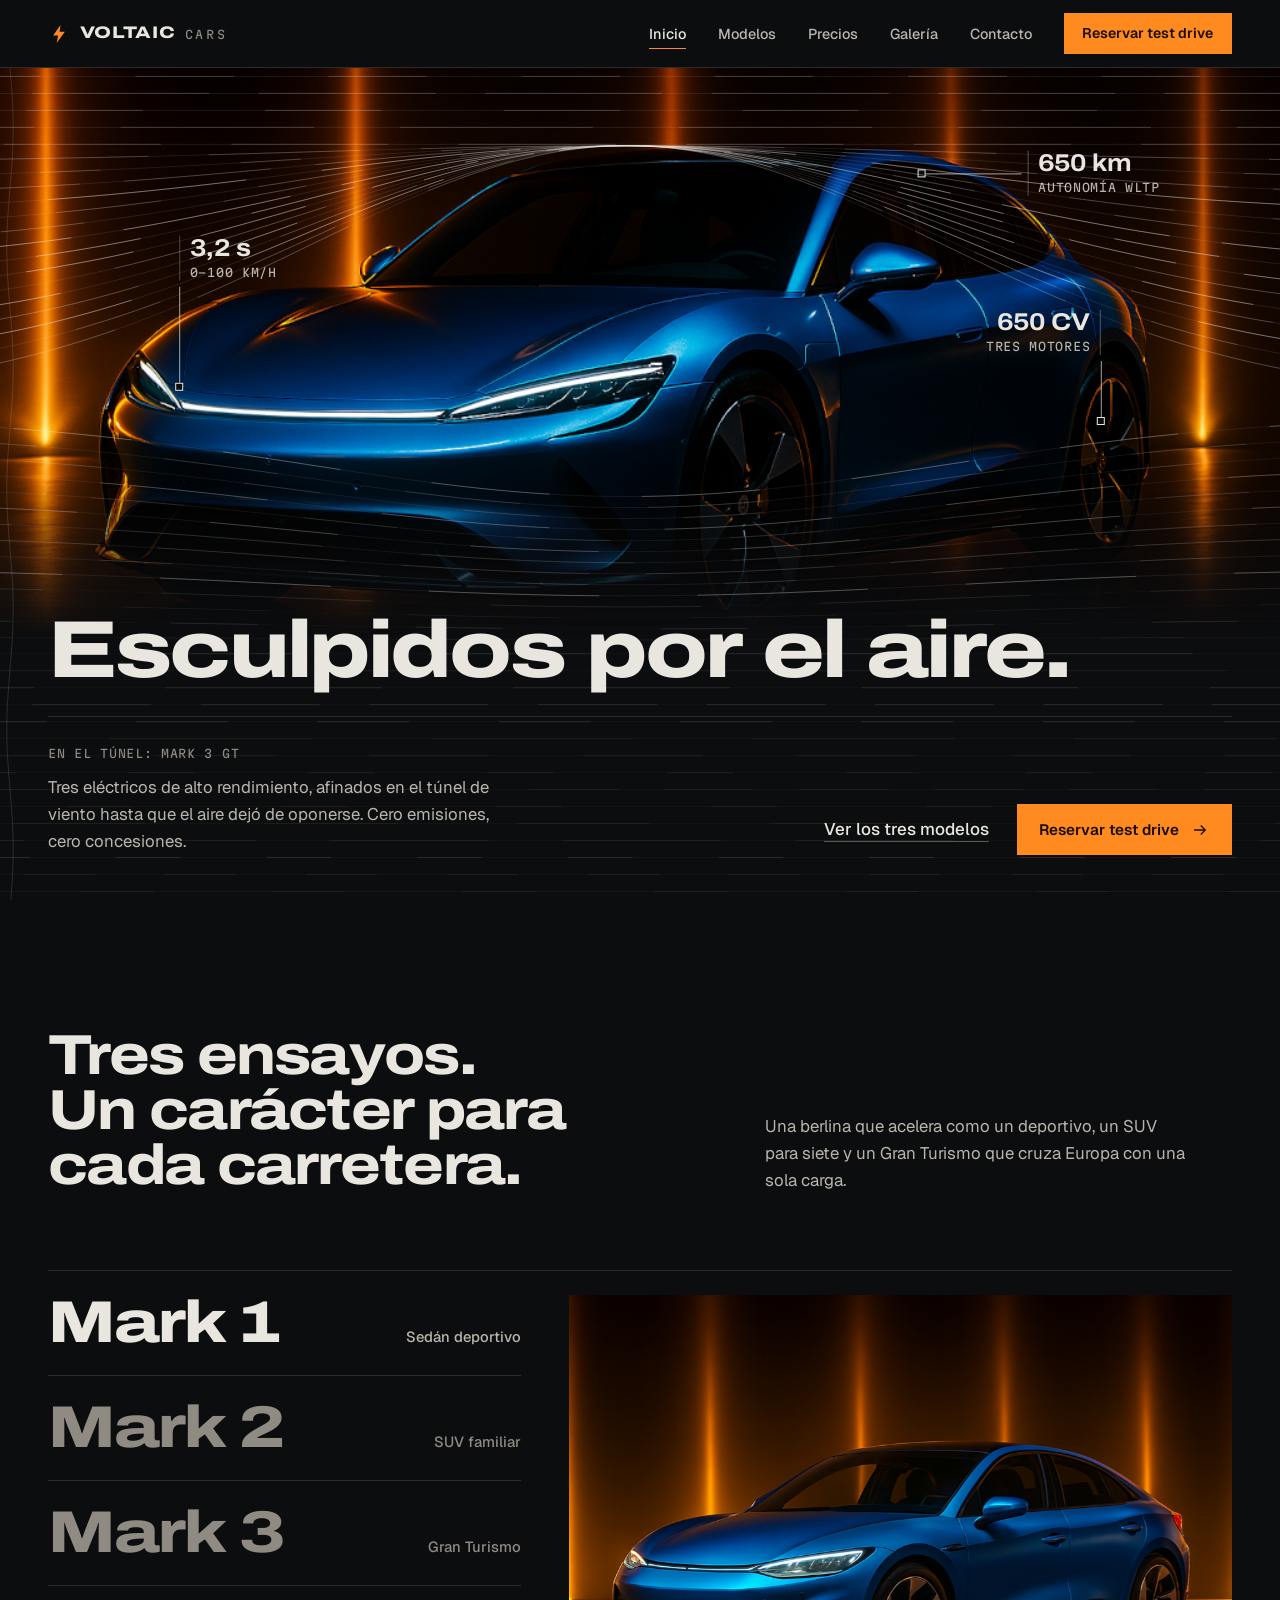
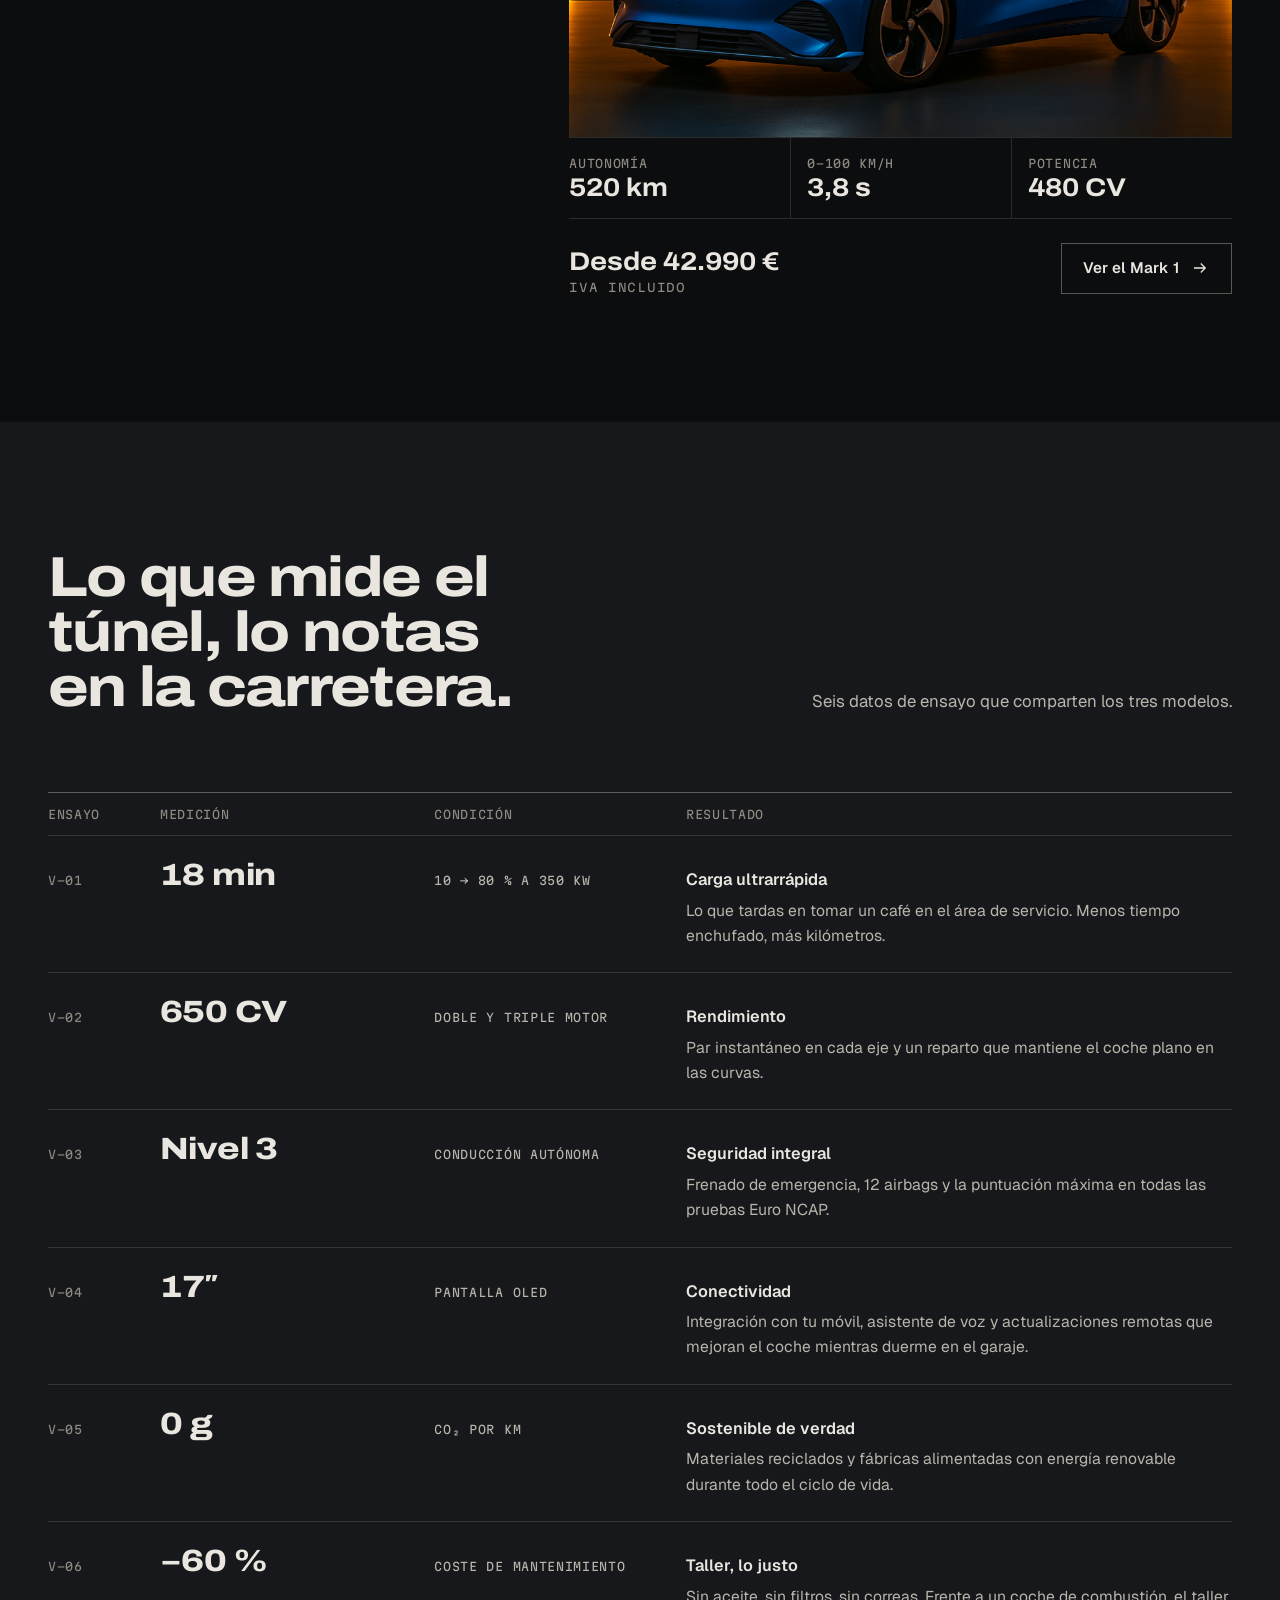
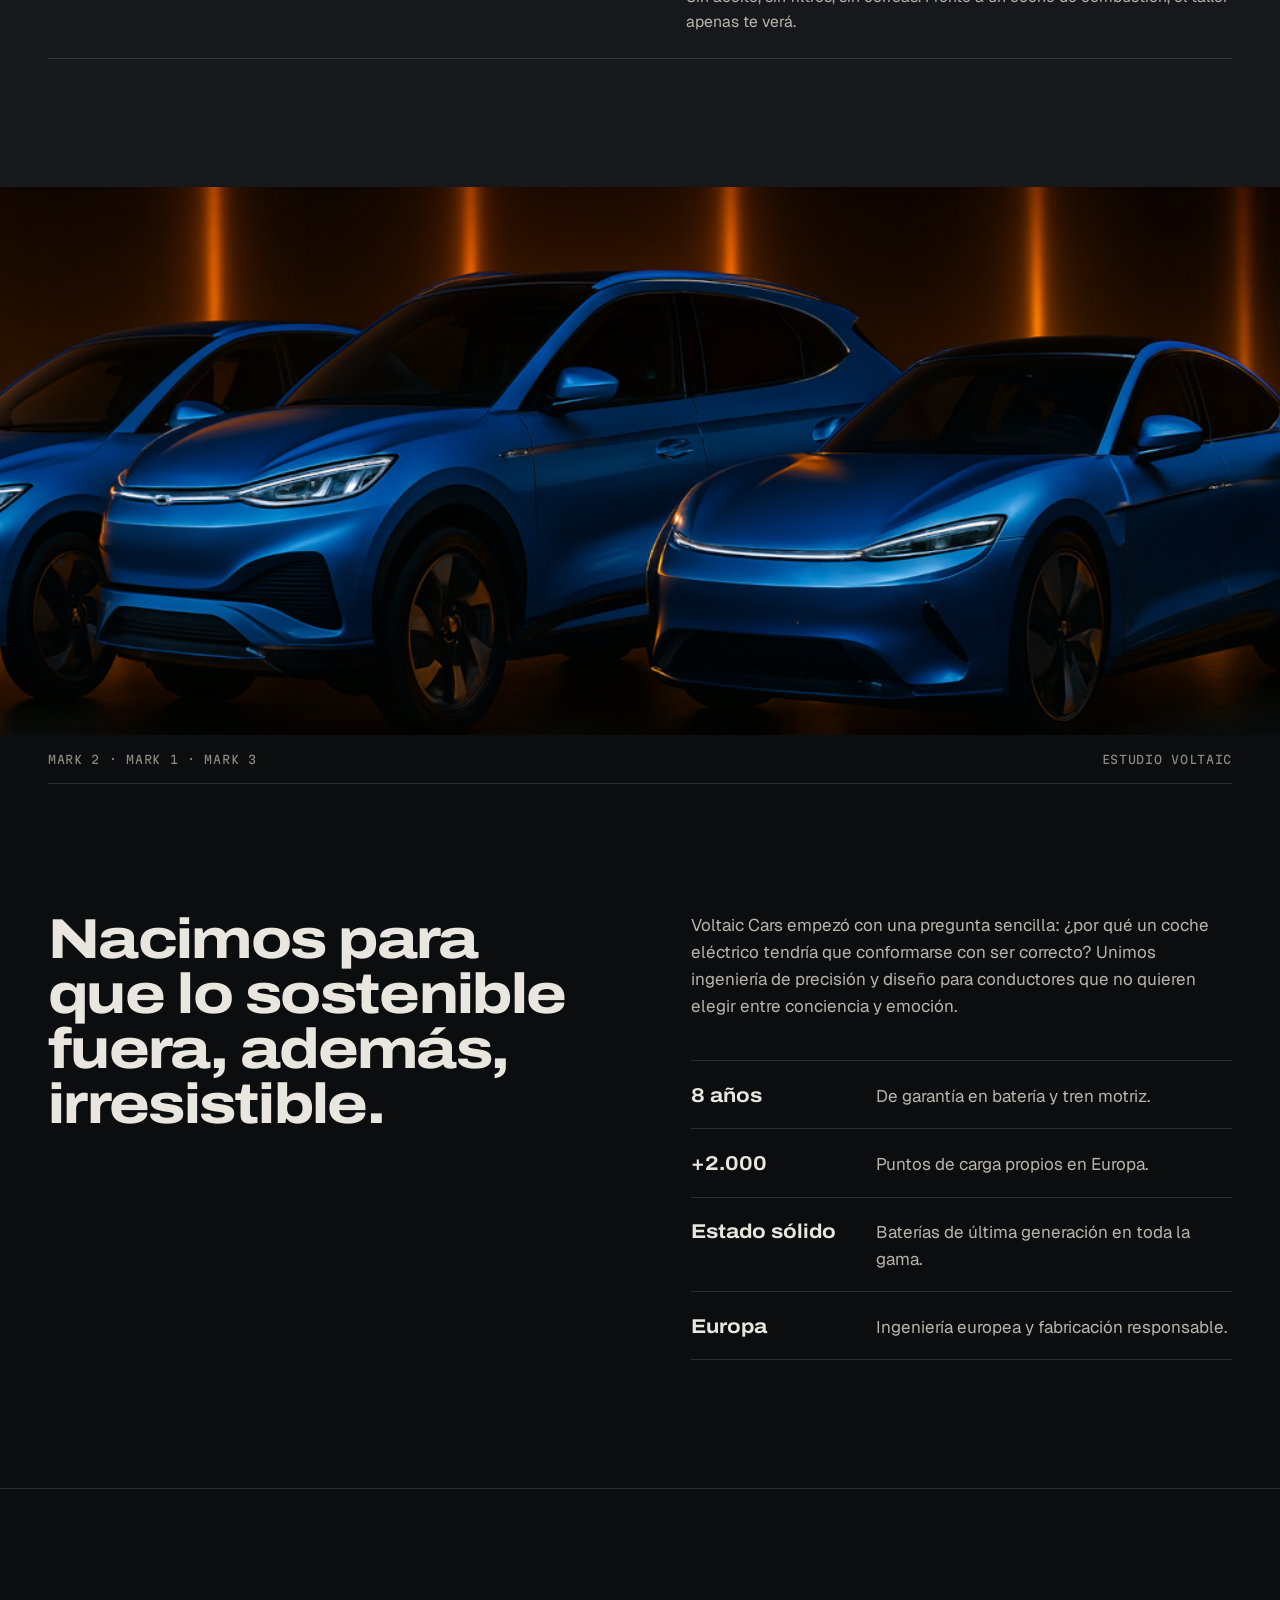
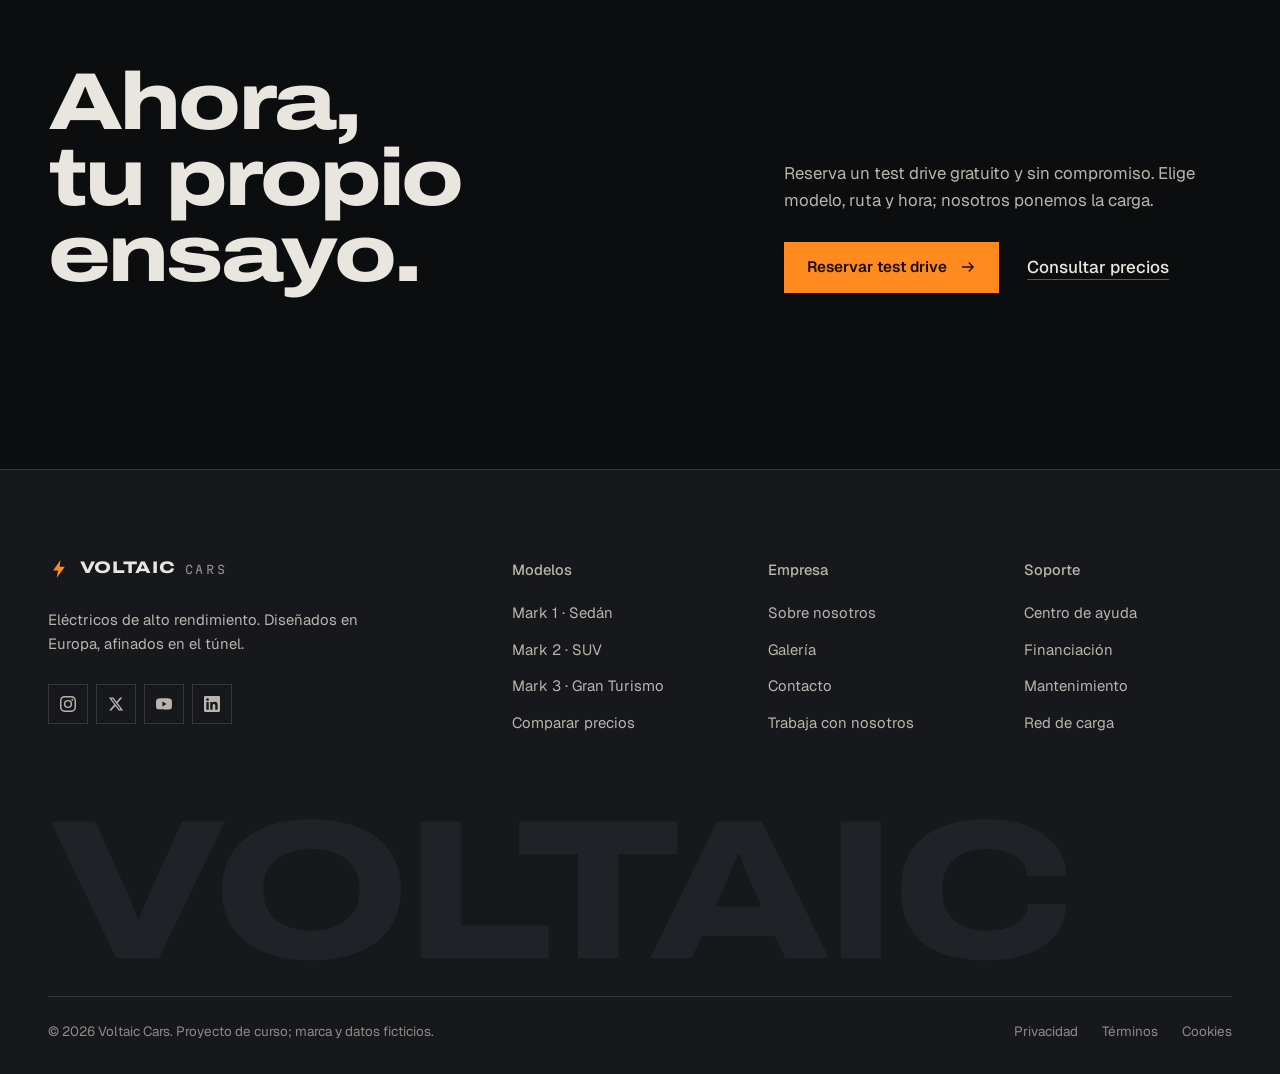
<file: index.html>
<!DOCTYPE html>
<html lang="es" class="no-js">
<head>
  <meta charset="UTF-8">
  <meta name="viewport" content="width=device-width, initial-scale=1.0">
  <meta name="description" content="Voltaic Cars: tres eléctricos de alto rendimiento afinados en el túnel de viento. Hasta 650 km de autonomía, 0-100 km/h en 3,2 s y cero emisiones.">
  <meta name="keywords" content="coches eléctricos, vehículos eléctricos, EV, movilidad sostenible, Voltaic Cars">
  <meta name="author" content="Voltaic Cars">
  <meta name="robots" content="index, follow">
  <meta name="theme-color" content="#0c0d0f">

  <!-- Open Graph -->
  <meta property="og:title" content="Voltaic Cars · Esculpidos por el aire">
  <meta property="og:description" content="Tres eléctricos de alto rendimiento afinados en el túnel de viento.">
  <meta property="og:type" content="website">
  <meta property="og:image" content="presentacion.png">

  <title>Voltaic Cars · Esculpidos por el aire</title>

  <script>document.documentElement.classList.replace('no-js', 'js');</script>

  <link rel="preconnect" href="https://fonts.googleapis.com">
  <link rel="preconnect" href="https://fonts.gstatic.com" crossorigin>
  <link href="https://fonts.googleapis.com/css2?family=Archivo:wdth,wght@100..125,400..900&family=Geist:wght@400;500;600&family=Martian+Mono:wght@400;500&display=swap" rel="stylesheet">

  <link rel="icon" type="image/svg+xml" href="favicon.svg">
  <link rel="stylesheet" href="styles.css">
</head>
<body>

  <a href="#main" class="skip-link">Saltar al contenido principal</a>

  <!-- ==================== HEADER ==================== -->
  <header class="header">
    <div class="container">
      <a href="index.html" class="brand" aria-label="Voltaic Cars, inicio">
        <svg class="brand__mark" viewBox="0 0 32 32" aria-hidden="true"><path d="M18.2 3 7.5 18.2h7.2L12.6 29 24.5 12.6h-7.6L18.2 3z"/></svg>
        <span class="brand__name">VOLTAIC</span>
        <span class="brand__sub">CARS</span>
      </a>

      <nav aria-label="Navegación principal">
        <button class="nav__toggle" type="button" aria-label="Abrir menú de navegación" aria-expanded="false" aria-controls="navList">
          <span></span><span></span><span></span>
        </button>
        <ul class="nav__list" id="navList">
          <li><a href="index.html" class="nav__link">Inicio</a></li>
          <li><a href="products.html" class="nav__link">Modelos</a></li>
          <li><a href="pricing.html" class="nav__link">Precios</a></li>
          <li><a href="gallery.html" class="nav__link">Galería</a></li>
          <li><a href="contact.html" class="nav__link">Contacto</a></li>
          <li><a href="contact.html" class="btn btn--primary nav__cta">Reservar test drive</a></li>
        </ul>
      </nav>
    </div>
  </header>

  <main id="main">

    <!-- Tunnel: the Mark 3 under test -->
    <section class="tunnel" aria-labelledby="heroTitle" data-smoke="hero" data-smoke-image=".tunnel__stage img" data-obstacle="0.49,0.6,0.43,0.27">
      <div class="tunnel__stage">
        <img src="mark3.png" alt="Voltaic Mark 3, Gran Turismo eléctrico azul, en un estudio oscuro con barras de luz ámbar" width="1024" height="683" fetchpriority="high">
        <div class="pins" aria-label="Datos del Mark 3">
          <div class="pin" data-x="0.14" data-y="0.58">
            <span class="pin__line"></span>
            <span class="pin__dot"></span>
            <span class="pin__label">
              <span class="pin__value" data-count="3.2" data-decimals="1" data-suffix=" s">3,2 s</span>
              <span class="pin__name">0–100 km/h</span>
            </span>
          </div>
          <div class="pin pin--side" data-x="0.72" data-y="0.33">
            <span class="pin__line"></span>
            <span class="pin__dot"></span>
            <span class="pin__label">
              <span class="pin__value" data-count="650" data-suffix=" km">650 km</span>
              <span class="pin__name">Autonomía WLTP</span>
            </span>
          </div>
          <div class="pin pin--flip pin--short" data-x="0.86" data-y="0.62">
            <span class="pin__line"></span>
            <span class="pin__dot"></span>
            <span class="pin__label">
              <span class="pin__value" data-count="650" data-suffix=" CV">650 CV</span>
              <span class="pin__name">Tres motores</span>
            </span>
          </div>
        </div>
      </div>

      <div class="tunnel__copy container">
        <dl class="readout">
          <div><dt>0–100 km/h</dt><dd>3,2 s</dd></div>
          <div><dt>Autonomía</dt><dd>650 km</dd></div>
          <div><dt>Potencia</dt><dd>650 CV</dd></div>
        </dl>
        <h1 id="heroTitle" class="display tunnel__title">Esculpidos por el aire.</h1>
        <div class="tunnel__row">
          <div>
            <p class="data tunnel__log">En el túnel: Mark 3 GT</p>
            <p class="lede">Tres eléctricos de alto rendimiento, afinados en el túnel de viento hasta que el aire dejó de oponerse. Cero emisiones, cero concesiones.</p>
          </div>
          <div class="tunnel__actions">
            <a href="products.html" class="link">Ver los tres modelos</a>
            <a href="contact.html" class="btn btn--primary">
              Reservar test drive
              <svg viewBox="0 0 24 24" aria-hidden="true"><path d="M4 12h15m-6-6 6 6-6 6"/></svg>
            </a>
          </div>
        </div>
      </div>
    </section>

    <!-- Line-up -->
    <section class="section" aria-labelledby="lineupTitle">
      <div class="container">
        <div class="section__head">
          <h2 id="lineupTitle" class="h2">Tres ensayos. Un carácter para cada carretera.</h2>
          <p class="lede">Una berlina que acelera como un deportivo, un SUV para siete y un Gran Turismo que cruza Europa con una sola carga.</p>
        </div>

        <div class="lineup__body" data-tabs>
          <div class="lineup__tabs" role="tablist" aria-label="Modelos Voltaic">
            <button class="lineup__tab" role="tab" id="tab-mark1" aria-controls="panel-mark1" aria-selected="true" type="button">
              <span class="lineup__tab-name">Mark 1</span>
              <span class="lineup__tab-type">Sedán deportivo</span>
            </button>
            <button class="lineup__tab" role="tab" id="tab-mark2" aria-controls="panel-mark2" aria-selected="false" type="button" tabindex="-1">
              <span class="lineup__tab-name">Mark 2</span>
              <span class="lineup__tab-type">SUV familiar</span>
            </button>
            <button class="lineup__tab" role="tab" id="tab-mark3" aria-controls="panel-mark3" aria-selected="false" type="button" tabindex="-1">
              <span class="lineup__tab-name">Mark 3</span>
              <span class="lineup__tab-type">Gran Turismo</span>
            </button>
          </div>

          <div>
            <article class="lineup__panel" id="panel-mark1" role="tabpanel" aria-labelledby="tab-mark1">
              <figure class="lineup__figure">
                <img src="mark1.png" alt="Voltaic Mark 1, sedán deportivo eléctrico azul, vista tres cuartos delantera" width="1024" height="683" loading="lazy">
              </figure>
              <dl class="specs">
                <div><dt>Autonomía</dt><dd>520 km</dd></div>
                <div><dt>0–100 km/h</dt><dd>3,8 s</dd></div>
                <div><dt>Potencia</dt><dd>480 CV</dd></div>
              </dl>
              <div class="lineup__meta">
                <p class="lineup__price">Desde 42.990 € <small class="data">IVA incluido</small></p>
                <a href="products.html#mark1" class="btn btn--ghost">
                  Ver el Mark 1
                  <svg viewBox="0 0 24 24" aria-hidden="true"><path d="M4 12h15m-6-6 6 6-6 6"/></svg>
                </a>
              </div>
            </article>

            <article class="lineup__panel" id="panel-mark2" role="tabpanel" aria-labelledby="tab-mark2">
              <figure class="lineup__figure">
                <img src="mark2.png" alt="Voltaic Mark 2, SUV eléctrico familiar azul, vista tres cuartos delantera" width="1024" height="683" loading="lazy">
              </figure>
              <dl class="specs">
                <div><dt>Autonomía</dt><dd>580 km</dd></div>
                <div><dt>0–100 km/h</dt><dd>4,2 s</dd></div>
                <div><dt>Potencia</dt><dd>550 CV</dd></div>
              </dl>
              <div class="lineup__meta">
                <p class="lineup__price">Desde 52.490 € <small class="data">IVA incluido</small></p>
                <a href="products.html#mark2" class="btn btn--ghost">
                  Ver el Mark 2
                  <svg viewBox="0 0 24 24" aria-hidden="true"><path d="M4 12h15m-6-6 6 6-6 6"/></svg>
                </a>
              </div>
            </article>

            <article class="lineup__panel" id="panel-mark3" role="tabpanel" aria-labelledby="tab-mark3">
              <figure class="lineup__figure">
                <img src="mark3.png" alt="Voltaic Mark 3, Gran Turismo eléctrico azul, vista tres cuartos delantera" width="1024" height="683" loading="lazy">
              </figure>
              <dl class="specs">
                <div><dt>Autonomía</dt><dd>650 km</dd></div>
                <div><dt>0–100 km/h</dt><dd>3,2 s</dd></div>
                <div><dt>Potencia</dt><dd>650 CV</dd></div>
              </dl>
              <div class="lineup__meta">
                <p class="lineup__price">Desde 68.990 € <small class="data">IVA incluido</small></p>
                <a href="products.html#mark3" class="btn btn--ghost">
                  Ver el Mark 3
                  <svg viewBox="0 0 24 24" aria-hidden="true"><path d="M4 12h15m-6-6 6 6-6 6"/></svg>
                </a>
              </div>
            </article>
          </div>
        </div>
      </div>
    </section>

    <!-- Test log -->
    <section class="section section--graphite" aria-labelledby="logTitle">
      <div class="container">
        <div class="section__head">
          <h2 id="logTitle" class="h2">Lo que mide el túnel, lo notas en la carretera.</h2>
          <p class="lede">Seis datos de ensayo que comparten los tres modelos.</p>
        </div>

        <div class="log">
          <div class="log__head" aria-hidden="true"><span class="log__id">Ensayo</span><span class="log__id">Medición</span><span class="log__id">Condición</span><span class="log__id">Resultado</span></div>
          <article class="log__row reveal">
            <span class="log__id">V-01</span>
            <p class="log__value">18 min</p>
            <span class="log__cond">10 → 80 % a 350 kW</span>
            <div class="log__note">
              <h3 class="log__title">Carga ultrarrápida</h3>
              <p class="log__text">Lo que tardas en tomar un café en el área de servicio. Menos tiempo enchufado, más kilómetros.</p>
            </div>
          </article>
          <article class="log__row reveal">
            <span class="log__id">V-02</span>
            <p class="log__value">650 CV</p>
            <span class="log__cond">Doble y triple motor</span>
            <div class="log__note">
              <h3 class="log__title">Rendimiento</h3>
              <p class="log__text">Par instantáneo en cada eje y un reparto que mantiene el coche plano en las curvas.</p>
            </div>
          </article>
          <article class="log__row reveal">
            <span class="log__id">V-03</span>
            <p class="log__value">Nivel 3</p>
            <span class="log__cond">Conducción autónoma</span>
            <div class="log__note">
              <h3 class="log__title">Seguridad integral</h3>
              <p class="log__text">Frenado de emergencia, 12 airbags y la puntuación máxima en todas las pruebas Euro NCAP.</p>
            </div>
          </article>
          <article class="log__row reveal">
            <span class="log__id">V-04</span>
            <p class="log__value">17″</p>
            <span class="log__cond">Pantalla OLED</span>
            <div class="log__note">
              <h3 class="log__title">Conectividad</h3>
              <p class="log__text">Integración con tu móvil, asistente de voz y actualizaciones remotas que mejoran el coche mientras duerme en el garaje.</p>
            </div>
          </article>
          <article class="log__row reveal">
            <span class="log__id">V-05</span>
            <p class="log__value">0 g</p>
            <span class="log__cond">CO₂ por km</span>
            <div class="log__note">
              <h3 class="log__title">Sostenible de verdad</h3>
              <p class="log__text">Materiales reciclados y fábricas alimentadas con energía renovable durante todo el ciclo de vida.</p>
            </div>
          </article>
          <article class="log__row reveal">
            <span class="log__id">V-06</span>
            <p class="log__value">−60 %</p>
            <span class="log__cond">Coste de mantenimiento</span>
            <div class="log__note">
              <h3 class="log__title">Taller, lo justo</h3>
              <p class="log__text">Sin aceite, sin filtros, sin correas. Frente a un coche de combustión, el taller apenas te verá.</p>
            </div>
          </article>
        </div>
      </div>
    </section>

    <!-- About -->
    <section aria-labelledby="aboutTitle">
      <figure class="plate">
        <img src="presentacion.png" alt="Los tres modelos Voltaic, Mark 1, Mark 2 y Mark 3, juntos en el estudio con barras de luz ámbar" width="1024" height="683" loading="lazy">
      </figure>
      <div class="container">
        <figcaption class="plate__caption data">
          <span>Mark 2 · Mark 1 · Mark 3</span>
          <span>Estudio Voltaic</span>
        </figcaption>
      </div>
      <div class="section">
        <div class="container about">
          <h2 id="aboutTitle" class="h2">Nacimos para que lo sostenible fuera, además, irresistible.</h2>
          <div class="prose">
            <p>Voltaic Cars empezó con una pregunta sencilla: ¿por qué un coche eléctrico tendría que conformarse con ser correcto? Unimos ingeniería de precisión y diseño para conductores que no quieren elegir entre conciencia y emoción.</p>
            <dl class="facts">
              <div><dt>8 años</dt><dd>De garantía en batería y tren motriz.</dd></div>
              <div><dt>+2.000</dt><dd>Puntos de carga propios en Europa.</dd></div>
              <div><dt>Estado sólido</dt><dd>Baterías de última generación en toda la gama.</dd></div>
              <div><dt>Europa</dt><dd>Ingeniería europea y fabricación responsable.</dd></div>
            </dl>
          </div>
        </div>
      </div>
    </section>

    <!-- Closing run -->
    <section class="closer" aria-labelledby="ctaTitle" data-smoke="quiet">
      <div class="container closer__inner">
        <h2 id="ctaTitle" class="display">Ahora, tu propio ensayo.</h2>
        <div class="closer__side">
          <p class="lede">Reserva un test drive gratuito y sin compromiso. Elige modelo, ruta y hora; nosotros ponemos la carga.</p>
          <div class="closer__actions">
            <a href="contact.html" class="btn btn--primary">
              Reservar test drive
              <svg viewBox="0 0 24 24" aria-hidden="true"><path d="M4 12h15m-6-6 6 6-6 6"/></svg>
            </a>
            <a href="pricing.html" class="link">Consultar precios</a>
          </div>
        </div>
      </div>
    </section>

  </main>

  <!-- ==================== FOOTER ==================== -->
  <footer class="footer">
    <div class="container">
      <div class="footer__grid">
        <div class="footer__brand">
          <a href="index.html" class="brand" aria-label="Voltaic Cars, inicio">
            <svg class="brand__mark" viewBox="0 0 32 32" aria-hidden="true"><path d="M18.2 3 7.5 18.2h7.2L12.6 29 24.5 12.6h-7.6L18.2 3z"/></svg>
            <span class="brand__name">VOLTAIC</span>
            <span class="brand__sub">CARS</span>
          </a>
          <p>Eléctricos de alto rendimiento. Diseñados en Europa, afinados en el túnel.</p>
          <div class="footer__social">
            <a href="#" aria-label="Instagram">
              <svg viewBox="0 0 24 24" aria-hidden="true"><path d="M12 2.163c3.204 0 3.584.012 4.85.07 3.252.148 4.771 1.691 4.919 4.919.058 1.265.069 1.645.069 4.849 0 3.205-.012 3.584-.069 4.849-.149 3.225-1.664 4.771-4.919 4.919-1.266.058-1.644.07-4.85.07-3.204 0-3.584-.012-4.849-.07-3.26-.149-4.771-1.699-4.919-4.92-.058-1.265-.07-1.644-.07-4.849 0-3.204.013-3.583.07-4.849.149-3.227 1.664-4.771 4.919-4.919 1.266-.057 1.645-.069 4.849-.069zM12 0C8.741 0 8.333.014 7.053.072 2.695.272.273 2.69.073 7.052.014 8.333 0 8.741 0 12c0 3.259.014 3.668.072 4.948.2 4.358 2.618 6.78 6.98 6.98C8.333 23.986 8.741 24 12 24c3.259 0 3.668-.014 4.948-.072 4.354-.2 6.782-2.618 6.979-6.98.059-1.28.073-1.689.073-4.948 0-3.259-.014-3.667-.072-4.947-.196-4.354-2.617-6.78-6.979-6.98C15.668.014 15.259 0 12 0zm0 5.838a6.162 6.162 0 100 12.324 6.162 6.162 0 000-12.324zM12 16a4 4 0 110-8 4 4 0 010 8zm6.406-11.845a1.44 1.44 0 100 2.881 1.44 1.44 0 000-2.881z"/></svg>
            </a>
            <a href="#" aria-label="X (Twitter)">
              <svg viewBox="0 0 24 24" aria-hidden="true"><path d="M18.244 2.25h3.308l-7.227 8.26 8.502 11.24H16.17l-5.214-6.817L4.99 21.75H1.68l7.73-8.835L1.254 2.25H8.08l4.713 6.231zm-1.161 17.52h1.833L7.084 4.126H5.117z"/></svg>
            </a>
            <a href="#" aria-label="YouTube">
              <svg viewBox="0 0 24 24" aria-hidden="true"><path d="M23.498 6.186a3.016 3.016 0 00-2.122-2.136C19.505 3.545 12 3.545 12 3.545s-7.505 0-9.377.505A3.017 3.017 0 00.502 6.186C0 8.07 0 12 0 12s0 3.93.502 5.814a3.016 3.016 0 002.122 2.136c1.871.505 9.376.505 9.376.505s7.505 0 9.377-.505a3.015 3.015 0 002.122-2.136C24 15.93 24 12 24 12s0-3.93-.502-5.814zM9.545 15.568V8.432L15.818 12l-6.273 3.568z"/></svg>
            </a>
            <a href="#" aria-label="LinkedIn">
              <svg viewBox="0 0 24 24" aria-hidden="true"><path d="M20.447 20.452h-3.554v-5.569c0-1.328-.027-3.037-1.852-3.037-1.853 0-2.136 1.445-2.136 2.939v5.667H9.351V9h3.414v1.561h.046c.477-.9 1.637-1.85 3.37-1.85 3.601 0 4.267 2.37 4.267 5.455v6.286zM5.337 7.433a2.062 2.062 0 01-2.063-2.065 2.064 2.064 0 112.063 2.065zm1.782 13.019H3.555V9h3.564v11.452zM22.225 0H1.771C.792 0 0 .774 0 1.729v20.542C0 23.227.792 24 1.771 24h20.451C23.2 24 24 23.227 24 22.271V1.729C24 .774 23.2 0 22.222 0h.003z"/></svg>
            </a>
          </div>
        </div>

        <div>
          <h3 class="tag footer__title">Modelos</h3>
          <ul class="footer__links">
            <li><a href="products.html#mark1">Mark 1 · Sedán</a></li>
            <li><a href="products.html#mark2">Mark 2 · SUV</a></li>
            <li><a href="products.html#mark3">Mark 3 · Gran Turismo</a></li>
            <li><a href="pricing.html">Comparar precios</a></li>
          </ul>
        </div>

        <div>
          <h3 class="tag footer__title">Empresa</h3>
          <ul class="footer__links">
            <li><a href="index.html#aboutTitle">Sobre nosotros</a></li>
            <li><a href="gallery.html">Galería</a></li>
            <li><a href="contact.html">Contacto</a></li>
            <li><a href="#">Trabaja con nosotros</a></li>
          </ul>
        </div>

        <div>
          <h3 class="tag footer__title">Soporte</h3>
          <ul class="footer__links">
            <li><a href="contact.html">Centro de ayuda</a></li>
            <li><a href="pricing.html#financeTitle">Financiación</a></li>
            <li><a href="#">Mantenimiento</a></li>
            <li><a href="#">Red de carga</a></li>
          </ul>
        </div>
      </div>

      <p class="footer__wordmark" aria-hidden="true">VOLTAIC</p>

      <div class="footer__bottom">
        <p>&copy; 2026 Voltaic Cars. Proyecto de curso; marca y datos ficticios.</p>
        <div class="footer__bottom-links">
          <a href="#">Privacidad</a>
          <a href="#">Términos</a>
          <a href="#">Cookies</a>
        </div>
      </div>
    </div>
  </footer>

  <script src="main.js"></script>
</body>
</html>
</file>
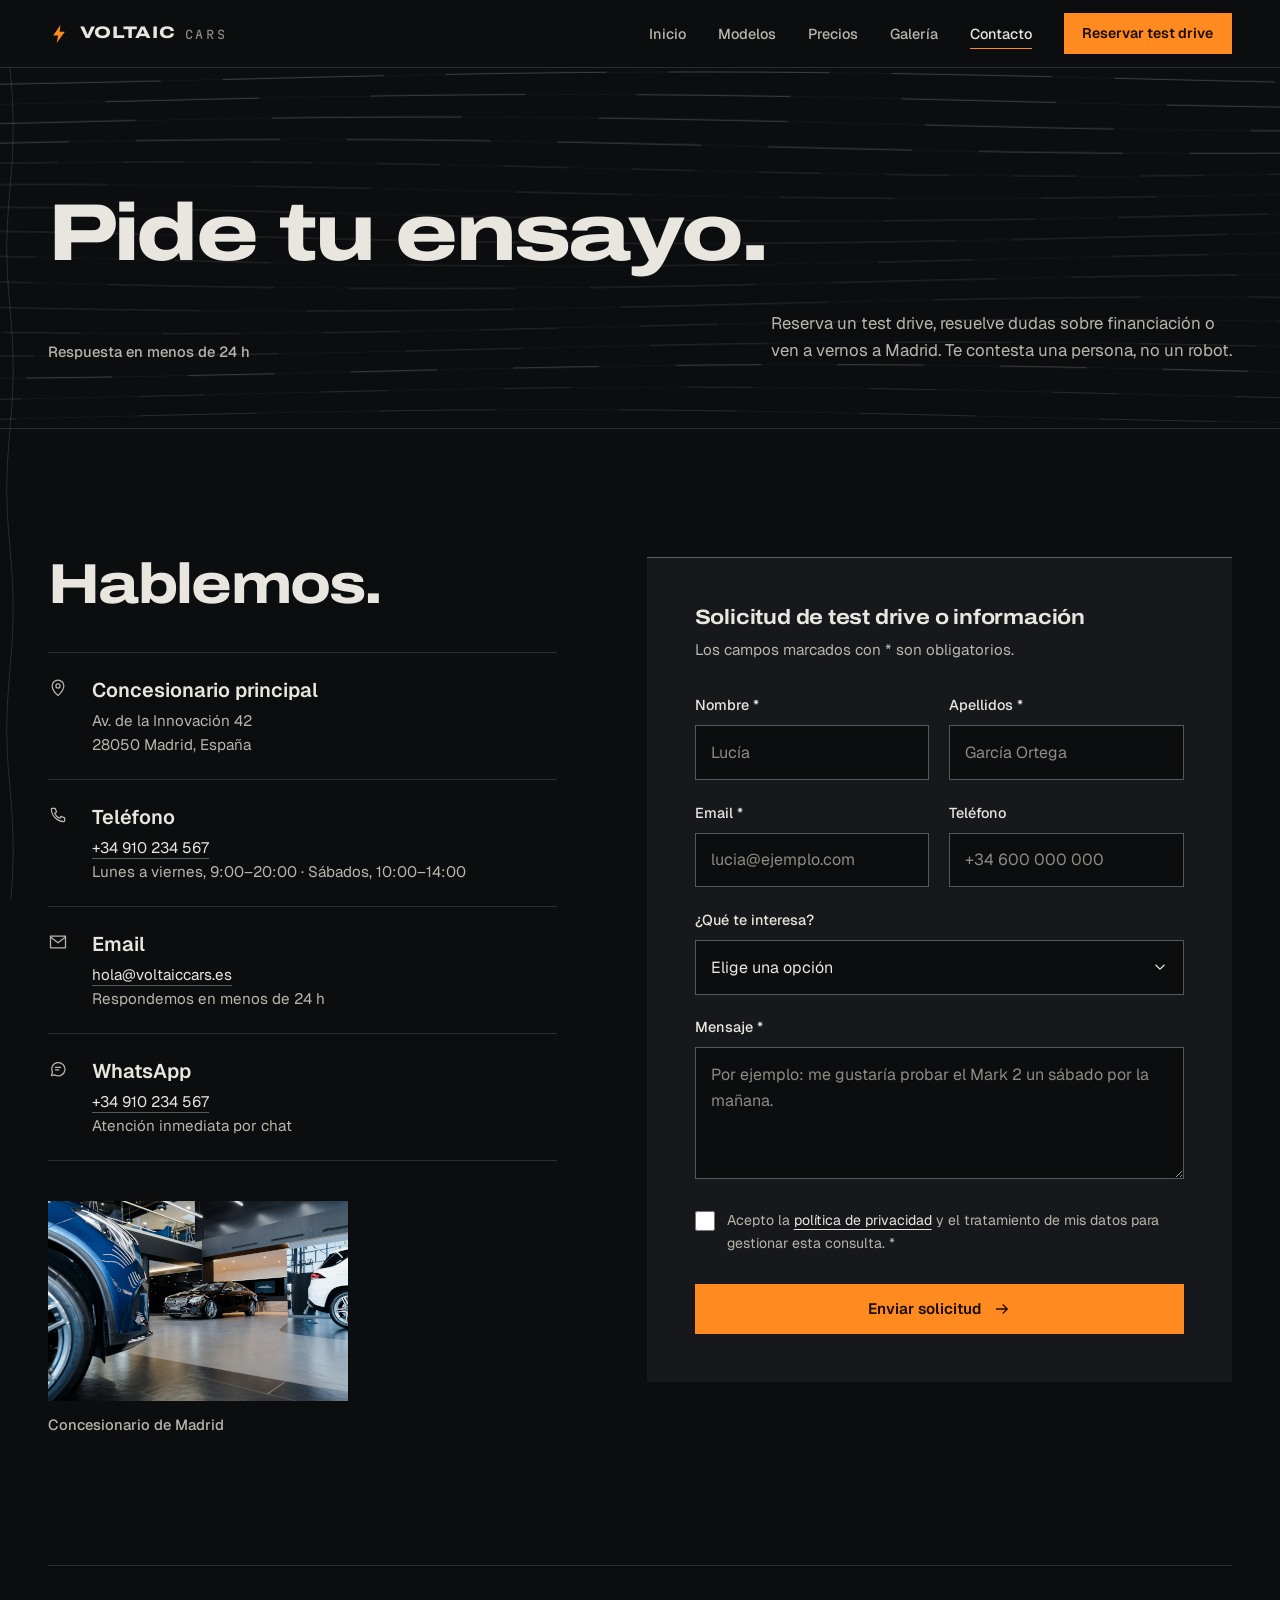
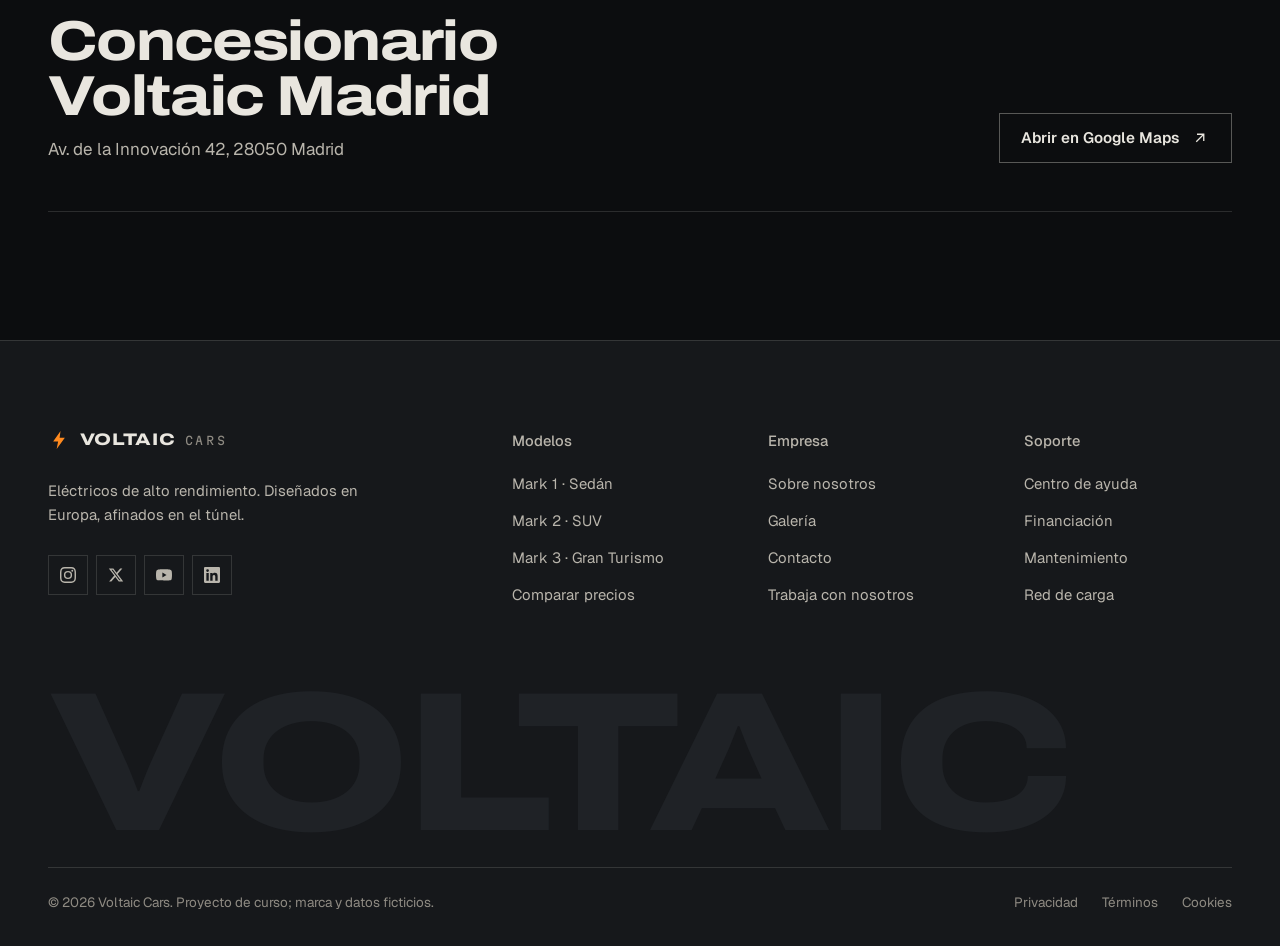
<file: contact.html>
<!DOCTYPE html>
<html lang="es" class="no-js">
<head>
  <meta charset="UTF-8">
  <meta name="viewport" content="width=device-width, initial-scale=1.0">
  <meta name="description" content="Reserva tu test drive, pide información o visita el concesionario Voltaic de Madrid.">
  <meta name="keywords" content="coches eléctricos, vehículos eléctricos, EV, movilidad sostenible, Voltaic Cars">
  <meta name="author" content="Voltaic Cars">
  <meta name="robots" content="index, follow">
  <meta name="theme-color" content="#0c0d0f">

  <!-- Open Graph -->
  <meta property="og:title" content="Contacto · Voltaic Cars">
  <meta property="og:description" content="Reserva tu test drive, pide información o visita el concesionario Voltaic de Madrid.">
  <meta property="og:type" content="website">
  <meta property="og:image" content="presentacion.png">

  <title>Contacto · Voltaic Cars</title>

  <script>document.documentElement.classList.replace('no-js', 'js');</script>

  <link rel="preconnect" href="https://fonts.googleapis.com">
  <link rel="preconnect" href="https://fonts.gstatic.com" crossorigin>
  <link href="https://fonts.googleapis.com/css2?family=Archivo:wdth,wght@100..125,400..900&family=Geist:wght@400;500;600&family=Martian+Mono:wght@400;500&display=swap" rel="stylesheet">

  <link rel="icon" type="image/svg+xml" href="favicon.svg">
  <link rel="stylesheet" href="styles.css">
</head>
<body>

  <a href="#main" class="skip-link">Saltar al contenido principal</a>

  <!-- ==================== HEADER ==================== -->
  <header class="header">
    <div class="container">
      <a href="index.html" class="brand" aria-label="Voltaic Cars, inicio">
        <svg class="brand__mark" viewBox="0 0 32 32" aria-hidden="true"><path d="M18.2 3 7.5 18.2h7.2L12.6 29 24.5 12.6h-7.6L18.2 3z"/></svg>
        <span class="brand__name">VOLTAIC</span>
        <span class="brand__sub">CARS</span>
      </a>

      <nav aria-label="Navegación principal">
        <button class="nav__toggle" type="button" aria-label="Abrir menú de navegación" aria-expanded="false" aria-controls="navList">
          <span></span><span></span><span></span>
        </button>
        <ul class="nav__list" id="navList">
          <li><a href="index.html" class="nav__link">Inicio</a></li>
          <li><a href="products.html" class="nav__link">Modelos</a></li>
          <li><a href="pricing.html" class="nav__link">Precios</a></li>
          <li><a href="gallery.html" class="nav__link">Galería</a></li>
          <li><a href="contact.html" class="nav__link">Contacto</a></li>
          <li><a href="contact.html" class="btn btn--primary nav__cta">Reservar test drive</a></li>
        </ul>
      </nav>
    </div>
  </header>

  <main id="main">

    <section class="page-head" aria-labelledby="pageTitle" data-smoke="quiet">
      <div class="container">
        <h1 id="pageTitle" class="display">Pide tu ensayo.</h1>
        <div class="page-head__row">
          <p class="tag">Respuesta en menos de 24 h</p>
          <p class="lede">Reserva un test drive, resuelve dudas sobre financiación o ven a vernos a Madrid. Te contesta una persona, no un robot.</p>
        </div>
      </div>
    </section>

    <section class="section" aria-labelledby="contactTitle">
      <div class="container contact">

        <div>
          <h2 id="contactTitle" class="h2">Hablemos.</h2>
          <ul class="channels">
            <li class="channel">
              <svg viewBox="0 0 24 24" aria-hidden="true"><path d="M12 21s-7-6.2-7-11.5a7 7 0 0 1 14 0C19 14.8 12 21 12 21z"/><circle cx="12" cy="9.5" r="2.5"/></svg>
              <div>
                <h3 class="channel__title">Concesionario principal</h3>
                <p class="channel__text">Av. de la Innovación 42<br>28050 Madrid, España</p>
              </div>
            </li>
            <li class="channel">
              <svg viewBox="0 0 24 24" aria-hidden="true"><path d="M5 4h3.5l1.8 4.5-2.3 1.4a11 11 0 0 0 6.1 6.1l1.4-2.3L20 15.5V19a1 1 0 0 1-1 1A16 16 0 0 1 4 5a1 1 0 0 1 1-1z"/></svg>
              <div>
                <h3 class="channel__title">Teléfono</h3>
                <p class="channel__text"><a href="tel:+34910234567">+34 910 234 567</a><br>Lunes a viernes, 9:00–20:00 · Sábados, 10:00–14:00</p>
              </div>
            </li>
            <li class="channel">
              <svg viewBox="0 0 24 24" aria-hidden="true"><rect x="3" y="5" width="18" height="14"/><path d="m3 6 9 7 9-7"/></svg>
              <div>
                <h3 class="channel__title">Email</h3>
                <p class="channel__text"><a href="mailto:hola@voltaiccars.es">hola@voltaiccars.es</a><br>Respondemos en menos de 24 h</p>
              </div>
            </li>
            <li class="channel">
              <svg viewBox="0 0 24 24" aria-hidden="true"><path d="M4 20l1.3-3.9A8 8 0 1 1 8 19z"/><path d="M9 10h6M9 13h4"/></svg>
              <div>
                <h3 class="channel__title">WhatsApp</h3>
                <p class="channel__text"><a href="https://wa.me/34910234567">+34 910 234 567</a><br>Atención inmediata por chat</p>
              </div>
            </li>
          </ul>

          <figure class="contact__photo">
            <img src="concesionario.jpg" alt="Interior del concesionario Voltaic en Madrid" width="300" height="200" loading="lazy">
            <figcaption class="tag">Concesionario de Madrid</figcaption>
          </figure>
        </div>

        <form id="contactForm" class="form" novalidate aria-labelledby="formTitle">
          <div class="form__content">
            <h3 id="formTitle" class="h3 form__title">Solicitud de test drive o información</h3>
            <p class="form__intro">Los campos marcados con * son obligatorios.</p>

            <div class="form__row">
              <div class="form__group">
                <label for="firstName" class="form__label">Nombre *</label>
                <input type="text" id="firstName" name="firstName" class="form__input" placeholder="Lucía" required autocomplete="given-name">
              </div>
              <div class="form__group">
                <label for="lastName" class="form__label">Apellidos *</label>
                <input type="text" id="lastName" name="lastName" class="form__input" placeholder="García Ortega" required autocomplete="family-name">
              </div>
            </div>

            <div class="form__row">
              <div class="form__group">
                <label for="email" class="form__label">Email *</label>
                <input type="email" id="email" name="email" class="form__input" placeholder="lucia@ejemplo.com" required autocomplete="email">
              </div>
              <div class="form__group">
                <label for="phone" class="form__label">Teléfono</label>
                <input type="tel" id="phone" name="phone" class="form__input" placeholder="+34 600 000 000" autocomplete="tel">
              </div>
            </div>

            <div class="form__group">
              <label for="interest" class="form__label">¿Qué te interesa?</label>
              <select id="interest" name="interest" class="form__select">
                <option value="">Elige una opción</option>
                <option value="test-drive">Reservar un test drive</option>
                <option value="mark1">Mark 1 · Sedán deportivo</option>
                <option value="mark2">Mark 2 · SUV familiar</option>
                <option value="mark3">Mark 3 · Gran Turismo</option>
                <option value="pricing">Financiación y precios</option>
                <option value="fleet">Flotas para empresas</option>
                <option value="other">Otra consulta</option>
              </select>
            </div>

            <div class="form__group">
              <label for="message" class="form__label">Mensaje *</label>
              <textarea id="message" name="message" class="form__textarea" placeholder="Por ejemplo: me gustaría probar el Mark 2 un sábado por la mañana." required></textarea>
            </div>

            <div class="form__group form__check">
              <input type="checkbox" id="privacy" name="privacy" required>
              <label for="privacy">Acepto la <a href="#">política de privacidad</a> y el tratamiento de mis datos para gestionar esta consulta. *</label>
            </div>

            <button type="submit" class="btn btn--primary btn--block form__submit">
              Enviar solicitud
              <svg viewBox="0 0 24 24" aria-hidden="true"><path d="M4 12h15m-6-6 6 6-6 6"/></svg>
            </button>
          </div>

          <div class="form__success" tabindex="-1" role="status">
            <svg class="form__success-mark" viewBox="0 0 24 24" aria-hidden="true"><path d="M4 12.5 9.5 18 20 6"/></svg>
            <h3 class="h3">Solicitud recibida.</h3>
            <p>Gracias. Un asesor te escribirá en menos de 24 horas para cerrar el día y la hora de tu ensayo.</p>
          </div>
        </form>

      </div>
    </section>

    <section class="section section--flush" aria-labelledby="visitTitle">
      <div class="container">
        <div class="visit">
          <div>
            <h2 id="visitTitle" class="h2">Concesionario Voltaic Madrid</h2>
            <p class="visit__address">Av. de la Innovación 42, 28050 Madrid</p>
          </div>
          <a href="https://maps.google.com/?q=Av.+de+la+Innovaci%C3%B3n+42+28050+Madrid" target="_blank" rel="noopener noreferrer" class="btn btn--ghost">
            Abrir en Google Maps
            <svg viewBox="0 0 24 24" aria-hidden="true"><path d="M7 17 17 7M8 7h9v9"/></svg>
          </a>
        </div>
      </div>
    </section>

  </main>

  <!-- ==================== FOOTER ==================== -->
  <footer class="footer">
    <div class="container">
      <div class="footer__grid">
        <div class="footer__brand">
          <a href="index.html" class="brand" aria-label="Voltaic Cars, inicio">
            <svg class="brand__mark" viewBox="0 0 32 32" aria-hidden="true"><path d="M18.2 3 7.5 18.2h7.2L12.6 29 24.5 12.6h-7.6L18.2 3z"/></svg>
            <span class="brand__name">VOLTAIC</span>
            <span class="brand__sub">CARS</span>
          </a>
          <p>Eléctricos de alto rendimiento. Diseñados en Europa, afinados en el túnel.</p>
          <div class="footer__social">
            <a href="#" aria-label="Instagram">
              <svg viewBox="0 0 24 24" aria-hidden="true"><path d="M12 2.163c3.204 0 3.584.012 4.85.07 3.252.148 4.771 1.691 4.919 4.919.058 1.265.069 1.645.069 4.849 0 3.205-.012 3.584-.069 4.849-.149 3.225-1.664 4.771-4.919 4.919-1.266.058-1.644.07-4.85.07-3.204 0-3.584-.012-4.849-.07-3.26-.149-4.771-1.699-4.919-4.92-.058-1.265-.07-1.644-.07-4.849 0-3.204.013-3.583.07-4.849.149-3.227 1.664-4.771 4.919-4.919 1.266-.057 1.645-.069 4.849-.069zM12 0C8.741 0 8.333.014 7.053.072 2.695.272.273 2.69.073 7.052.014 8.333 0 8.741 0 12c0 3.259.014 3.668.072 4.948.2 4.358 2.618 6.78 6.98 6.98C8.333 23.986 8.741 24 12 24c3.259 0 3.668-.014 4.948-.072 4.354-.2 6.782-2.618 6.979-6.98.059-1.28.073-1.689.073-4.948 0-3.259-.014-3.667-.072-4.947-.196-4.354-2.617-6.78-6.979-6.98C15.668.014 15.259 0 12 0zm0 5.838a6.162 6.162 0 100 12.324 6.162 6.162 0 000-12.324zM12 16a4 4 0 110-8 4 4 0 010 8zm6.406-11.845a1.44 1.44 0 100 2.881 1.44 1.44 0 000-2.881z"/></svg>
            </a>
            <a href="#" aria-label="X (Twitter)">
              <svg viewBox="0 0 24 24" aria-hidden="true"><path d="M18.244 2.25h3.308l-7.227 8.26 8.502 11.24H16.17l-5.214-6.817L4.99 21.75H1.68l7.73-8.835L1.254 2.25H8.08l4.713 6.231zm-1.161 17.52h1.833L7.084 4.126H5.117z"/></svg>
            </a>
            <a href="#" aria-label="YouTube">
              <svg viewBox="0 0 24 24" aria-hidden="true"><path d="M23.498 6.186a3.016 3.016 0 00-2.122-2.136C19.505 3.545 12 3.545 12 3.545s-7.505 0-9.377.505A3.017 3.017 0 00.502 6.186C0 8.07 0 12 0 12s0 3.93.502 5.814a3.016 3.016 0 002.122 2.136c1.871.505 9.376.505 9.376.505s7.505 0 9.377-.505a3.015 3.015 0 002.122-2.136C24 15.93 24 12 24 12s0-3.93-.502-5.814zM9.545 15.568V8.432L15.818 12l-6.273 3.568z"/></svg>
            </a>
            <a href="#" aria-label="LinkedIn">
              <svg viewBox="0 0 24 24" aria-hidden="true"><path d="M20.447 20.452h-3.554v-5.569c0-1.328-.027-3.037-1.852-3.037-1.853 0-2.136 1.445-2.136 2.939v5.667H9.351V9h3.414v1.561h.046c.477-.9 1.637-1.85 3.37-1.85 3.601 0 4.267 2.37 4.267 5.455v6.286zM5.337 7.433a2.062 2.062 0 01-2.063-2.065 2.064 2.064 0 112.063 2.065zm1.782 13.019H3.555V9h3.564v11.452zM22.225 0H1.771C.792 0 0 .774 0 1.729v20.542C0 23.227.792 24 1.771 24h20.451C23.2 24 24 23.227 24 22.271V1.729C24 .774 23.2 0 22.222 0h.003z"/></svg>
            </a>
          </div>
        </div>

        <div>
          <h3 class="tag footer__title">Modelos</h3>
          <ul class="footer__links">
            <li><a href="products.html#mark1">Mark 1 · Sedán</a></li>
            <li><a href="products.html#mark2">Mark 2 · SUV</a></li>
            <li><a href="products.html#mark3">Mark 3 · Gran Turismo</a></li>
            <li><a href="pricing.html">Comparar precios</a></li>
          </ul>
        </div>

        <div>
          <h3 class="tag footer__title">Empresa</h3>
          <ul class="footer__links">
            <li><a href="index.html#aboutTitle">Sobre nosotros</a></li>
            <li><a href="gallery.html">Galería</a></li>
            <li><a href="contact.html">Contacto</a></li>
            <li><a href="#">Trabaja con nosotros</a></li>
          </ul>
        </div>

        <div>
          <h3 class="tag footer__title">Soporte</h3>
          <ul class="footer__links">
            <li><a href="contact.html">Centro de ayuda</a></li>
            <li><a href="pricing.html#financeTitle">Financiación</a></li>
            <li><a href="#">Mantenimiento</a></li>
            <li><a href="#">Red de carga</a></li>
          </ul>
        </div>
      </div>

      <p class="footer__wordmark" aria-hidden="true">VOLTAIC</p>

      <div class="footer__bottom">
        <p>&copy; 2026 Voltaic Cars. Proyecto de curso; marca y datos ficticios.</p>
        <div class="footer__bottom-links">
          <a href="#">Privacidad</a>
          <a href="#">Términos</a>
          <a href="#">Cookies</a>
        </div>
      </div>
    </div>
  </footer>

  <script src="main.js"></script>
</body>
</html>
</file>
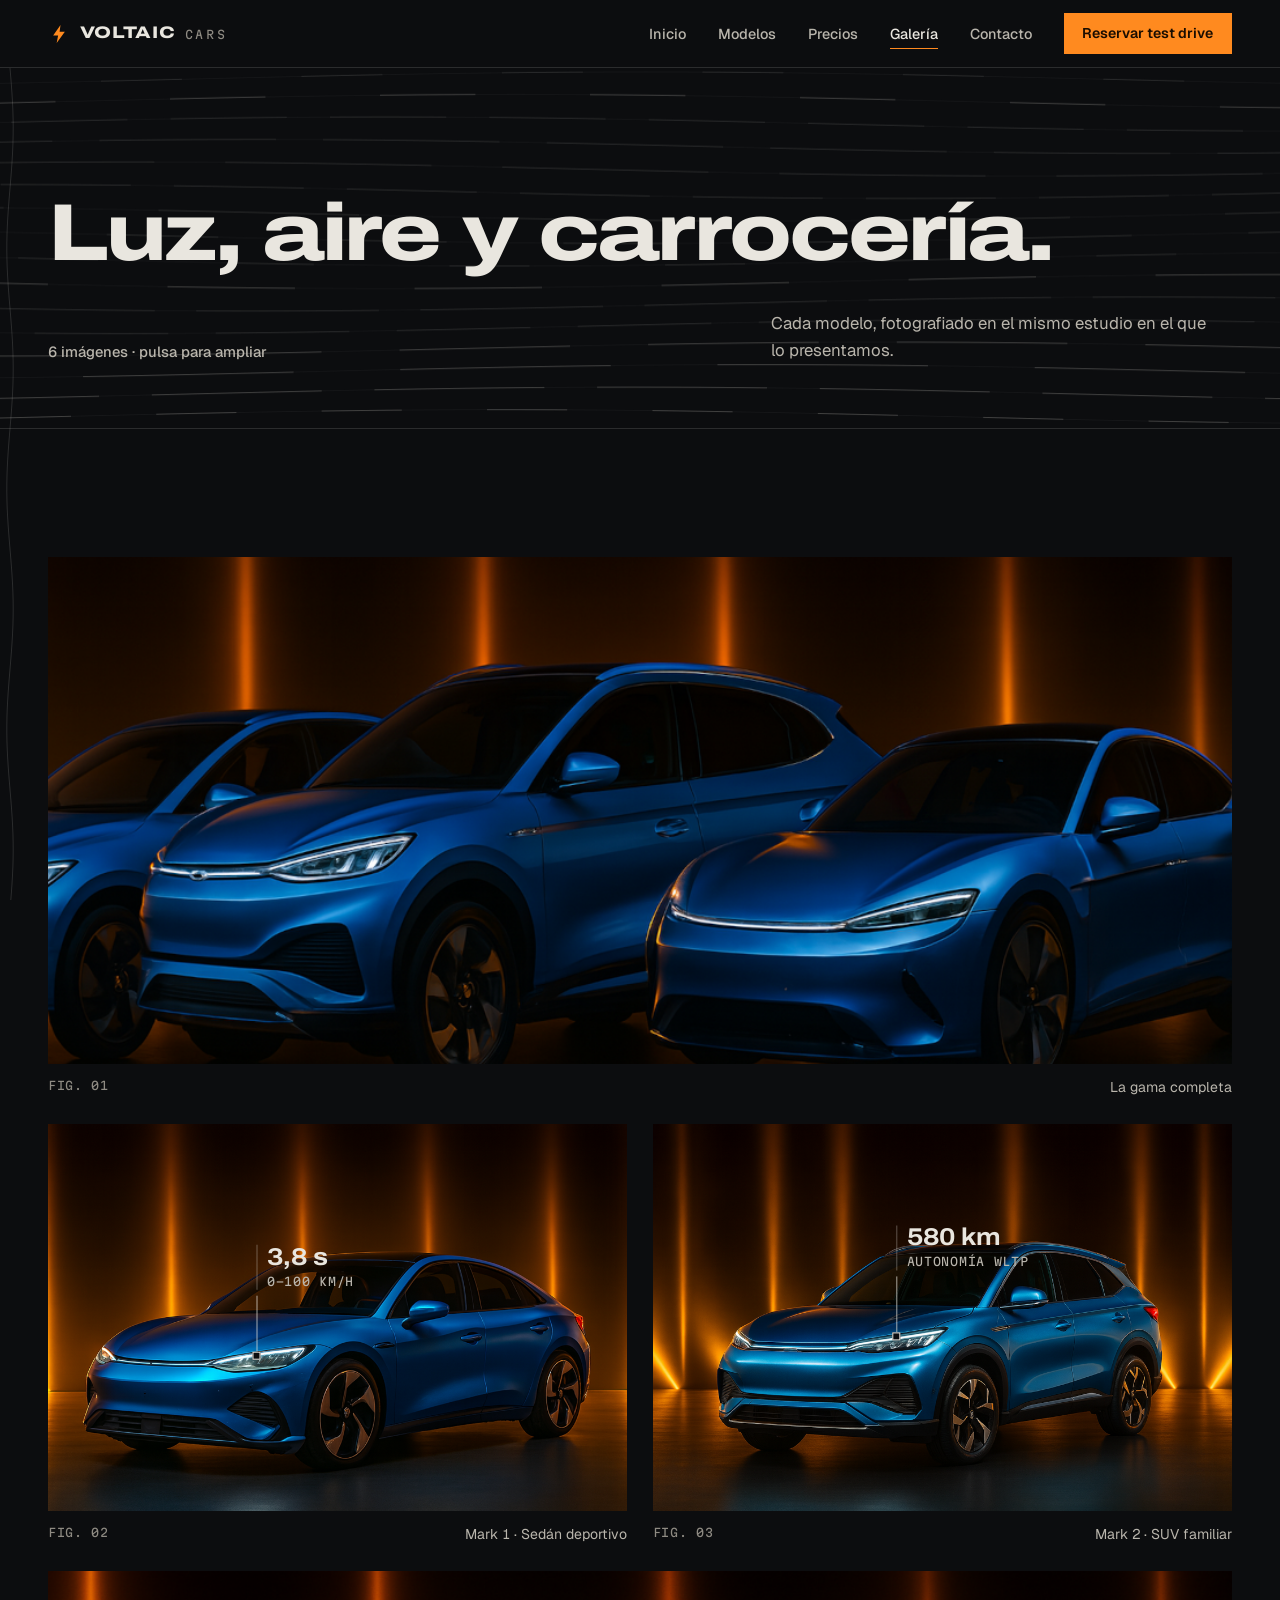
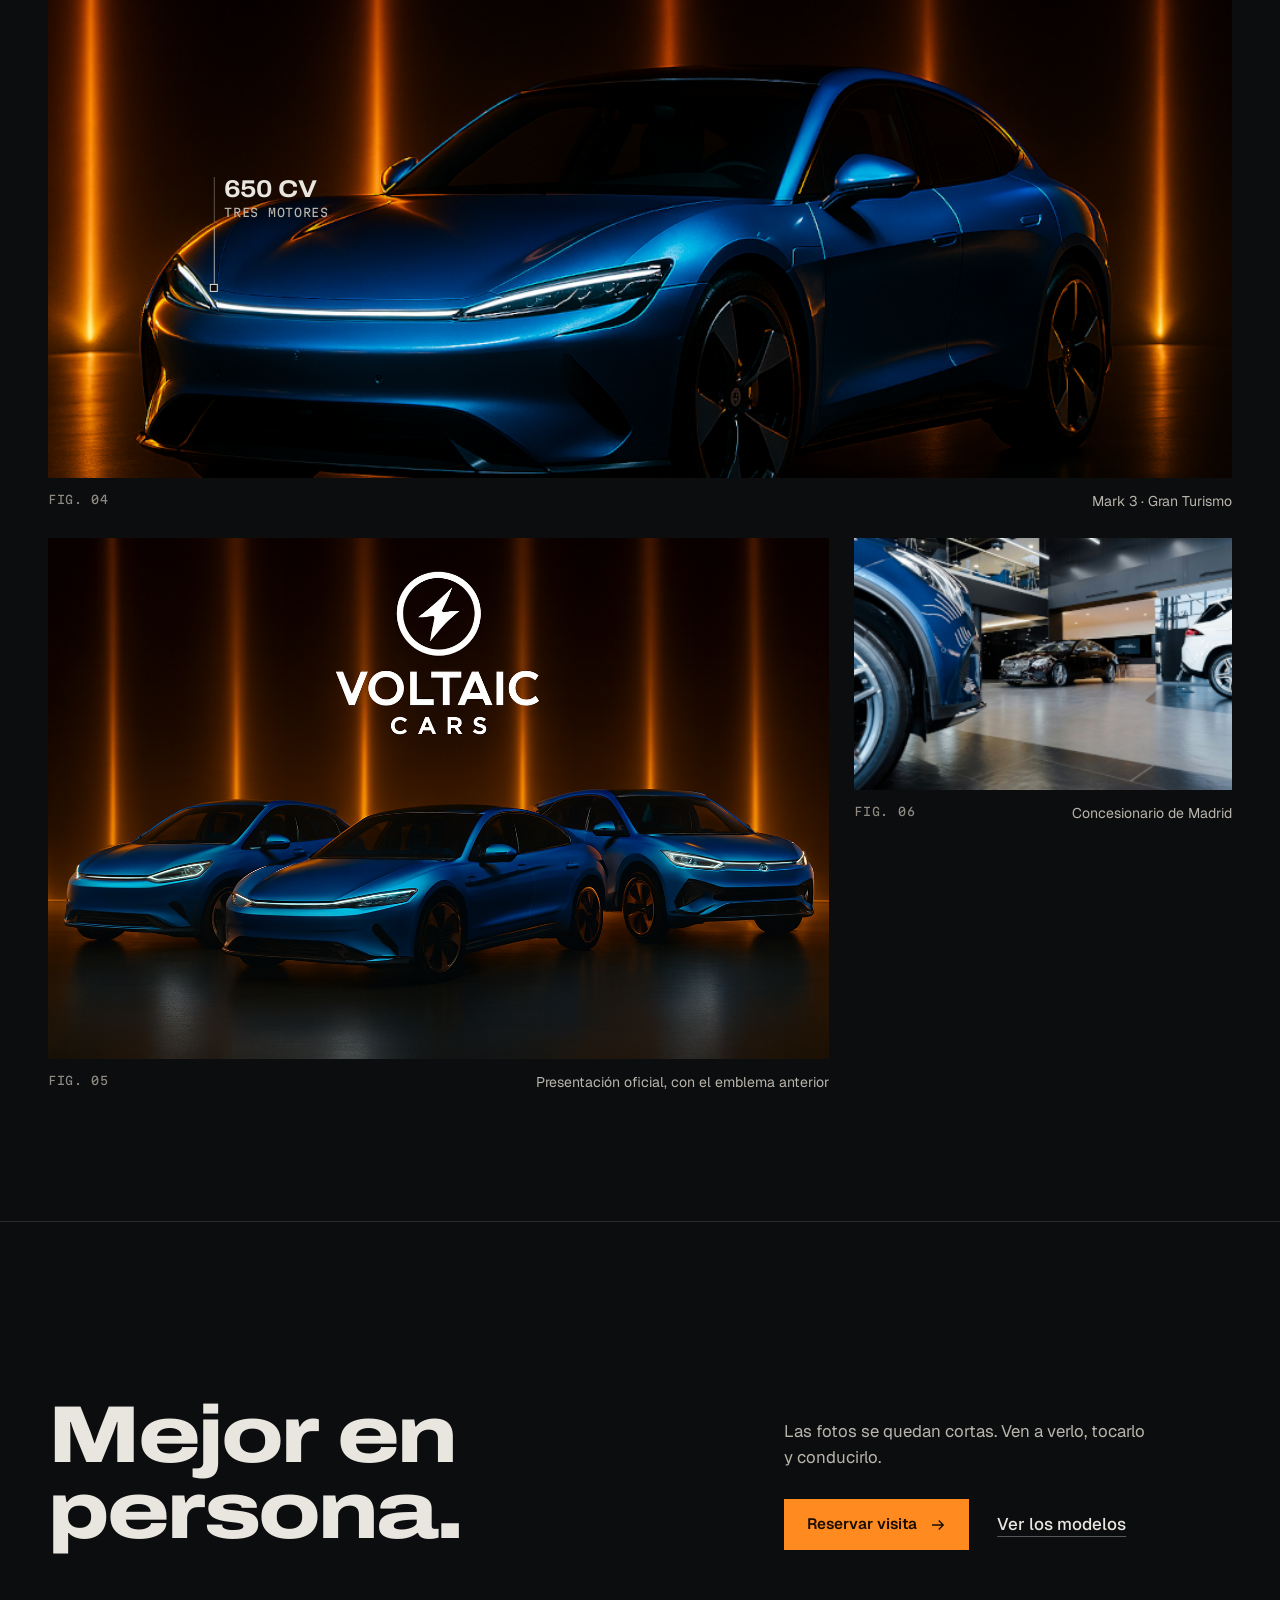
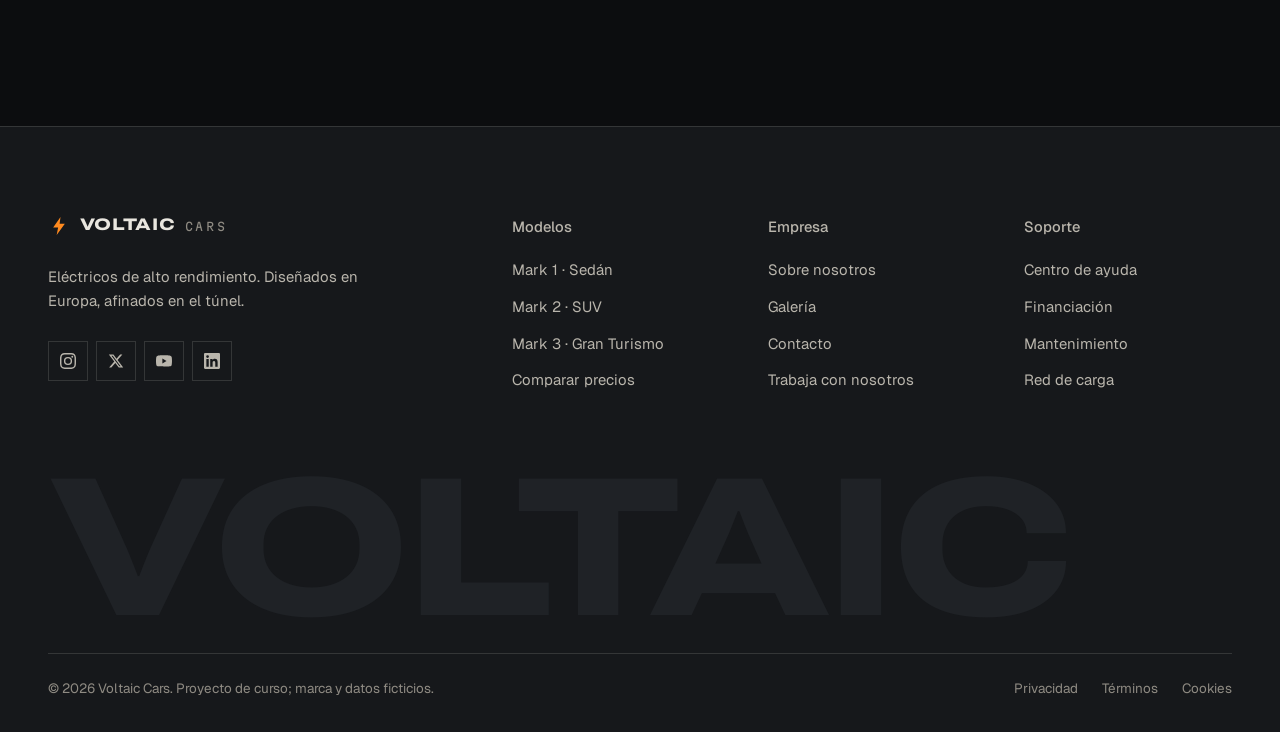
<file: gallery.html>
<!DOCTYPE html>
<html lang="es" class="no-js">
<head>
  <meta charset="UTF-8">
  <meta name="viewport" content="width=device-width, initial-scale=1.0">
  <meta name="description" content="Galería de imágenes de los eléctricos Voltaic Mark 1, Mark 2 y Mark 3 en el estudio.">
  <meta name="keywords" content="coches eléctricos, vehículos eléctricos, EV, movilidad sostenible, Voltaic Cars">
  <meta name="author" content="Voltaic Cars">
  <meta name="robots" content="index, follow">
  <meta name="theme-color" content="#0c0d0f">

  <!-- Open Graph -->
  <meta property="og:title" content="Galería · Voltaic Cars">
  <meta property="og:description" content="Galería de imágenes de los eléctricos Voltaic Mark 1, Mark 2 y Mark 3 en el estudio.">
  <meta property="og:type" content="website">
  <meta property="og:image" content="presentacion.png">

  <title>Galería · Voltaic Cars</title>

  <script>document.documentElement.classList.replace('no-js', 'js');</script>

  <link rel="preconnect" href="https://fonts.googleapis.com">
  <link rel="preconnect" href="https://fonts.gstatic.com" crossorigin>
  <link href="https://fonts.googleapis.com/css2?family=Archivo:wdth,wght@100..125,400..900&family=Geist:wght@400;500;600&family=Martian+Mono:wght@400;500&display=swap" rel="stylesheet">

  <link rel="icon" type="image/svg+xml" href="favicon.svg">
  <link rel="stylesheet" href="styles.css">
</head>
<body>

  <a href="#main" class="skip-link">Saltar al contenido principal</a>

  <!-- ==================== HEADER ==================== -->
  <header class="header">
    <div class="container">
      <a href="index.html" class="brand" aria-label="Voltaic Cars, inicio">
        <svg class="brand__mark" viewBox="0 0 32 32" aria-hidden="true"><path d="M18.2 3 7.5 18.2h7.2L12.6 29 24.5 12.6h-7.6L18.2 3z"/></svg>
        <span class="brand__name">VOLTAIC</span>
        <span class="brand__sub">CARS</span>
      </a>

      <nav aria-label="Navegación principal">
        <button class="nav__toggle" type="button" aria-label="Abrir menú de navegación" aria-expanded="false" aria-controls="navList">
          <span></span><span></span><span></span>
        </button>
        <ul class="nav__list" id="navList">
          <li><a href="index.html" class="nav__link">Inicio</a></li>
          <li><a href="products.html" class="nav__link">Modelos</a></li>
          <li><a href="pricing.html" class="nav__link">Precios</a></li>
          <li><a href="gallery.html" class="nav__link">Galería</a></li>
          <li><a href="contact.html" class="nav__link">Contacto</a></li>
          <li><a href="contact.html" class="btn btn--primary nav__cta">Reservar test drive</a></li>
        </ul>
      </nav>
    </div>
  </header>

  <main id="main">

    <section class="page-head" aria-labelledby="pageTitle" data-smoke="quiet">
      <div class="container">
        <h1 id="pageTitle" class="display">Luz, aire y carrocería.</h1>
        <div class="page-head__row">
          <p class="tag">6 imágenes · pulsa para ampliar</p>
          <p class="lede">Cada modelo, fotografiado en el mismo estudio en el que lo presentamos.</p>
        </div>
      </div>
    </section>

    <section class="section" aria-labelledby="galleryTitle">
      <div class="container">
        <h2 id="galleryTitle" class="sr-only">Galería de imágenes</h2>
        <div class="gallery__grid">

          <button class="gallery__item gallery__item--full" type="button" aria-label="Ampliar: la gama Voltaic completa">
            <span class="gallery__frame">
              <img src="presentacion.png" alt="Los tres modelos Voltaic juntos en el estudio, bajo barras de luz ámbar" width="1024" height="683" loading="lazy">
            </span>
            <span class="gallery__caption data"><span>Fig. 01</span><span>La gama completa</span></span>
          </button>

          <button class="gallery__item gallery__item--half" type="button" aria-label="Ampliar: Voltaic Mark 1">
            <span class="gallery__frame">
              <img src="mark1.png" alt="Voltaic Mark 1, sedán deportivo eléctrico, vista tres cuartos delantera" width="1024" height="683" loading="lazy">
              <span class="pins" aria-hidden="true">
                <span class="pin pin--short" data-x="0.36" data-y="0.6">
                  <span class="pin__line"></span><span class="pin__dot"></span>
                  <span class="pin__label"><span class="pin__value">3,8 s</span><span class="pin__name">0–100 km/h</span></span>
                </span>
              </span>
            </span>
            <span class="gallery__caption data"><span>Fig. 02</span><span>Mark 1 · Sedán deportivo</span></span>
          </button>

          <button class="gallery__item gallery__item--half" type="button" aria-label="Ampliar: Voltaic Mark 2">
            <span class="gallery__frame">
              <img src="mark2.png" alt="Voltaic Mark 2, SUV eléctrico familiar, vista tres cuartos delantera" width="1024" height="683" loading="lazy">
              <span class="pins" aria-hidden="true">
                <span class="pin pin--short" data-x="0.42" data-y="0.55">
                  <span class="pin__line"></span><span class="pin__dot"></span>
                  <span class="pin__label"><span class="pin__value">580 km</span><span class="pin__name">Autonomía WLTP</span></span>
                </span>
              </span>
            </span>
            <span class="gallery__caption data"><span>Fig. 03</span><span>Mark 2 · SUV familiar</span></span>
          </button>

          <button class="gallery__item gallery__item--full" type="button" aria-label="Ampliar: Voltaic Mark 3">
            <span class="gallery__frame">
              <img src="mark3.png" alt="Voltaic Mark 3, Gran Turismo eléctrico, vista tres cuartos delantera" width="1024" height="683" loading="lazy">
              <span class="pins" aria-hidden="true">
                <span class="pin pin--short" data-x="0.14" data-y="0.58">
                  <span class="pin__line"></span><span class="pin__dot"></span>
                  <span class="pin__label"><span class="pin__value">650 CV</span><span class="pin__name">Tres motores</span></span>
                </span>
              </span>
            </span>
            <span class="gallery__caption data"><span>Fig. 04</span><span>Mark 3 · Gran Turismo</span></span>
          </button>

          <button class="gallery__item gallery__item--wide" type="button" aria-label="Ampliar: presentación oficial">
            <span class="gallery__frame">
              <img src="presentacion (2).png" alt="Presentación oficial de Voltaic Cars: los tres modelos bajo el emblema anterior de la marca" width="1536" height="1024" loading="lazy">
            </span>
            <span class="gallery__caption data"><span>Fig. 05</span><span>Presentación oficial, con el emblema anterior</span></span>
          </button>

          <button class="gallery__item" type="button" aria-label="Ampliar: concesionario Voltaic">
            <span class="gallery__frame">
              <img src="concesionario.jpg" alt="Interior del concesionario Voltaic con vehículos en exposición" width="300" height="200" loading="lazy">
            </span>
            <span class="gallery__caption data"><span>Fig. 06</span><span>Concesionario de Madrid</span></span>
          </button>

        </div>
      </div>
    </section>

    <section class="closer" aria-labelledby="ctaGallery" data-smoke="quiet">
      <div class="container closer__inner">
        <h2 id="ctaGallery" class="display">Mejor en persona.</h2>
        <div class="closer__side">
          <p class="lede">Las fotos se quedan cortas. Ven a verlo, tocarlo y conducirlo.</p>
          <div class="closer__actions">
            <a href="contact.html" class="btn btn--primary">
              Reservar visita
              <svg viewBox="0 0 24 24" aria-hidden="true"><path d="M4 12h15m-6-6 6 6-6 6"/></svg>
            </a>
            <a href="products.html" class="link">Ver los modelos</a>
          </div>
        </div>
      </div>
    </section>

  </main>

  <div class="lightbox" role="dialog" aria-modal="true" aria-label="Visor de imagen" aria-hidden="true">
    <button class="lightbox__close" type="button" aria-label="Cerrar visor">
      <svg viewBox="0 0 24 24" aria-hidden="true"><path d="M6 6l12 12M18 6 6 18"/></svg>
    </button>
    <button class="lightbox__nav lightbox__nav--prev" type="button" aria-label="Imagen anterior">
      <svg viewBox="0 0 24 24" aria-hidden="true"><path d="m15 5-7 7 7 7"/></svg>
    </button>
    <img class="lightbox__img" alt="">
    <button class="lightbox__nav lightbox__nav--next" type="button" aria-label="Imagen siguiente">
      <svg viewBox="0 0 24 24" aria-hidden="true"><path d="m9 5 7 7-7 7"/></svg>
    </button>
  </div>

  <!-- ==================== FOOTER ==================== -->
  <footer class="footer">
    <div class="container">
      <div class="footer__grid">
        <div class="footer__brand">
          <a href="index.html" class="brand" aria-label="Voltaic Cars, inicio">
            <svg class="brand__mark" viewBox="0 0 32 32" aria-hidden="true"><path d="M18.2 3 7.5 18.2h7.2L12.6 29 24.5 12.6h-7.6L18.2 3z"/></svg>
            <span class="brand__name">VOLTAIC</span>
            <span class="brand__sub">CARS</span>
          </a>
          <p>Eléctricos de alto rendimiento. Diseñados en Europa, afinados en el túnel.</p>
          <div class="footer__social">
            <a href="#" aria-label="Instagram">
              <svg viewBox="0 0 24 24" aria-hidden="true"><path d="M12 2.163c3.204 0 3.584.012 4.85.07 3.252.148 4.771 1.691 4.919 4.919.058 1.265.069 1.645.069 4.849 0 3.205-.012 3.584-.069 4.849-.149 3.225-1.664 4.771-4.919 4.919-1.266.058-1.644.07-4.85.07-3.204 0-3.584-.012-4.849-.07-3.26-.149-4.771-1.699-4.919-4.92-.058-1.265-.07-1.644-.07-4.849 0-3.204.013-3.583.07-4.849.149-3.227 1.664-4.771 4.919-4.919 1.266-.057 1.645-.069 4.849-.069zM12 0C8.741 0 8.333.014 7.053.072 2.695.272.273 2.69.073 7.052.014 8.333 0 8.741 0 12c0 3.259.014 3.668.072 4.948.2 4.358 2.618 6.78 6.98 6.98C8.333 23.986 8.741 24 12 24c3.259 0 3.668-.014 4.948-.072 4.354-.2 6.782-2.618 6.979-6.98.059-1.28.073-1.689.073-4.948 0-3.259-.014-3.667-.072-4.947-.196-4.354-2.617-6.78-6.979-6.98C15.668.014 15.259 0 12 0zm0 5.838a6.162 6.162 0 100 12.324 6.162 6.162 0 000-12.324zM12 16a4 4 0 110-8 4 4 0 010 8zm6.406-11.845a1.44 1.44 0 100 2.881 1.44 1.44 0 000-2.881z"/></svg>
            </a>
            <a href="#" aria-label="X (Twitter)">
              <svg viewBox="0 0 24 24" aria-hidden="true"><path d="M18.244 2.25h3.308l-7.227 8.26 8.502 11.24H16.17l-5.214-6.817L4.99 21.75H1.68l7.73-8.835L1.254 2.25H8.08l4.713 6.231zm-1.161 17.52h1.833L7.084 4.126H5.117z"/></svg>
            </a>
            <a href="#" aria-label="YouTube">
              <svg viewBox="0 0 24 24" aria-hidden="true"><path d="M23.498 6.186a3.016 3.016 0 00-2.122-2.136C19.505 3.545 12 3.545 12 3.545s-7.505 0-9.377.505A3.017 3.017 0 00.502 6.186C0 8.07 0 12 0 12s0 3.93.502 5.814a3.016 3.016 0 002.122 2.136c1.871.505 9.376.505 9.376.505s7.505 0 9.377-.505a3.015 3.015 0 002.122-2.136C24 15.93 24 12 24 12s0-3.93-.502-5.814zM9.545 15.568V8.432L15.818 12l-6.273 3.568z"/></svg>
            </a>
            <a href="#" aria-label="LinkedIn">
              <svg viewBox="0 0 24 24" aria-hidden="true"><path d="M20.447 20.452h-3.554v-5.569c0-1.328-.027-3.037-1.852-3.037-1.853 0-2.136 1.445-2.136 2.939v5.667H9.351V9h3.414v1.561h.046c.477-.9 1.637-1.85 3.37-1.85 3.601 0 4.267 2.37 4.267 5.455v6.286zM5.337 7.433a2.062 2.062 0 01-2.063-2.065 2.064 2.064 0 112.063 2.065zm1.782 13.019H3.555V9h3.564v11.452zM22.225 0H1.771C.792 0 0 .774 0 1.729v20.542C0 23.227.792 24 1.771 24h20.451C23.2 24 24 23.227 24 22.271V1.729C24 .774 23.2 0 22.222 0h.003z"/></svg>
            </a>
          </div>
        </div>

        <div>
          <h3 class="tag footer__title">Modelos</h3>
          <ul class="footer__links">
            <li><a href="products.html#mark1">Mark 1 · Sedán</a></li>
            <li><a href="products.html#mark2">Mark 2 · SUV</a></li>
            <li><a href="products.html#mark3">Mark 3 · Gran Turismo</a></li>
            <li><a href="pricing.html">Comparar precios</a></li>
          </ul>
        </div>

        <div>
          <h3 class="tag footer__title">Empresa</h3>
          <ul class="footer__links">
            <li><a href="index.html#aboutTitle">Sobre nosotros</a></li>
            <li><a href="gallery.html">Galería</a></li>
            <li><a href="contact.html">Contacto</a></li>
            <li><a href="#">Trabaja con nosotros</a></li>
          </ul>
        </div>

        <div>
          <h3 class="tag footer__title">Soporte</h3>
          <ul class="footer__links">
            <li><a href="contact.html">Centro de ayuda</a></li>
            <li><a href="pricing.html#financeTitle">Financiación</a></li>
            <li><a href="#">Mantenimiento</a></li>
            <li><a href="#">Red de carga</a></li>
          </ul>
        </div>
      </div>

      <p class="footer__wordmark" aria-hidden="true">VOLTAIC</p>

      <div class="footer__bottom">
        <p>&copy; 2026 Voltaic Cars. Proyecto de curso; marca y datos ficticios.</p>
        <div class="footer__bottom-links">
          <a href="#">Privacidad</a>
          <a href="#">Términos</a>
          <a href="#">Cookies</a>
        </div>
      </div>
    </div>
  </footer>

  <script src="main.js"></script>
</body>
</html>
</file>
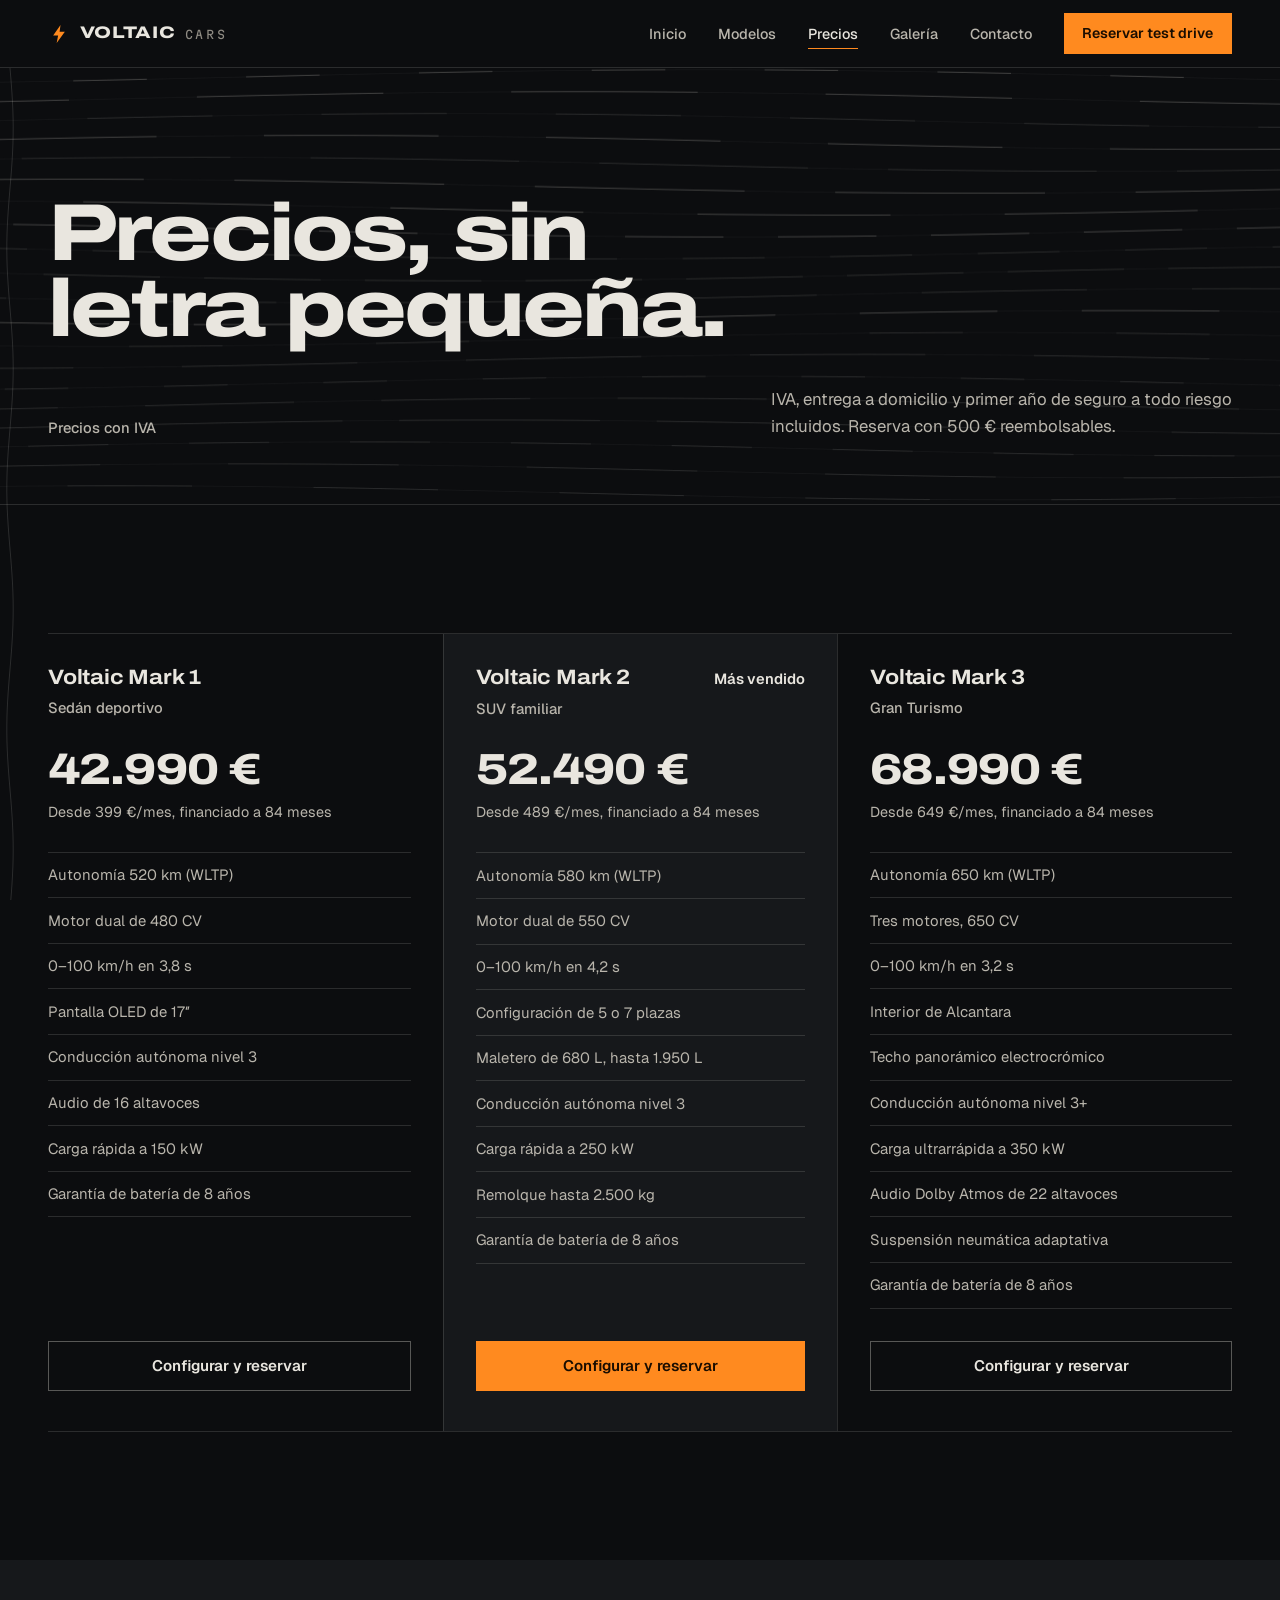
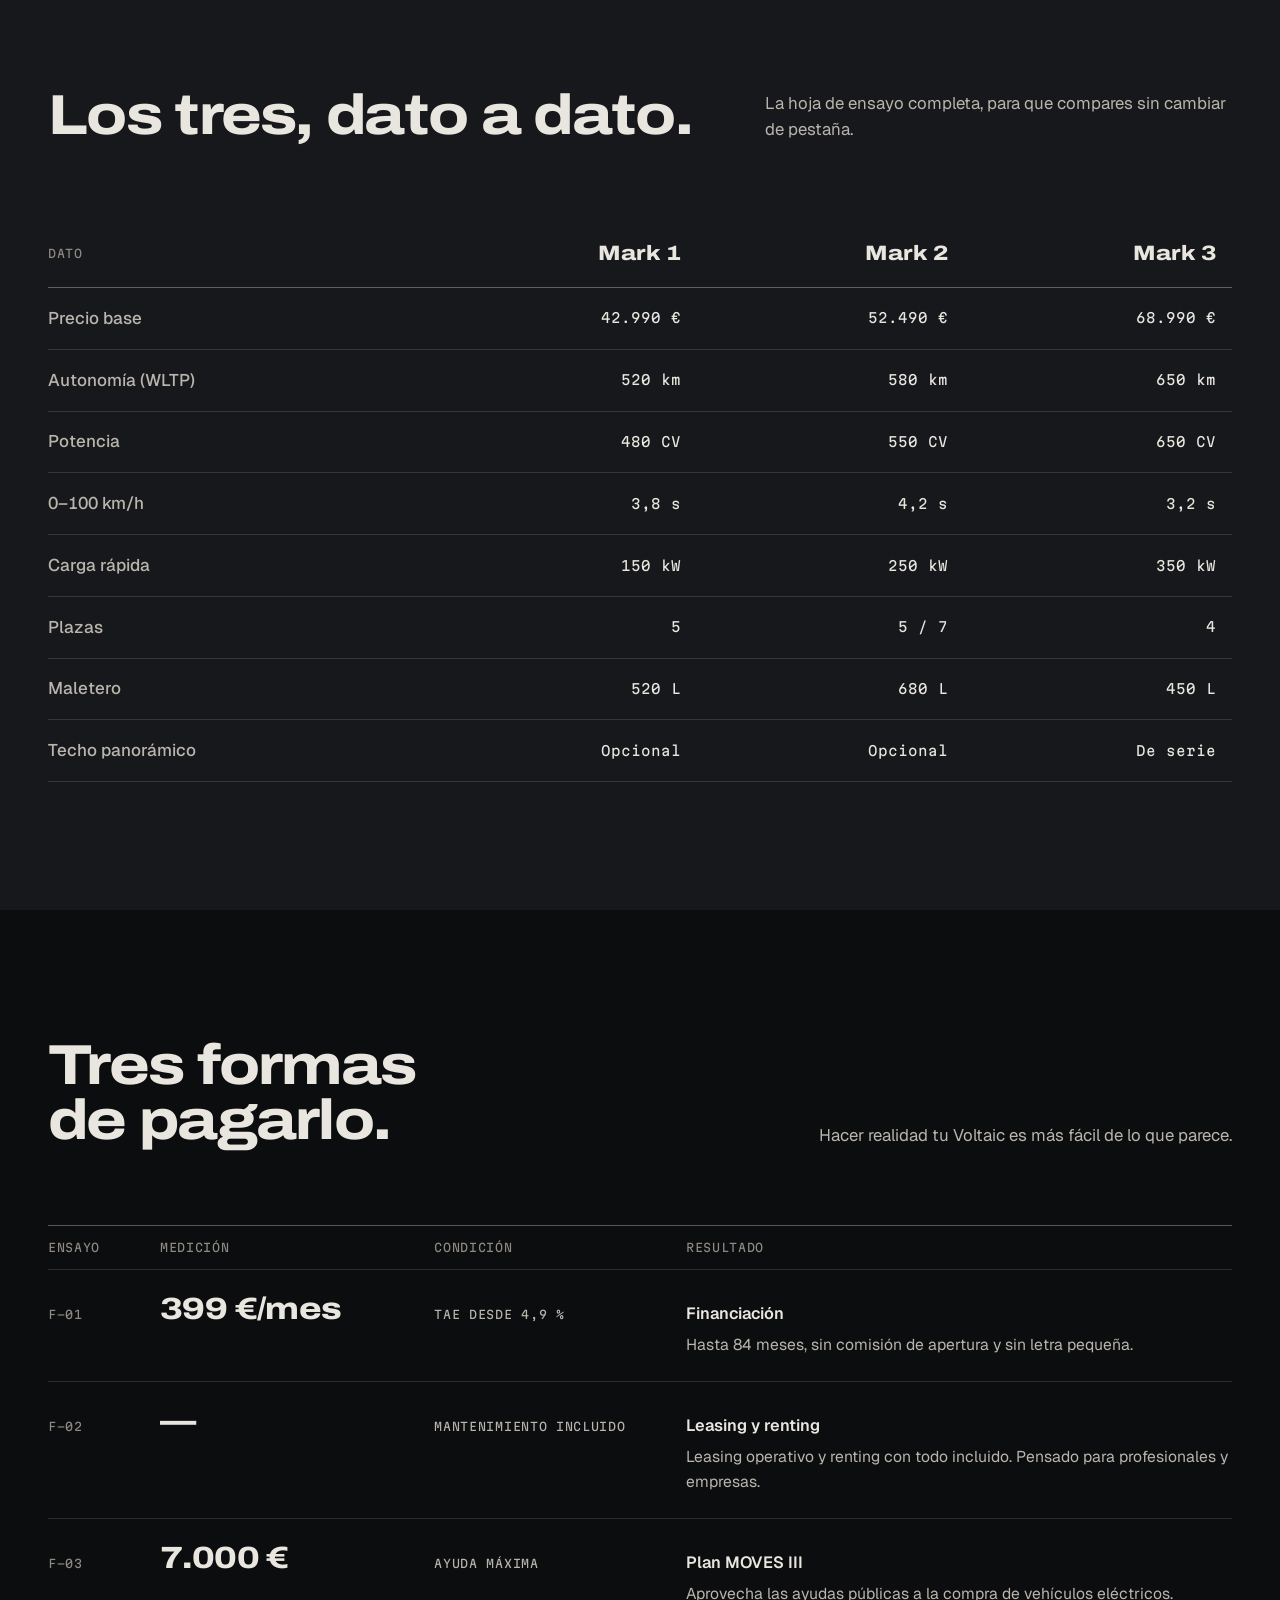
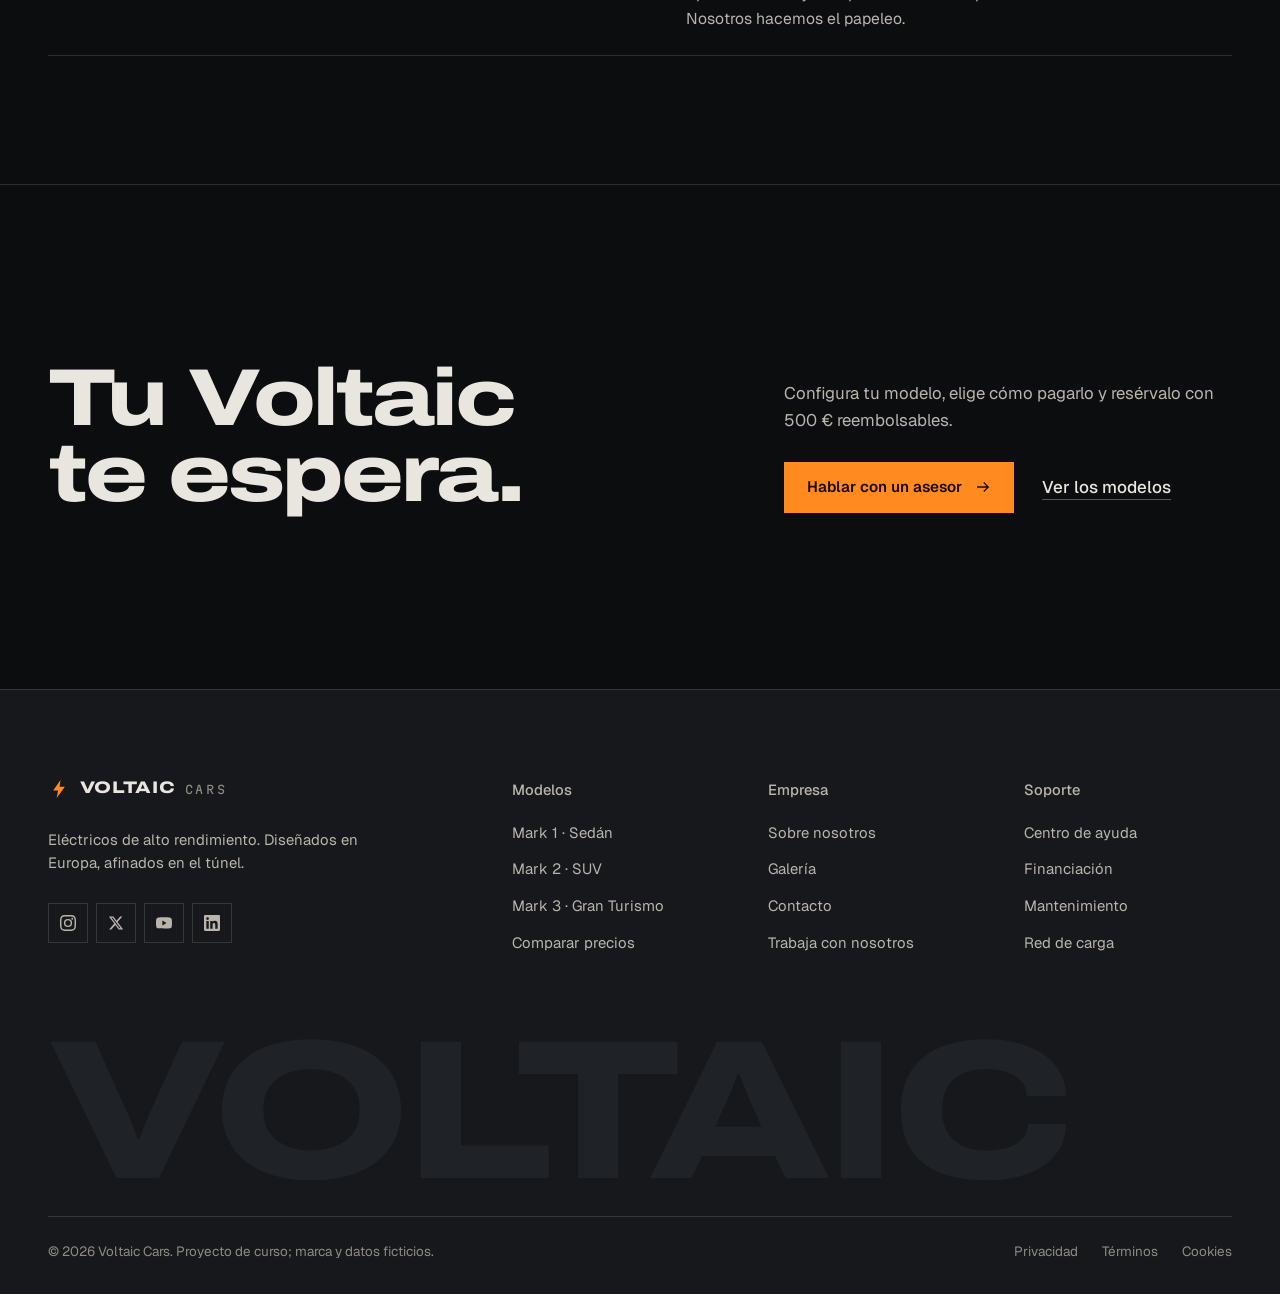
<file: pricing.html>
<!DOCTYPE html>
<html lang="es" class="no-js">
<head>
  <meta charset="UTF-8">
  <meta name="viewport" content="width=device-width, initial-scale=1.0">
  <meta name="description" content="Precios de los eléctricos Voltaic: Mark 1 desde 42.990 €, Mark 2 desde 52.490 €, Mark 3 desde 68.990 €. Comparativa completa y financiación.">
  <meta name="keywords" content="coches eléctricos, vehículos eléctricos, EV, movilidad sostenible, Voltaic Cars">
  <meta name="author" content="Voltaic Cars">
  <meta name="robots" content="index, follow">
  <meta name="theme-color" content="#0c0d0f">

  <!-- Open Graph -->
  <meta property="og:title" content="Precios · Voltaic Cars">
  <meta property="og:description" content="Precios de los eléctricos Voltaic: Mark 1 desde 42.990 €, Mark 2 desde 52.490 €, Mark 3 desde 68.990 €. Comparativa completa y financiación.">
  <meta property="og:type" content="website">
  <meta property="og:image" content="presentacion.png">

  <title>Precios · Voltaic Cars</title>

  <script>document.documentElement.classList.replace('no-js', 'js');</script>

  <link rel="preconnect" href="https://fonts.googleapis.com">
  <link rel="preconnect" href="https://fonts.gstatic.com" crossorigin>
  <link href="https://fonts.googleapis.com/css2?family=Archivo:wdth,wght@100..125,400..900&family=Geist:wght@400;500;600&family=Martian+Mono:wght@400;500&display=swap" rel="stylesheet">

  <link rel="icon" type="image/svg+xml" href="favicon.svg">
  <link rel="stylesheet" href="styles.css">
</head>
<body>

  <a href="#main" class="skip-link">Saltar al contenido principal</a>

  <!-- ==================== HEADER ==================== -->
  <header class="header">
    <div class="container">
      <a href="index.html" class="brand" aria-label="Voltaic Cars, inicio">
        <svg class="brand__mark" viewBox="0 0 32 32" aria-hidden="true"><path d="M18.2 3 7.5 18.2h7.2L12.6 29 24.5 12.6h-7.6L18.2 3z"/></svg>
        <span class="brand__name">VOLTAIC</span>
        <span class="brand__sub">CARS</span>
      </a>

      <nav aria-label="Navegación principal">
        <button class="nav__toggle" type="button" aria-label="Abrir menú de navegación" aria-expanded="false" aria-controls="navList">
          <span></span><span></span><span></span>
        </button>
        <ul class="nav__list" id="navList">
          <li><a href="index.html" class="nav__link">Inicio</a></li>
          <li><a href="products.html" class="nav__link">Modelos</a></li>
          <li><a href="pricing.html" class="nav__link">Precios</a></li>
          <li><a href="gallery.html" class="nav__link">Galería</a></li>
          <li><a href="contact.html" class="nav__link">Contacto</a></li>
          <li><a href="contact.html" class="btn btn--primary nav__cta">Reservar test drive</a></li>
        </ul>
      </nav>
    </div>
  </header>

  <main id="main">

    <section class="page-head" aria-labelledby="pageTitle" data-smoke="quiet">
      <div class="container">
        <h1 id="pageTitle" class="display">Precios, sin letra pequeña.</h1>
        <div class="page-head__row">
          <p class="tag">Precios con IVA</p>
          <p class="lede">IVA, entrega a domicilio y primer año de seguro a todo riesgo incluidos. Reserva con 500 € reembolsables.</p>
        </div>
      </div>
    </section>

    <!-- Prices -->
    <section class="section" aria-labelledby="pricingTitle">
      <div class="container">
        <h2 id="pricingTitle" class="sr-only">Precio de cada modelo</h2>
        <div class="price-grid">

          <article class="price-col" aria-labelledby="priceMark1">
            <div class="price-col__head">
              <h3 id="priceMark1" class="h3">Voltaic Mark 1</h3>
            </div>
            <p class="tag price-col__type">Sedán deportivo</p>
            <p class="price-col__price">42.990 €</p>
            <p class="price-col__finance">Desde 399 €/mes, financiado a 84 meses</p>
            <ul class="price-col__list">
              <li>Autonomía 520 km (WLTP)</li>
              <li>Motor dual de 480 CV</li>
              <li>0–100 km/h en 3,8 s</li>
              <li>Pantalla OLED de 17″</li>
              <li>Conducción autónoma nivel 3</li>
              <li>Audio de 16 altavoces</li>
              <li>Carga rápida a 150 kW</li>
              <li>Garantía de batería de 8 años</li>
            </ul>
            <a href="contact.html" class="btn btn--ghost btn--block">Configurar y reservar</a>
          </article>

          <article class="price-col price-col--featured" aria-labelledby="priceMark2">
            <div class="price-col__head">
              <h3 id="priceMark2" class="h3">Voltaic Mark 2</h3>
              <span class="tag price-col__flag">Más vendido</span>
            </div>
            <p class="tag price-col__type">SUV familiar</p>
            <p class="price-col__price">52.490 €</p>
            <p class="price-col__finance">Desde 489 €/mes, financiado a 84 meses</p>
            <ul class="price-col__list">
              <li>Autonomía 580 km (WLTP)</li>
              <li>Motor dual de 550 CV</li>
              <li>0–100 km/h en 4,2 s</li>
              <li>Configuración de 5 o 7 plazas</li>
              <li>Maletero de 680 L, hasta 1.950 L</li>
              <li>Conducción autónoma nivel 3</li>
              <li>Carga rápida a 250 kW</li>
              <li>Remolque hasta 2.500 kg</li>
              <li>Garantía de batería de 8 años</li>
            </ul>
            <a href="contact.html" class="btn btn--primary btn--block">Configurar y reservar</a>
          </article>

          <article class="price-col" aria-labelledby="priceMark3">
            <div class="price-col__head">
              <h3 id="priceMark3" class="h3">Voltaic Mark 3</h3>
            </div>
            <p class="tag price-col__type">Gran Turismo</p>
            <p class="price-col__price">68.990 €</p>
            <p class="price-col__finance">Desde 649 €/mes, financiado a 84 meses</p>
            <ul class="price-col__list">
              <li>Autonomía 650 km (WLTP)</li>
              <li>Tres motores, 650 CV</li>
              <li>0–100 km/h en 3,2 s</li>
              <li>Interior de Alcantara</li>
              <li>Techo panorámico electrocrómico</li>
              <li>Conducción autónoma nivel 3+</li>
              <li>Carga ultrarrápida a 350 kW</li>
              <li>Audio Dolby Atmos de 22 altavoces</li>
              <li>Suspensión neumática adaptativa</li>
              <li>Garantía de batería de 8 años</li>
            </ul>
            <a href="contact.html" class="btn btn--ghost btn--block">Configurar y reservar</a>
          </article>

        </div>
      </div>
    </section>

    <!-- Comparison -->
    <section class="section section--graphite" aria-labelledby="compareTitle">
      <div class="container">
        <div class="section__head">
          <h2 id="compareTitle" class="h2">Los tres, dato a dato.</h2>
          <p class="lede">La hoja de ensayo completa, para que compares sin cambiar de pestaña.</p>
        </div>
        <div class="table-wrap" tabindex="0" role="region" aria-labelledby="compareTitle">
          <table class="compare">
            <thead>
              <tr>
                <th scope="col">Dato</th>
                <th scope="col">Mark 1</th>
                <th scope="col" class="is-featured">Mark 2</th>
                <th scope="col">Mark 3</th>
              </tr>
            </thead>
            <tbody>
              <tr><th scope="row">Precio base</th><td>42.990 €</td><td class="is-featured">52.490 €</td><td>68.990 €</td></tr>
              <tr><th scope="row">Autonomía (WLTP)</th><td>520 km</td><td class="is-featured">580 km</td><td>650 km</td></tr>
              <tr><th scope="row">Potencia</th><td>480 CV</td><td class="is-featured">550 CV</td><td>650 CV</td></tr>
              <tr><th scope="row">0–100 km/h</th><td>3,8 s</td><td class="is-featured">4,2 s</td><td>3,2 s</td></tr>
              <tr><th scope="row">Carga rápida</th><td>150 kW</td><td class="is-featured">250 kW</td><td>350 kW</td></tr>
              <tr><th scope="row">Plazas</th><td>5</td><td class="is-featured">5 / 7</td><td>4</td></tr>
              <tr><th scope="row">Maletero</th><td>520 L</td><td class="is-featured">680 L</td><td>450 L</td></tr>
              <tr><th scope="row">Techo panorámico</th><td>Opcional</td><td class="is-featured">Opcional</td><td>De serie</td></tr>
            </tbody>
          </table>
        </div>
      </div>
    </section>

    <!-- Finance -->
    <section class="section" aria-labelledby="financeTitle">
      <div class="container">
        <div class="section__head">
          <h2 id="financeTitle" class="h2">Tres formas de pagarlo.</h2>
          <p class="lede">Hacer realidad tu Voltaic es más fácil de lo que parece.</p>
        </div>
        <div class="log">
          <div class="log__head" aria-hidden="true"><span class="log__id">Ensayo</span><span class="log__id">Medición</span><span class="log__id">Condición</span><span class="log__id">Resultado</span></div>
          <article class="log__row">
            <span class="log__id">F-01</span>
            <p class="log__value">399 €/mes</p>
            <span class="log__cond">TAE desde 4,9 %</span>
            <div class="log__note">
              <h3 class="log__title">Financiación</h3>
              <p class="log__text">Hasta 84 meses, sin comisión de apertura y sin letra pequeña.</p>
            </div>
          </article>
          <article class="log__row">
            <span class="log__id">F-02</span>
            <p class="log__value">—</p>
            <span class="log__cond">Mantenimiento incluido</span>
            <div class="log__note">
              <h3 class="log__title">Leasing y renting</h3>
              <p class="log__text">Leasing operativo y renting con todo incluido. Pensado para profesionales y empresas.</p>
            </div>
          </article>
          <article class="log__row">
            <span class="log__id">F-03</span>
            <p class="log__value">7.000 €</p>
            <span class="log__cond">Ayuda máxima</span>
            <div class="log__note">
              <h3 class="log__title">Plan MOVES III</h3>
              <p class="log__text">Aprovecha las ayudas públicas a la compra de vehículos eléctricos. Nosotros hacemos el papeleo.</p>
            </div>
          </article>
        </div>
      </div>
    </section>

    <section class="closer" aria-labelledby="ctaPricing" data-smoke="quiet">
      <div class="container closer__inner">
        <h2 id="ctaPricing" class="display">Tu Voltaic te espera.</h2>
        <div class="closer__side">
          <p class="lede">Configura tu modelo, elige cómo pagarlo y resérvalo con 500 € reembolsables.</p>
          <div class="closer__actions">
            <a href="contact.html" class="btn btn--primary">
              Hablar con un asesor
              <svg viewBox="0 0 24 24" aria-hidden="true"><path d="M4 12h15m-6-6 6 6-6 6"/></svg>
            </a>
            <a href="products.html" class="link">Ver los modelos</a>
          </div>
        </div>
      </div>
    </section>

  </main>

  <!-- ==================== FOOTER ==================== -->
  <footer class="footer">
    <div class="container">
      <div class="footer__grid">
        <div class="footer__brand">
          <a href="index.html" class="brand" aria-label="Voltaic Cars, inicio">
            <svg class="brand__mark" viewBox="0 0 32 32" aria-hidden="true"><path d="M18.2 3 7.5 18.2h7.2L12.6 29 24.5 12.6h-7.6L18.2 3z"/></svg>
            <span class="brand__name">VOLTAIC</span>
            <span class="brand__sub">CARS</span>
          </a>
          <p>Eléctricos de alto rendimiento. Diseñados en Europa, afinados en el túnel.</p>
          <div class="footer__social">
            <a href="#" aria-label="Instagram">
              <svg viewBox="0 0 24 24" aria-hidden="true"><path d="M12 2.163c3.204 0 3.584.012 4.85.07 3.252.148 4.771 1.691 4.919 4.919.058 1.265.069 1.645.069 4.849 0 3.205-.012 3.584-.069 4.849-.149 3.225-1.664 4.771-4.919 4.919-1.266.058-1.644.07-4.85.07-3.204 0-3.584-.012-4.849-.07-3.26-.149-4.771-1.699-4.919-4.92-.058-1.265-.07-1.644-.07-4.849 0-3.204.013-3.583.07-4.849.149-3.227 1.664-4.771 4.919-4.919 1.266-.057 1.645-.069 4.849-.069zM12 0C8.741 0 8.333.014 7.053.072 2.695.272.273 2.69.073 7.052.014 8.333 0 8.741 0 12c0 3.259.014 3.668.072 4.948.2 4.358 2.618 6.78 6.98 6.98C8.333 23.986 8.741 24 12 24c3.259 0 3.668-.014 4.948-.072 4.354-.2 6.782-2.618 6.979-6.98.059-1.28.073-1.689.073-4.948 0-3.259-.014-3.667-.072-4.947-.196-4.354-2.617-6.78-6.979-6.98C15.668.014 15.259 0 12 0zm0 5.838a6.162 6.162 0 100 12.324 6.162 6.162 0 000-12.324zM12 16a4 4 0 110-8 4 4 0 010 8zm6.406-11.845a1.44 1.44 0 100 2.881 1.44 1.44 0 000-2.881z"/></svg>
            </a>
            <a href="#" aria-label="X (Twitter)">
              <svg viewBox="0 0 24 24" aria-hidden="true"><path d="M18.244 2.25h3.308l-7.227 8.26 8.502 11.24H16.17l-5.214-6.817L4.99 21.75H1.68l7.73-8.835L1.254 2.25H8.08l4.713 6.231zm-1.161 17.52h1.833L7.084 4.126H5.117z"/></svg>
            </a>
            <a href="#" aria-label="YouTube">
              <svg viewBox="0 0 24 24" aria-hidden="true"><path d="M23.498 6.186a3.016 3.016 0 00-2.122-2.136C19.505 3.545 12 3.545 12 3.545s-7.505 0-9.377.505A3.017 3.017 0 00.502 6.186C0 8.07 0 12 0 12s0 3.93.502 5.814a3.016 3.016 0 002.122 2.136c1.871.505 9.376.505 9.376.505s7.505 0 9.377-.505a3.015 3.015 0 002.122-2.136C24 15.93 24 12 24 12s0-3.93-.502-5.814zM9.545 15.568V8.432L15.818 12l-6.273 3.568z"/></svg>
            </a>
            <a href="#" aria-label="LinkedIn">
              <svg viewBox="0 0 24 24" aria-hidden="true"><path d="M20.447 20.452h-3.554v-5.569c0-1.328-.027-3.037-1.852-3.037-1.853 0-2.136 1.445-2.136 2.939v5.667H9.351V9h3.414v1.561h.046c.477-.9 1.637-1.85 3.37-1.85 3.601 0 4.267 2.37 4.267 5.455v6.286zM5.337 7.433a2.062 2.062 0 01-2.063-2.065 2.064 2.064 0 112.063 2.065zm1.782 13.019H3.555V9h3.564v11.452zM22.225 0H1.771C.792 0 0 .774 0 1.729v20.542C0 23.227.792 24 1.771 24h20.451C23.2 24 24 23.227 24 22.271V1.729C24 .774 23.2 0 22.222 0h.003z"/></svg>
            </a>
          </div>
        </div>

        <div>
          <h3 class="tag footer__title">Modelos</h3>
          <ul class="footer__links">
            <li><a href="products.html#mark1">Mark 1 · Sedán</a></li>
            <li><a href="products.html#mark2">Mark 2 · SUV</a></li>
            <li><a href="products.html#mark3">Mark 3 · Gran Turismo</a></li>
            <li><a href="pricing.html">Comparar precios</a></li>
          </ul>
        </div>

        <div>
          <h3 class="tag footer__title">Empresa</h3>
          <ul class="footer__links">
            <li><a href="index.html#aboutTitle">Sobre nosotros</a></li>
            <li><a href="gallery.html">Galería</a></li>
            <li><a href="contact.html">Contacto</a></li>
            <li><a href="#">Trabaja con nosotros</a></li>
          </ul>
        </div>

        <div>
          <h3 class="tag footer__title">Soporte</h3>
          <ul class="footer__links">
            <li><a href="contact.html">Centro de ayuda</a></li>
            <li><a href="pricing.html#financeTitle">Financiación</a></li>
            <li><a href="#">Mantenimiento</a></li>
            <li><a href="#">Red de carga</a></li>
          </ul>
        </div>
      </div>

      <p class="footer__wordmark" aria-hidden="true">VOLTAIC</p>

      <div class="footer__bottom">
        <p>&copy; 2026 Voltaic Cars. Proyecto de curso; marca y datos ficticios.</p>
        <div class="footer__bottom-links">
          <a href="#">Privacidad</a>
          <a href="#">Términos</a>
          <a href="#">Cookies</a>
        </div>
      </div>
    </div>
  </footer>

  <script src="main.js"></script>
</body>
</html>
</file>
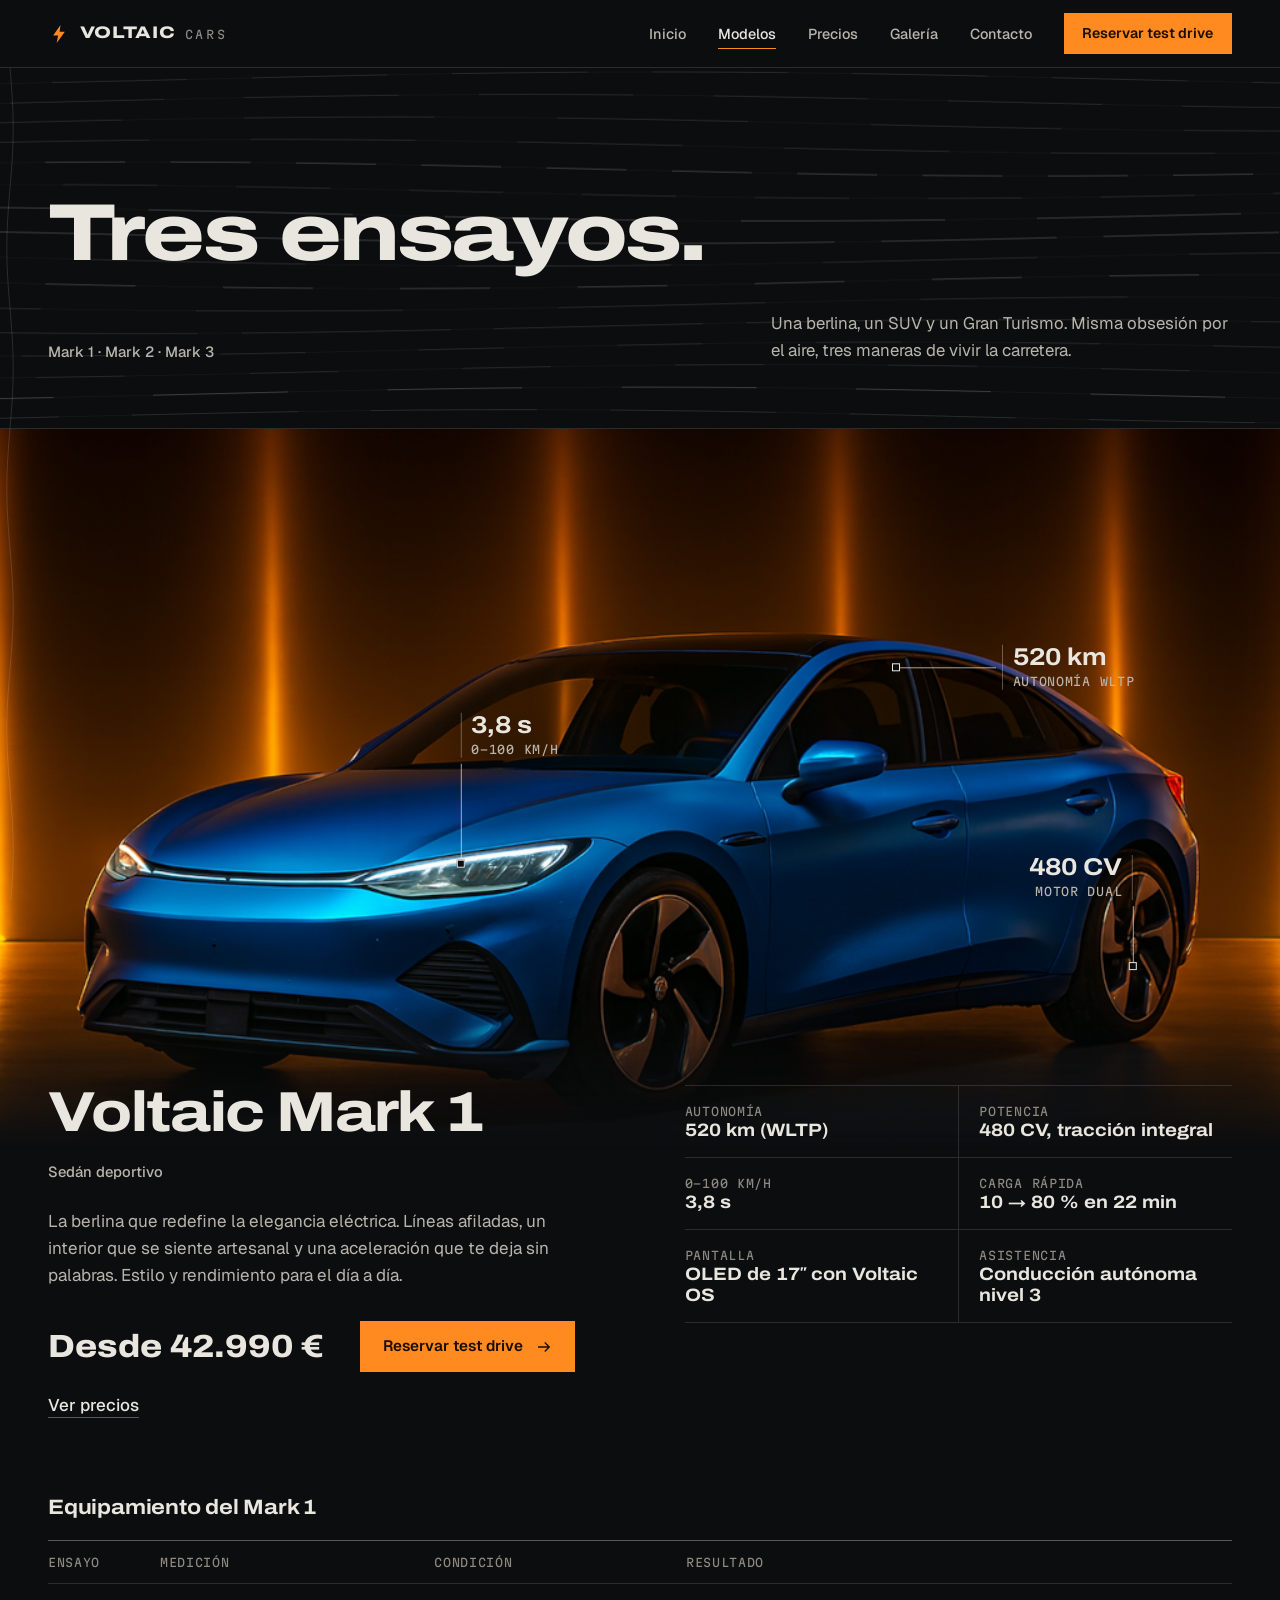
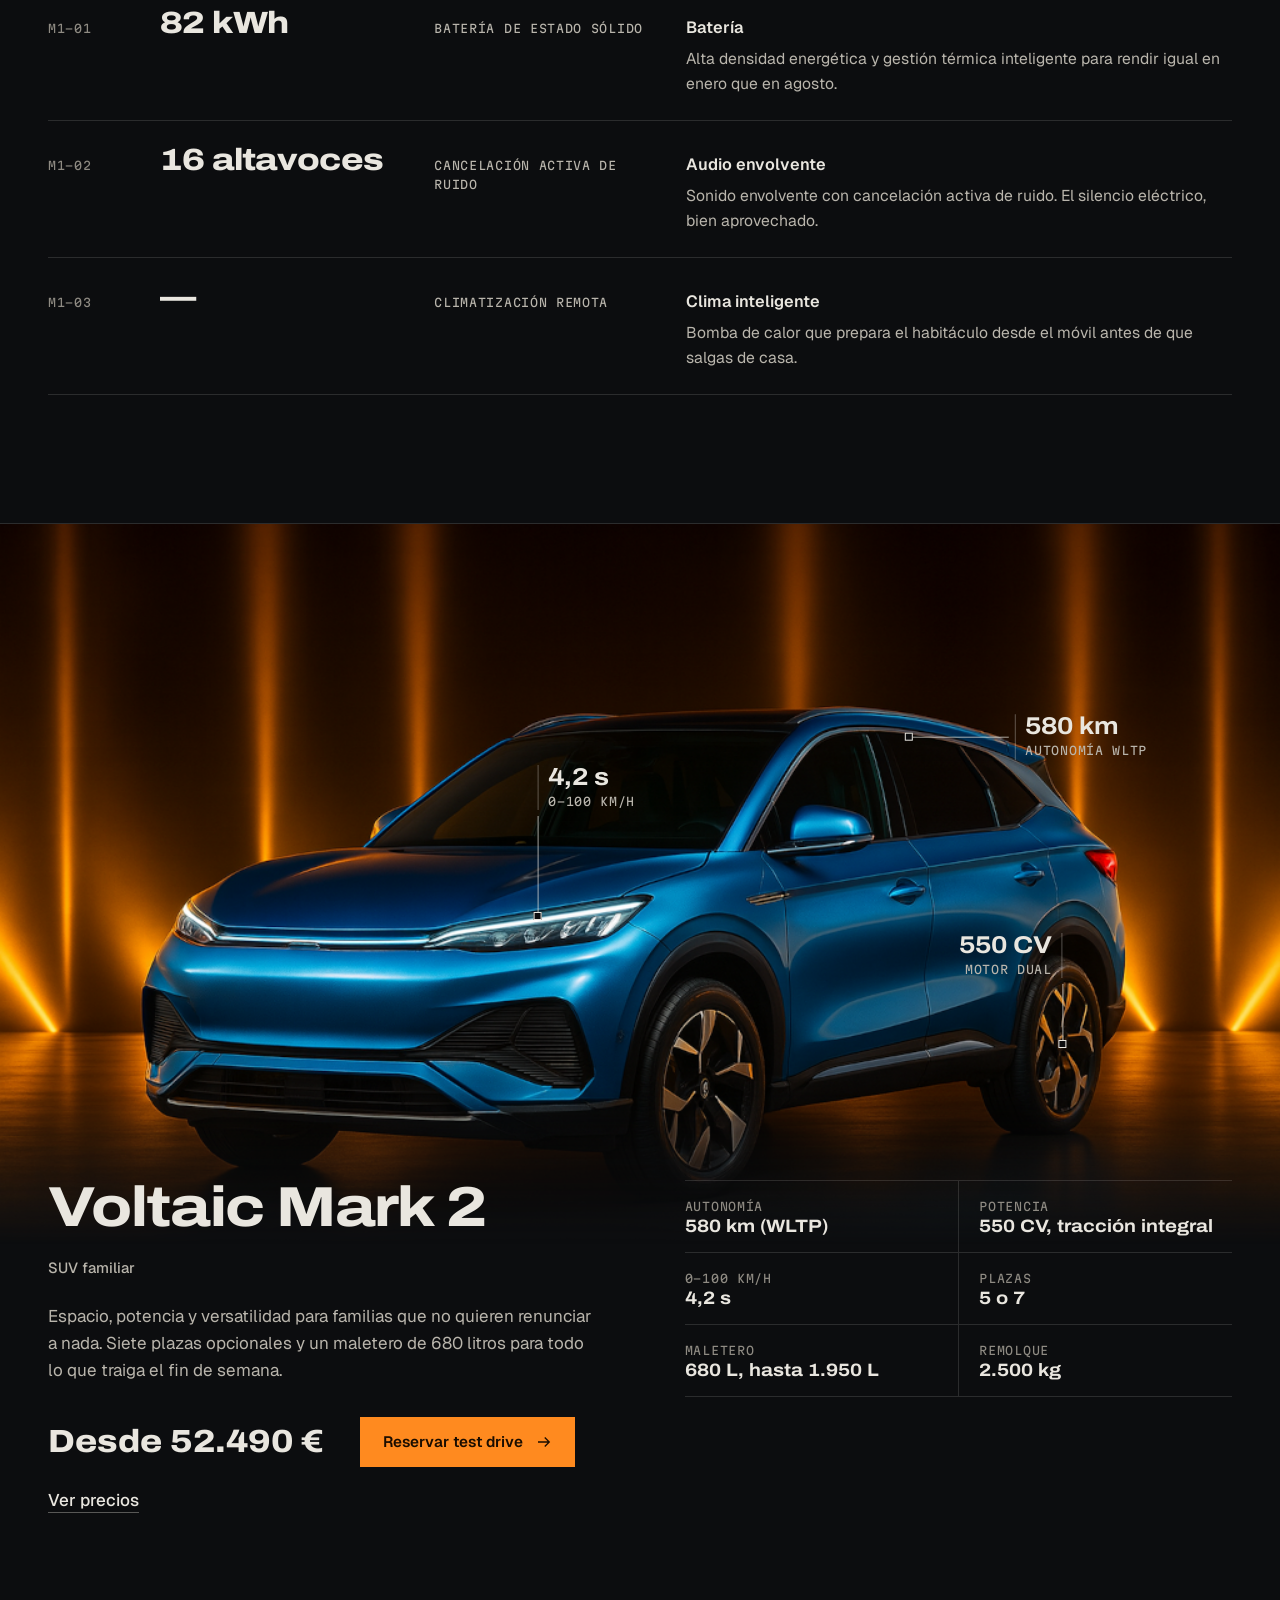
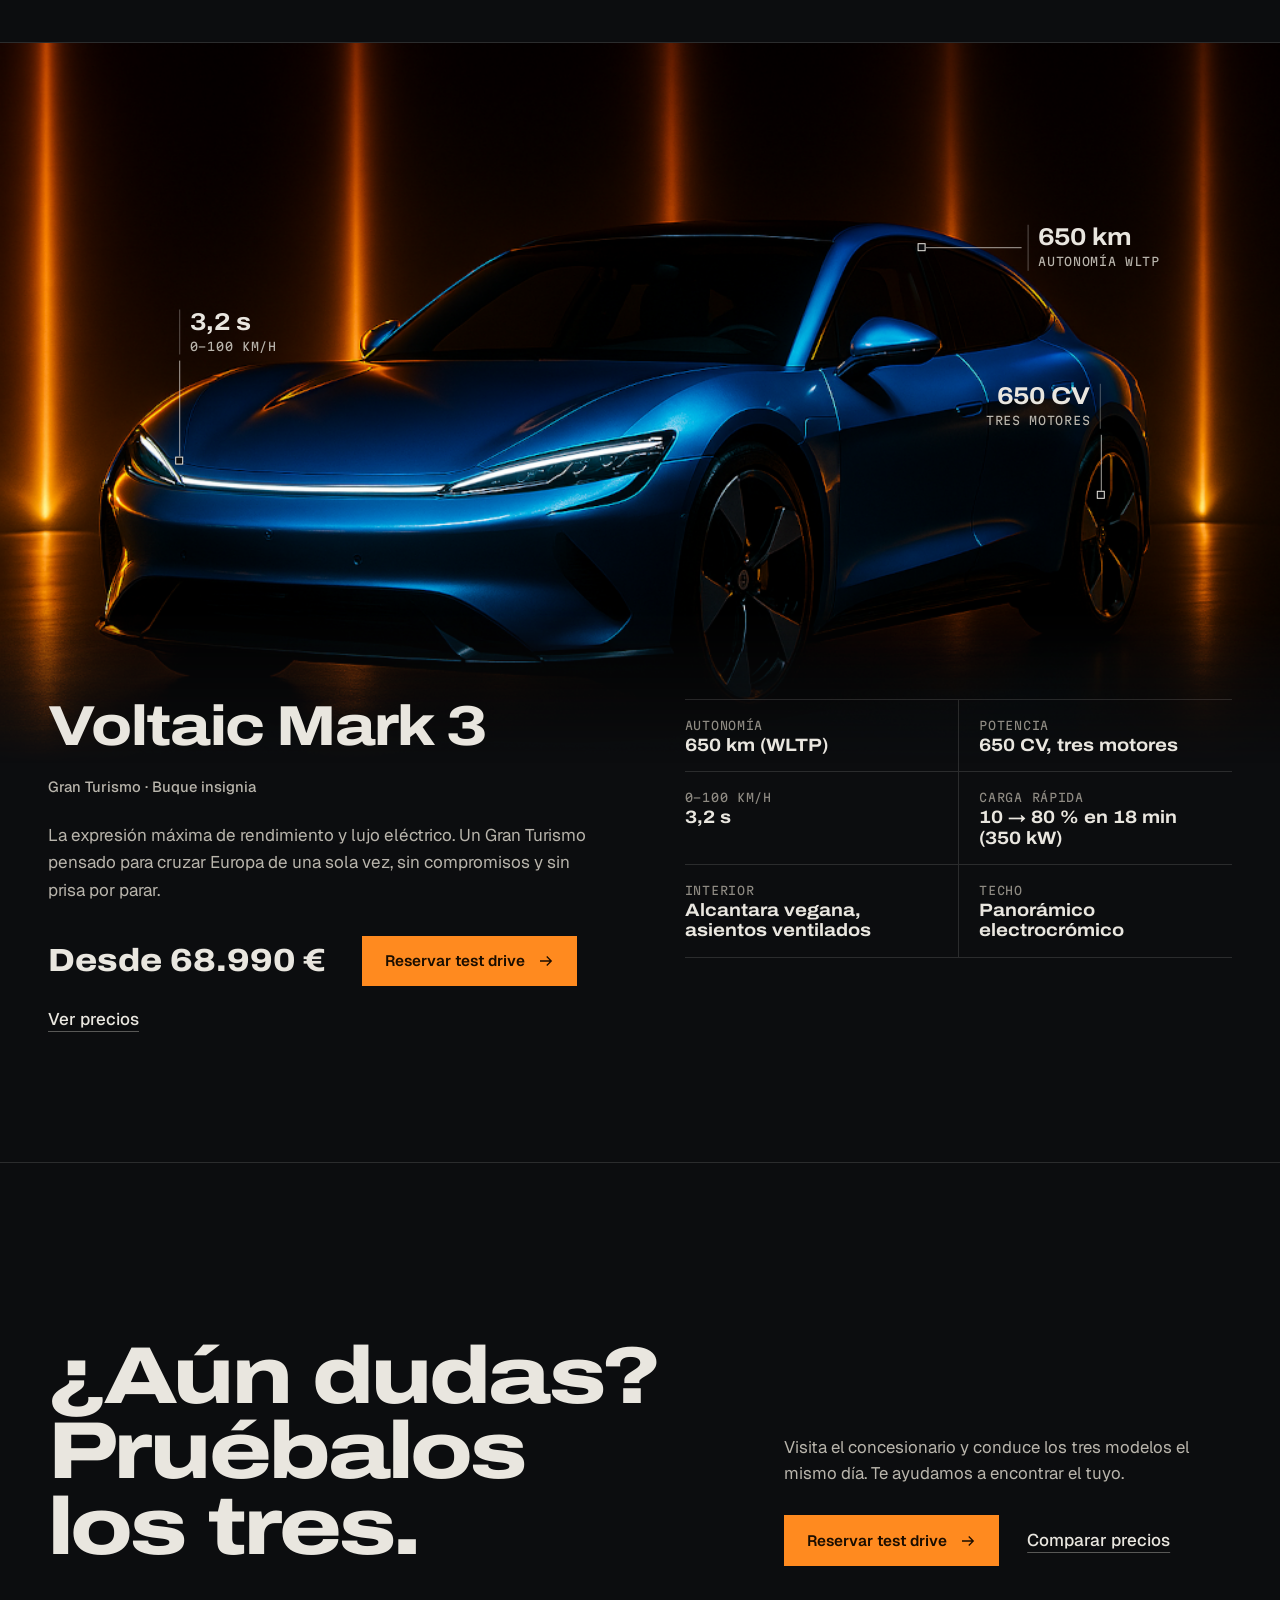
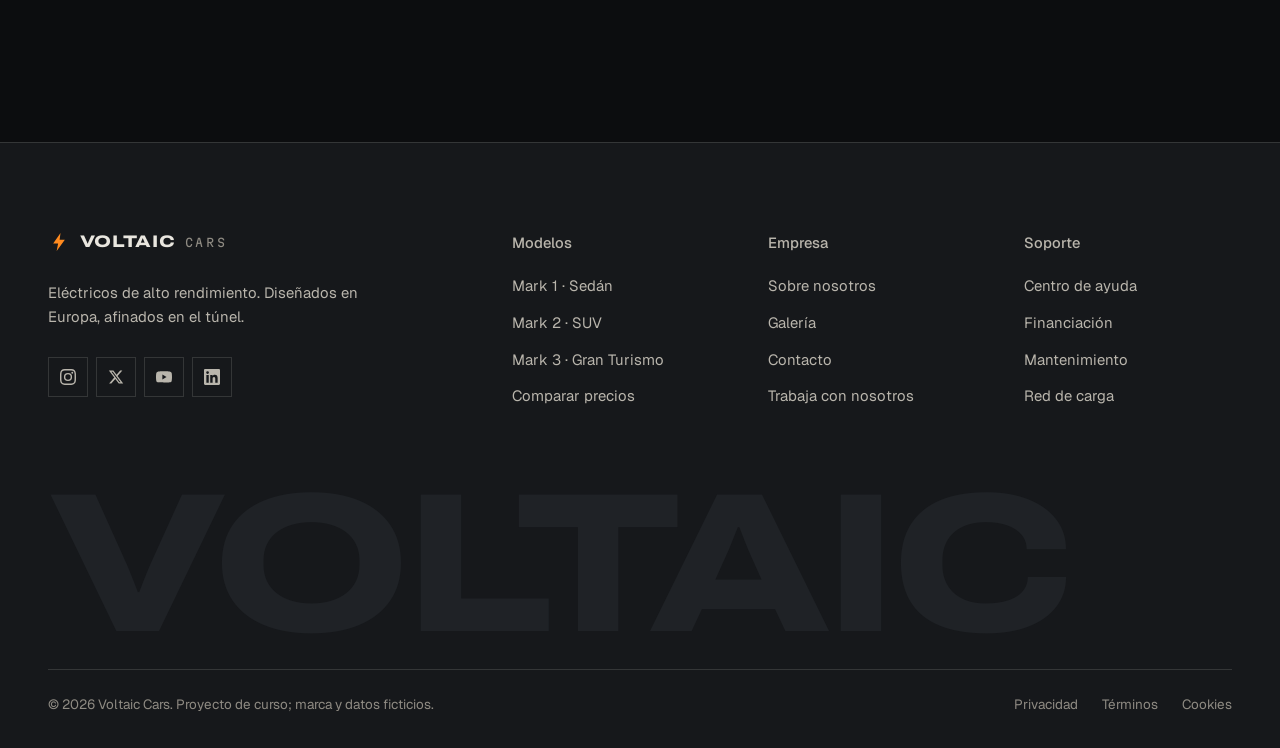
<file: products.html>
<!DOCTYPE html>
<html lang="es" class="no-js">
<head>
  <meta charset="UTF-8">
  <meta name="viewport" content="width=device-width, initial-scale=1.0">
  <meta name="description" content="Voltaic Mark 1 sedán, Mark 2 SUV y Mark 3 Gran Turismo: autonomía, potencia, equipamiento y precio de cada modelo eléctrico.">
  <meta name="keywords" content="coches eléctricos, vehículos eléctricos, EV, movilidad sostenible, Voltaic Cars">
  <meta name="author" content="Voltaic Cars">
  <meta name="robots" content="index, follow">
  <meta name="theme-color" content="#0c0d0f">

  <!-- Open Graph -->
  <meta property="og:title" content="Modelos · Voltaic Cars">
  <meta property="og:description" content="Voltaic Mark 1 sedán, Mark 2 SUV y Mark 3 Gran Turismo: autonomía, potencia, equipamiento y precio de cada modelo eléctrico.">
  <meta property="og:type" content="website">
  <meta property="og:image" content="presentacion.png">

  <title>Modelos · Voltaic Cars</title>

  <script>document.documentElement.classList.replace('no-js', 'js');</script>

  <link rel="preconnect" href="https://fonts.googleapis.com">
  <link rel="preconnect" href="https://fonts.gstatic.com" crossorigin>
  <link href="https://fonts.googleapis.com/css2?family=Archivo:wdth,wght@100..125,400..900&family=Geist:wght@400;500;600&family=Martian+Mono:wght@400;500&display=swap" rel="stylesheet">

  <link rel="icon" type="image/svg+xml" href="favicon.svg">
  <link rel="stylesheet" href="styles.css">
</head>
<body>

  <a href="#main" class="skip-link">Saltar al contenido principal</a>

  <!-- ==================== HEADER ==================== -->
  <header class="header">
    <div class="container">
      <a href="index.html" class="brand" aria-label="Voltaic Cars, inicio">
        <svg class="brand__mark" viewBox="0 0 32 32" aria-hidden="true"><path d="M18.2 3 7.5 18.2h7.2L12.6 29 24.5 12.6h-7.6L18.2 3z"/></svg>
        <span class="brand__name">VOLTAIC</span>
        <span class="brand__sub">CARS</span>
      </a>

      <nav aria-label="Navegación principal">
        <button class="nav__toggle" type="button" aria-label="Abrir menú de navegación" aria-expanded="false" aria-controls="navList">
          <span></span><span></span><span></span>
        </button>
        <ul class="nav__list" id="navList">
          <li><a href="index.html" class="nav__link">Inicio</a></li>
          <li><a href="products.html" class="nav__link">Modelos</a></li>
          <li><a href="pricing.html" class="nav__link">Precios</a></li>
          <li><a href="gallery.html" class="nav__link">Galería</a></li>
          <li><a href="contact.html" class="nav__link">Contacto</a></li>
          <li><a href="contact.html" class="btn btn--primary nav__cta">Reservar test drive</a></li>
        </ul>
      </nav>
    </div>
  </header>

  <main id="main">

    <section class="page-head" aria-labelledby="pageTitle" data-smoke="quiet">
      <div class="container">
        <h1 id="pageTitle" class="display">Tres ensayos.</h1>
        <div class="page-head__row">
          <p class="tag">Mark 1 · Mark 2 · Mark 3</p>
          <p class="lede">Una berlina, un SUV y un Gran Turismo. Misma obsesión por el aire, tres maneras de vivir la carretera.</p>
        </div>
      </div>
    </section>

    <!-- Mark 1 -->
    <section class="run" id="mark1" aria-labelledby="mark1Title">
      <div class="run__stage">
        <img src="mark1.png" alt="Voltaic Mark 1, sedán deportivo eléctrico azul, vista tres cuartos delantera" width="1024" height="683" loading="eager">
        <div class="pins" aria-label="Datos del Mark 1">
          <div class="pin" data-x="0.36" data-y="0.6">
            <span class="pin__line"></span><span class="pin__dot"></span>
            <span class="pin__label"><span class="pin__value">3,8 s</span><span class="pin__name">0–100 km/h</span></span>
          </div>
          <div class="pin pin--side" data-x="0.7" data-y="0.37">
            <span class="pin__line"></span><span class="pin__dot"></span>
            <span class="pin__label"><span class="pin__value">520 km</span><span class="pin__name">Autonomía WLTP</span></span>
          </div>
          <div class="pin pin--flip pin--short" data-x="0.885" data-y="0.72">
            <span class="pin__line"></span><span class="pin__dot"></span>
            <span class="pin__label"><span class="pin__value">480 CV</span><span class="pin__name">Motor dual</span></span>
          </div>
        </div>
      </div>
      <div class="container">
        <div class="run__body">
          <div>
            <h2 id="mark1Title" class="h2 run__title">Voltaic Mark 1</h2>
            <p class="tag run__type">Sedán deportivo</p>
            <div class="prose">
              <p>La berlina que redefine la elegancia eléctrica. Líneas afiladas, un interior que se siente artesanal y una aceleración que te deja sin palabras. Estilo y rendimiento para el día a día.</p>
            </div>
            <div class="run__buy">
              <span class="run__price">Desde 42.990 €</span>
              <a href="contact.html" class="btn btn--primary">
                Reservar test drive
                <svg viewBox="0 0 24 24" aria-hidden="true"><path d="M4 12h15m-6-6 6 6-6 6"/></svg>
              </a>
              <a href="pricing.html" class="link">Ver precios</a>
            </div>
          </div>
          <dl class="specs specs--wide">
            <div><dt>Autonomía</dt><dd>520 km (WLTP)</dd></div>
            <div><dt>Potencia</dt><dd>480 CV, tracción integral</dd></div>
            <div><dt>0–100 km/h</dt><dd>3,8 s</dd></div>
            <div><dt>Carga rápida</dt><dd>10 → 80 % en 22 min</dd></div>
            <div><dt>Pantalla</dt><dd>OLED de 17″ con Voltaic OS</dd></div>
            <div><dt>Asistencia</dt><dd>Conducción autónoma nivel 3</dd></div>
          </dl>
        </div>

        <div class="run__extras">
          <h3 class="h3 run__extras-title">Equipamiento del Mark 1</h3>
          <div class="log">
            <div class="log__head" aria-hidden="true"><span class="log__id">Ensayo</span><span class="log__id">Medición</span><span class="log__id">Condición</span><span class="log__id">Resultado</span></div>
            <article class="log__row">
            <span class="log__id">M1-01</span>
            <p class="log__value">82 kWh</p>
            <span class="log__cond">Batería de estado sólido</span>
            <div class="log__note">
              <h4 class="log__title">Batería</h4>
              <p class="log__text">Alta densidad energética y gestión térmica inteligente para rendir igual en enero que en agosto.</p>
            </div>
          </article>
            <article class="log__row">
            <span class="log__id">M1-02</span>
            <p class="log__value">16 altavoces</p>
            <span class="log__cond">Cancelación activa de ruido</span>
            <div class="log__note">
              <h4 class="log__title">Audio envolvente</h4>
              <p class="log__text">Sonido envolvente con cancelación activa de ruido. El silencio eléctrico, bien aprovechado.</p>
            </div>
          </article>
            <article class="log__row">
            <span class="log__id">M1-03</span>
            <p class="log__value">—</p>
            <span class="log__cond">Climatización remota</span>
            <div class="log__note">
              <h4 class="log__title">Clima inteligente</h4>
              <p class="log__text">Bomba de calor que prepara el habitáculo desde el móvil antes de que salgas de casa.</p>
            </div>
          </article>
          </div>
        </div>
      </div>
    </section>

    <!-- Mark 2 -->
    <section class="run" id="mark2" aria-labelledby="mark2Title">
      <div class="run__stage">
        <img src="mark2.png" alt="Voltaic Mark 2, SUV eléctrico familiar azul, vista tres cuartos delantera" width="1024" height="683" loading="lazy">
        <div class="pins" aria-label="Datos del Mark 2">
          <div class="pin" data-x="0.42" data-y="0.55">
            <span class="pin__line"></span><span class="pin__dot"></span>
            <span class="pin__label"><span class="pin__value">4,2 s</span><span class="pin__name">0–100 km/h</span></span>
          </div>
          <div class="pin pin--side" data-x="0.71" data-y="0.34">
            <span class="pin__line"></span><span class="pin__dot"></span>
            <span class="pin__label"><span class="pin__value">580 km</span><span class="pin__name">Autonomía WLTP</span></span>
          </div>
          <div class="pin pin--flip pin--short" data-x="0.83" data-y="0.7">
            <span class="pin__line"></span><span class="pin__dot"></span>
            <span class="pin__label"><span class="pin__value">550 CV</span><span class="pin__name">Motor dual</span></span>
          </div>
        </div>
      </div>
      <div class="container">
        <div class="run__body">
          <div>
            <h2 id="mark2Title" class="h2 run__title">Voltaic Mark 2</h2>
            <p class="tag run__type">SUV familiar</p>
            <div class="prose">
              <p>Espacio, potencia y versatilidad para familias que no quieren renunciar a nada. Siete plazas opcionales y un maletero de 680 litros para todo lo que traiga el fin de semana.</p>
            </div>
            <div class="run__buy">
              <span class="run__price">Desde 52.490 €</span>
              <a href="contact.html" class="btn btn--primary">
                Reservar test drive
                <svg viewBox="0 0 24 24" aria-hidden="true"><path d="M4 12h15m-6-6 6 6-6 6"/></svg>
              </a>
              <a href="pricing.html" class="link">Ver precios</a>
            </div>
          </div>
          <dl class="specs specs--wide">
            <div><dt>Autonomía</dt><dd>580 km (WLTP)</dd></div>
            <div><dt>Potencia</dt><dd>550 CV, tracción integral</dd></div>
            <div><dt>0–100 km/h</dt><dd>4,2 s</dd></div>
            <div><dt>Plazas</dt><dd>5 o 7</dd></div>
            <div><dt>Maletero</dt><dd>680 L, hasta 1.950 L</dd></div>
            <div><dt>Remolque</dt><dd>2.500 kg</dd></div>
          </dl>
        </div>
      </div>
    </section>

    <!-- Mark 3 -->
    <section class="run" id="mark3" aria-labelledby="mark3Title">
      <div class="run__stage">
        <img src="mark3.png" alt="Voltaic Mark 3, Gran Turismo eléctrico azul, vista tres cuartos delantera" width="1024" height="683" loading="lazy">
        <div class="pins" aria-label="Datos del Mark 3">
          <div class="pin" data-x="0.14" data-y="0.58">
            <span class="pin__line"></span><span class="pin__dot"></span>
            <span class="pin__label"><span class="pin__value">3,2 s</span><span class="pin__name">0–100 km/h</span></span>
          </div>
          <div class="pin pin--side" data-x="0.72" data-y="0.33">
            <span class="pin__line"></span><span class="pin__dot"></span>
            <span class="pin__label"><span class="pin__value">650 km</span><span class="pin__name">Autonomía WLTP</span></span>
          </div>
          <div class="pin pin--flip pin--short" data-x="0.86" data-y="0.62">
            <span class="pin__line"></span><span class="pin__dot"></span>
            <span class="pin__label"><span class="pin__value">650 CV</span><span class="pin__name">Tres motores</span></span>
          </div>
        </div>
      </div>
      <div class="container">
        <div class="run__body">
          <div>
            <h2 id="mark3Title" class="h2 run__title">Voltaic Mark 3</h2>
            <p class="tag run__type">Gran Turismo · Buque insignia</p>
            <div class="prose">
              <p>La expresión máxima de rendimiento y lujo eléctrico. Un Gran Turismo pensado para cruzar Europa de una sola vez, sin compromisos y sin prisa por parar.</p>
            </div>
            <div class="run__buy">
              <span class="run__price">Desde 68.990 €</span>
              <a href="contact.html" class="btn btn--primary">
                Reservar test drive
                <svg viewBox="0 0 24 24" aria-hidden="true"><path d="M4 12h15m-6-6 6 6-6 6"/></svg>
              </a>
              <a href="pricing.html" class="link">Ver precios</a>
            </div>
          </div>
          <dl class="specs specs--wide">
            <div><dt>Autonomía</dt><dd>650 km (WLTP)</dd></div>
            <div><dt>Potencia</dt><dd>650 CV, tres motores</dd></div>
            <div><dt>0–100 km/h</dt><dd>3,2 s</dd></div>
            <div><dt>Carga rápida</dt><dd>10 → 80 % en 18 min (350 kW)</dd></div>
            <div><dt>Interior</dt><dd>Alcantara vegana, asientos ventilados</dd></div>
            <div><dt>Techo</dt><dd>Panorámico electrocrómico</dd></div>
          </dl>
        </div>
      </div>
    </section>

    <section class="closer" aria-labelledby="ctaProducts" data-smoke="quiet">
      <div class="container closer__inner">
        <h2 id="ctaProducts" class="display">¿Aún dudas? Pruébalos los tres.</h2>
        <div class="closer__side">
          <p class="lede">Visita el concesionario y conduce los tres modelos el mismo día. Te ayudamos a encontrar el tuyo.</p>
          <div class="closer__actions">
            <a href="contact.html" class="btn btn--primary">
              Reservar test drive
              <svg viewBox="0 0 24 24" aria-hidden="true"><path d="M4 12h15m-6-6 6 6-6 6"/></svg>
            </a>
            <a href="pricing.html" class="link">Comparar precios</a>
          </div>
        </div>
      </div>
    </section>

  </main>

  <!-- ==================== FOOTER ==================== -->
  <footer class="footer">
    <div class="container">
      <div class="footer__grid">
        <div class="footer__brand">
          <a href="index.html" class="brand" aria-label="Voltaic Cars, inicio">
            <svg class="brand__mark" viewBox="0 0 32 32" aria-hidden="true"><path d="M18.2 3 7.5 18.2h7.2L12.6 29 24.5 12.6h-7.6L18.2 3z"/></svg>
            <span class="brand__name">VOLTAIC</span>
            <span class="brand__sub">CARS</span>
          </a>
          <p>Eléctricos de alto rendimiento. Diseñados en Europa, afinados en el túnel.</p>
          <div class="footer__social">
            <a href="#" aria-label="Instagram">
              <svg viewBox="0 0 24 24" aria-hidden="true"><path d="M12 2.163c3.204 0 3.584.012 4.85.07 3.252.148 4.771 1.691 4.919 4.919.058 1.265.069 1.645.069 4.849 0 3.205-.012 3.584-.069 4.849-.149 3.225-1.664 4.771-4.919 4.919-1.266.058-1.644.07-4.85.07-3.204 0-3.584-.012-4.849-.07-3.26-.149-4.771-1.699-4.919-4.92-.058-1.265-.07-1.644-.07-4.849 0-3.204.013-3.583.07-4.849.149-3.227 1.664-4.771 4.919-4.919 1.266-.057 1.645-.069 4.849-.069zM12 0C8.741 0 8.333.014 7.053.072 2.695.272.273 2.69.073 7.052.014 8.333 0 8.741 0 12c0 3.259.014 3.668.072 4.948.2 4.358 2.618 6.78 6.98 6.98C8.333 23.986 8.741 24 12 24c3.259 0 3.668-.014 4.948-.072 4.354-.2 6.782-2.618 6.979-6.98.059-1.28.073-1.689.073-4.948 0-3.259-.014-3.667-.072-4.947-.196-4.354-2.617-6.78-6.979-6.98C15.668.014 15.259 0 12 0zm0 5.838a6.162 6.162 0 100 12.324 6.162 6.162 0 000-12.324zM12 16a4 4 0 110-8 4 4 0 010 8zm6.406-11.845a1.44 1.44 0 100 2.881 1.44 1.44 0 000-2.881z"/></svg>
            </a>
            <a href="#" aria-label="X (Twitter)">
              <svg viewBox="0 0 24 24" aria-hidden="true"><path d="M18.244 2.25h3.308l-7.227 8.26 8.502 11.24H16.17l-5.214-6.817L4.99 21.75H1.68l7.73-8.835L1.254 2.25H8.08l4.713 6.231zm-1.161 17.52h1.833L7.084 4.126H5.117z"/></svg>
            </a>
            <a href="#" aria-label="YouTube">
              <svg viewBox="0 0 24 24" aria-hidden="true"><path d="M23.498 6.186a3.016 3.016 0 00-2.122-2.136C19.505 3.545 12 3.545 12 3.545s-7.505 0-9.377.505A3.017 3.017 0 00.502 6.186C0 8.07 0 12 0 12s0 3.93.502 5.814a3.016 3.016 0 002.122 2.136c1.871.505 9.376.505 9.376.505s7.505 0 9.377-.505a3.015 3.015 0 002.122-2.136C24 15.93 24 12 24 12s0-3.93-.502-5.814zM9.545 15.568V8.432L15.818 12l-6.273 3.568z"/></svg>
            </a>
            <a href="#" aria-label="LinkedIn">
              <svg viewBox="0 0 24 24" aria-hidden="true"><path d="M20.447 20.452h-3.554v-5.569c0-1.328-.027-3.037-1.852-3.037-1.853 0-2.136 1.445-2.136 2.939v5.667H9.351V9h3.414v1.561h.046c.477-.9 1.637-1.85 3.37-1.85 3.601 0 4.267 2.37 4.267 5.455v6.286zM5.337 7.433a2.062 2.062 0 01-2.063-2.065 2.064 2.064 0 112.063 2.065zm1.782 13.019H3.555V9h3.564v11.452zM22.225 0H1.771C.792 0 0 .774 0 1.729v20.542C0 23.227.792 24 1.771 24h20.451C23.2 24 24 23.227 24 22.271V1.729C24 .774 23.2 0 22.222 0h.003z"/></svg>
            </a>
          </div>
        </div>

        <div>
          <h3 class="tag footer__title">Modelos</h3>
          <ul class="footer__links">
            <li><a href="products.html#mark1">Mark 1 · Sedán</a></li>
            <li><a href="products.html#mark2">Mark 2 · SUV</a></li>
            <li><a href="products.html#mark3">Mark 3 · Gran Turismo</a></li>
            <li><a href="pricing.html">Comparar precios</a></li>
          </ul>
        </div>

        <div>
          <h3 class="tag footer__title">Empresa</h3>
          <ul class="footer__links">
            <li><a href="index.html#aboutTitle">Sobre nosotros</a></li>
            <li><a href="gallery.html">Galería</a></li>
            <li><a href="contact.html">Contacto</a></li>
            <li><a href="#">Trabaja con nosotros</a></li>
          </ul>
        </div>

        <div>
          <h3 class="tag footer__title">Soporte</h3>
          <ul class="footer__links">
            <li><a href="contact.html">Centro de ayuda</a></li>
            <li><a href="pricing.html#financeTitle">Financiación</a></li>
            <li><a href="#">Mantenimiento</a></li>
            <li><a href="#">Red de carga</a></li>
          </ul>
        </div>
      </div>

      <p class="footer__wordmark" aria-hidden="true">VOLTAIC</p>

      <div class="footer__bottom">
        <p>&copy; 2026 Voltaic Cars. Proyecto de curso; marca y datos ficticios.</p>
        <div class="footer__bottom-links">
          <a href="#">Privacidad</a>
          <a href="#">Términos</a>
          <a href="#">Cookies</a>
        </div>
      </div>
    </div>
  </footer>

  <script src="main.js"></script>
</body>
</html>
</file>
<file: styles.css>
/* ============================================
   VOLTAIC CARS - Main Stylesheet
   Wind tunnel: every car presented as a logged test run
   ============================================ */

/* --- Tokens --- */
:root {
  /* Ground and smoke */
  --ink: #0c0d0f;
  --graphite: #16181b;
  --graphite-2: #1f2226;
  --smoke: #e9e6df;
  --smoke-2: #b9b5ac;
  --smoke-3: #8f8b83;
  --rule: rgba(233, 230, 223, 0.14);
  --rule-strong: rgba(233, 230, 223, 0.34);

  /* Test lamp: the only action colour */
  --amber: #ff8a1f;
  --amber-hi: #ffa64f;
  --amber-ink: #1a0d00;

  --danger: #ff7a66;

  /* Type */
  --font-display: 'Archivo', 'Helvetica Neue', Arial, sans-serif;
  --font-body: 'Geist', system-ui, -apple-system, 'Segoe UI', sans-serif;
  --font-data: 'Martian Mono', ui-monospace, 'SFMono-Regular', Menlo, monospace;

  --fs-display: clamp(2.6rem, 6.3vw, 6rem);
  --fs-h2: clamp(2rem, 4.4vw, 3.9rem);
  --fs-h3: clamp(1.3rem, 1.6vw, 1.6rem);
  --fs-body: 1.0625rem;
  --fs-small: 0.9rem;
  --fs-data: 0.72rem;

  /* Space */
  --gutter: clamp(1.25rem, 4vw, 3rem);
  --section-pad: clamp(4.5rem, 10vw, 9rem);
  --container-max: 1440px;
  --header-h: 68px;

  --ease-out: cubic-bezier(0.16, 1, 0.3, 1);
}

/* --- Reset & base --- */
*,
*::before,
*::after {
  margin: 0;
  padding: 0;
  box-sizing: border-box;
}

html {
  scroll-behavior: smooth;
  -webkit-text-size-adjust: 100%;
  scrollbar-color: var(--graphite-2) var(--ink);
  scroll-padding-top: calc(var(--header-h) + 1rem);
}

body {
  font-family: var(--font-body);
  font-size: var(--fs-body);
  color: var(--smoke);
  background: var(--ink);
  line-height: 1.6;
  overflow-x: hidden;
  -webkit-font-smoothing: antialiased;
  caret-color: var(--amber);
}

::selection {
  background: var(--amber);
  color: var(--amber-ink);
}

img {
  max-width: 100%;
  height: auto;
  display: block;
}

a {
  color: inherit;
  text-decoration: none;
  transition: color 0.2s ease;
}

ul,
ol {
  list-style: none;
}

button,
input,
textarea,
select {
  font: inherit;
  color: inherit;
  border: none;
  outline: none;
  background: none;
}

button {
  cursor: pointer;
}

svg {
  display: block;
}

:focus-visible {
  outline: 2px solid var(--amber);
  outline-offset: 3px;
}

/* --- Layout utilities --- */
.container {
  width: 100%;
  max-width: var(--container-max);
  margin: 0 auto;
  padding-inline: var(--gutter);
}

.sr-only {
  position: absolute;
  width: 1px;
  height: 1px;
  padding: 0;
  margin: -1px;
  overflow: hidden;
  clip: rect(0, 0, 0, 0);
  border: 0;
}

.skip-link {
  position: absolute;
  top: -100%;
  left: 1rem;
  background: var(--amber);
  color: var(--amber-ink);
  padding: 0.75rem 1.25rem;
  z-index: 9999;
  font-weight: 600;
  transition: top 0.2s;
}

.skip-link:focus {
  top: 0;
}

/* --- Type --- */
.display {
  font-family: var(--font-display);
  font-stretch: 125%;
  font-weight: 800;
  font-size: var(--fs-display);
  line-height: 0.94;
  letter-spacing: -0.035em;
  text-wrap: balance;
}

.h2 {
  font-family: var(--font-display);
  font-stretch: 118%;
  font-weight: 760;
  font-size: var(--fs-h2);
  line-height: 0.98;
  letter-spacing: -0.03em;
  text-wrap: balance;
}

.h3 {
  font-family: var(--font-display);
  font-stretch: 112%;
  font-weight: 700;
  font-size: var(--fs-h3);
  line-height: 1.15;
  letter-spacing: -0.01em;
}

.lede {
  font-size: clamp(1.05rem, 1.25vw, 1.2rem);
  color: var(--smoke-2);
  max-width: 46ch;
  text-wrap: pretty;
}

.data {
  font-family: var(--font-data);
  font-size: var(--fs-data);
  font-weight: 400;
  letter-spacing: 0.06em;
  text-transform: uppercase;
  color: var(--smoke-3);
  font-variant-numeric: tabular-nums;
}

/* Plain-language tags: categories and notes, never data */
.tag {
  font-family: var(--font-body);
  font-size: 0.92rem;
  font-weight: 500;
  color: var(--smoke-2);
  letter-spacing: 0;
  text-transform: none;
}

.prose p + p {
  margin-top: 1rem;
}

.prose p {
  color: var(--smoke-2);
  max-width: 62ch;
}

/* --- Buttons & links --- */
.btn {
  display: inline-flex;
  align-items: center;
  justify-content: center;
  gap: 0.75rem;
  padding: 0.95rem 1.35rem;
  font-family: var(--font-body);
  font-weight: 600;
  font-size: 0.95rem;
  line-height: 1.2;
  border: 1px solid transparent;
  white-space: nowrap;
  transition: background-color 0.2s ease, border-color 0.2s ease, color 0.2s ease;
}

.btn svg {
  width: 18px;
  height: 18px;
  fill: none;
  stroke: currentColor;
  stroke-width: 1.75;
  transition: transform 0.3s var(--ease-out);
}

.btn:hover svg {
  transform: translateX(4px);
}

.btn--primary {
  background: var(--amber);
  color: var(--amber-ink);
}

.btn--primary:hover {
  background: var(--amber-hi);
}

.btn--ghost {
  border-color: var(--rule-strong);
  color: var(--smoke);
}

.btn--ghost:hover {
  border-color: var(--smoke);
}

.btn--block {
  width: 100%;
}

.link {
  display: inline-flex;
  align-items: center;
  gap: 0.5rem;
  font-weight: 500;
  color: var(--smoke);
  text-decoration: underline;
  text-decoration-color: var(--rule-strong);
  text-underline-offset: 0.35em;
  text-decoration-thickness: 1px;
  transition: text-decoration-color 0.2s ease, color 0.2s ease;
}

.link:hover {
  text-decoration-color: var(--amber);
}

/* --- Brand --- */
.brand {
  display: inline-flex;
  align-items: center;
  gap: 0.6rem;
  color: var(--smoke);
}

.brand__mark {
  width: 22px;
  height: 22px;
  fill: var(--amber);
}

.brand__name {
  font-family: var(--font-display);
  font-stretch: 125%;
  font-weight: 800;
  font-size: 1.05rem;
  letter-spacing: 0.04em;
  line-height: 1;
}

.brand__sub {
  font-family: var(--font-data);
  font-size: 0.72rem;
  letter-spacing: 0.22em;
  color: var(--smoke-3);
  line-height: 1;
  padding-top: 0.15em;
}

/* --- Header --- */
.header {
  position: fixed;
  inset: 0 0 auto 0;
  z-index: 1000;
  height: var(--header-h);
  background: var(--ink);
  border-bottom: 1px solid var(--rule);
}

.header .container {
  height: 100%;
  display: flex;
  align-items: center;
  justify-content: space-between;
  gap: 2rem;
}

.nav__list {
  display: flex;
  align-items: center;
  gap: 2rem;
}

.nav__link {
  position: relative;
  font-size: 0.9rem;
  font-weight: 500;
  color: var(--smoke-2);
  padding-block: 0.4rem;
}

.nav__link::after {
  content: '';
  position: absolute;
  left: 0;
  right: 0;
  bottom: 0;
  height: 1px;
  background: var(--amber);
  transform: scaleX(0);
  transform-origin: left;
  transition: transform 0.35s var(--ease-out);
}

.nav__link:hover,
.nav__link--active {
  color: var(--smoke);
}

.nav__link:hover::after,
.nav__link--active::after {
  transform: scaleX(1);
}

.nav__cta {
  padding: 0.7rem 1.1rem;
  font-size: 0.88rem;
}

.nav__toggle {
  display: none;
  width: 44px;
  height: 44px;
  flex-direction: column;
  align-items: center;
  justify-content: center;
  gap: 6px;
  z-index: 1001;
}

.nav__toggle span {
  display: block;
  width: 24px;
  height: 1.5px;
  background: var(--smoke);
  transition: transform 0.3s var(--ease-out), opacity 0.2s ease;
}

.nav__toggle.active span:nth-child(1) {
  transform: translateY(7.5px) rotate(45deg);
}

.nav__toggle.active span:nth-child(2) {
  opacity: 0;
}

.nav__toggle.active span:nth-child(3) {
  transform: translateY(-7.5px) rotate(-45deg);
}

/* --- Smoke line (scroll position) --- */
.smoke-line {
  position: fixed;
  top: var(--header-h);
  bottom: 0;
  left: 4px;
  width: 12px;
  z-index: 900;
  pointer-events: none;
}

.smoke-line svg {
  width: 100%;
  height: 100%;
  overflow: visible;
}

.smoke-line path {
  fill: none;
  stroke-width: 1;
  vector-effect: non-scaling-stroke;
}

.smoke-line__track {
  stroke: var(--rule);
}

.smoke-line__run {
  stroke: var(--smoke);
  opacity: 0.75;
}

/* --- Smoke canvas (shared) --- */
.smoke {
  position: absolute;
  inset: 0;
  width: 100%;
  height: 100%;
  pointer-events: none;
}

/* --- Hero / tunnel --- */
.tunnel {
  position: relative;
  min-height: max(640px, 100svh);
  padding-top: var(--header-h);
  display: grid;
  grid-template-rows: minmax(300px, 1fr) auto;
  overflow: hidden;
  isolation: isolate;
}

.tunnel__stage {
  position: relative;
  z-index: 0;
}

.tunnel__stage img {
  position: absolute;
  inset: 0;
  width: 100%;
  height: 100%;
  object-fit: cover;
  object-position: 50% 62%;
  -webkit-mask-image: linear-gradient(to bottom, #000 0%, #000 72%, transparent 100%);
  mask-image: linear-gradient(to bottom, #000 0%, #000 72%, transparent 100%);
}

.tunnel .smoke {
  z-index: 1;
}

.tunnel__copy {
  position: relative;
  z-index: 2;
  padding-bottom: clamp(2rem, 5vh, 3.5rem);
}

.tunnel__title {
  margin-top: -0.3em;
}

.tunnel__row {
  display: grid;
  grid-template-columns: minmax(0, 1fr) auto;
  align-items: end;
  gap: 2rem 3rem;
  margin-top: clamp(1.25rem, 3vh, 2rem);
  padding-top: clamp(1.25rem, 3vh, 2rem);
  border-top: 1px solid var(--rule);
}

.tunnel__actions {
  display: flex;
  align-items: center;
  gap: 1.75rem;
  flex-wrap: wrap;
}

.tunnel__log {
  margin-bottom: 0.75rem;
}

/* Pins: annotations fixed to points on the car */
.pins {
  position: absolute;
  inset: 0;
  z-index: 2;
  pointer-events: none;
}

.pin {
  position: absolute;
  left: 0;
  top: 0;
  --len: 96px;
  opacity: 0;
}

.pins.is-placed .pin {
  opacity: 1;
}

.pin__dot {
  position: absolute;
  left: -4px;
  top: -4px;
  width: 8px;
  height: 8px;
  border: 1px solid var(--smoke);
  background: var(--ink);
}

.pin__line {
  position: absolute;
  left: 0;
  bottom: 4px;
  width: 1px;
  height: var(--len);
  background: var(--smoke);
  opacity: 0.7;
  transform-origin: bottom;
}

.pin__label {
  position: absolute;
  bottom: calc(var(--len) + 10px);
  left: 0;
  display: grid;
  gap: 0.15rem;
  white-space: nowrap;
  padding-left: 0.6rem;
  border-left: 1px solid var(--rule-strong);
}

.pin--flip .pin__label {
  left: auto;
  right: 0;
  padding-left: 0;
  padding-right: 0.6rem;
  border-left: none;
  border-right: 1px solid var(--rule-strong);
  text-align: right;
}

/* Side leader: horizontal line, label to the right of the point */
.pin--side .pin__line {
  left: 4px;
  bottom: auto;
  top: 0;
  width: var(--len);
  height: 1px;
  transform-origin: left;
}

.pin--side .pin__label {
  bottom: auto;
  top: 0;
  left: calc(var(--len) + 10px);
  transform: translateY(-50%);
}

.js .pins.is-placed .pin--side .pin__line {
  animation-name: pin-draw-x;
}

.js .pins.is-placed .pin--side .pin__label {
  animation-name: pin-label-x;
}

@keyframes pin-draw-x {
  from { transform: scaleX(0); }
  to { transform: scaleX(1); }
}

@keyframes pin-label-x {
  from { opacity: 0; transform: translate(6px, -50%); }
  to { opacity: 1; transform: translate(0, -50%); }
}

.pin--short {
  --len: 56px;
}

.pin--long {
  --len: 150px;
}

.pin__value {
  font-family: var(--font-display);
  font-stretch: 112%;
  font-weight: 700;
  font-size: clamp(1.25rem, 1.9vw, 1.75rem);
  line-height: 1;
  color: var(--smoke);
  font-variant-numeric: tabular-nums;
}

.pin__name {
  font-family: var(--font-data);
  font-size: var(--fs-data);
  letter-spacing: 0.06em;
  text-transform: uppercase;
  color: var(--smoke-2);
}

.js .pins.is-placed .pin__line {
  animation: pin-draw 0.9s var(--ease-out) both;
}

.js .pins.is-placed .pin__label {
  animation: pin-label 0.7s var(--ease-out) both;
}

.js .pins.is-placed .pin:nth-child(2) .pin__line,
.js .pins.is-placed .pin:nth-child(2) .pin__label {
  animation-delay: 0.18s;
}

.js .pins.is-placed .pin:nth-child(3) .pin__line,
.js .pins.is-placed .pin:nth-child(3) .pin__label {
  animation-delay: 0.36s;
}

.js .pins.is-placed .pin__label {
  animation-delay: 0.45s;
}

@keyframes pin-draw {
  from { transform: scaleY(0); }
  to { transform: scaleY(1); }
}

@keyframes pin-label {
  from { opacity: 0; transform: translateY(6px); }
  to { opacity: 1; transform: translateY(0); }
}

/* Compact readout: replaces pins on narrow screens */
.readout {
  display: none;
  grid-template-columns: repeat(3, minmax(0, 1fr));
  border-top: 1px solid var(--rule);
  border-bottom: 1px solid var(--rule);
}

.readout > div {
  padding: 0.9rem 0.75rem 0.9rem 0;
}

.readout > div + div {
  padding-left: 0.75rem;
  border-left: 1px solid var(--rule);
}

.readout dt {
  font-family: var(--font-data);
  font-size: var(--fs-data);
  letter-spacing: 0.06em;
  text-transform: uppercase;
  color: var(--smoke-3);
}

.readout dd {
  font-family: var(--font-display);
  font-stretch: 112%;
  font-weight: 700;
  font-size: 1.2rem;
  font-variant-numeric: tabular-nums;
}

/* --- Sections --- */
.section {
  padding-block: var(--section-pad);
  position: relative;
}

.section--graphite {
  background: var(--graphite);
}

.section__head {
  display: grid;
  grid-template-columns: minmax(0, 1.4fr) minmax(0, 1fr);
  gap: 1.5rem 4rem;
  align-items: end;
  margin-bottom: clamp(2.5rem, 6vw, 5rem);
}

.section__head .lede {
  justify-self: end;
}

/* --- Line-up (home model selector) --- */
.lineup__body {
  display: grid;
  grid-template-columns: minmax(0, 5fr) minmax(0, 7fr);
  gap: 3rem;
  border-top: 1px solid var(--rule);
}

.lineup__tabs {
  display: flex;
  flex-direction: column;
}

.lineup__tab {
  display: grid;
  grid-template-columns: minmax(0, 1fr) auto;
  align-items: baseline;
  gap: 1rem;
  width: 100%;
  text-align: left;
  padding: 1.5rem 0;
  border-bottom: 1px solid var(--rule);
  color: var(--smoke-3);
  transition: color 0.25s ease;
}

.lineup__tab-name {
  font-family: var(--font-display);
  font-stretch: 125%;
  font-weight: 800;
  font-size: clamp(2rem, 4.6vw, 4.25rem);
  line-height: 0.95;
  letter-spacing: -0.035em;
}

.lineup__tab-type {
  font-size: 0.92rem;
  font-weight: 500;
}

.lineup__tab:hover {
  color: var(--smoke-2);
}

.lineup__tab[aria-selected='true'] {
  color: var(--smoke);
}

.lineup__tab[aria-selected='true'] .lineup__tab-type {
  color: var(--smoke-2);
}

.lineup__panel {
  padding-top: 1.5rem;
}

.lineup__panel[hidden] {
  display: none;
}

.lineup__figure {
  aspect-ratio: 3 / 2;
  overflow: hidden;
  background: var(--graphite);
}

.lineup__figure img {
  width: 100%;
  height: 100%;
  object-fit: cover;
}

.js .lineup__panel:not([hidden]) .lineup__figure img {
  animation: develop 0.8s var(--ease-out) both;
}

@keyframes develop {
  from { opacity: 0.2; filter: blur(6px); transform: scale(1.02); }
  to { opacity: 1; filter: blur(0); transform: scale(1); }
}

.lineup__meta {
  display: grid;
  grid-template-columns: minmax(0, 1fr) auto;
  gap: 1.5rem 2rem;
  align-items: end;
  margin-top: 1.5rem;
}

.lineup__price {
  font-family: var(--font-display);
  font-stretch: 112%;
  font-weight: 700;
  font-size: 1.6rem;
  line-height: 1.1;
}

.lineup__price small {
  display: block;
  margin-top: 0.3rem;
}

/* No-JS: all panels are visible and tabs are hidden */
.no-js .lineup__tabs {
  display: none;
}

/* --- Spec sheet (definition rows) --- */
.specs {
  display: grid;
  grid-template-columns: repeat(3, minmax(0, 1fr));
  border-top: 1px solid var(--rule);
  border-bottom: 1px solid var(--rule);
}

.specs > div {
  padding: 1rem 1rem 1rem 0;
}

.specs > div + div {
  padding-left: 1rem;
  border-left: 1px solid var(--rule);
}

.specs dt {
  font-family: var(--font-data);
  font-size: var(--fs-data);
  letter-spacing: 0.06em;
  text-transform: uppercase;
  color: var(--smoke-3);
}

.specs dd {
  font-family: var(--font-display);
  font-stretch: 112%;
  font-weight: 700;
  font-size: clamp(1.3rem, 2vw, 1.9rem);
  line-height: 1.15;
  font-variant-numeric: tabular-nums;
}

.specs--wide {
  grid-template-columns: repeat(2, minmax(0, 1fr));
  border-bottom: none;
}

.specs--wide > div {
  border-bottom: 1px solid var(--rule);
  padding-left: 0;
}

.specs--wide > div:nth-child(even) {
  padding-left: 1.25rem;
  border-left: 1px solid var(--rule);
}

.specs--wide > div:nth-child(odd) {
  padding-left: 0;
  border-left: none;
}

.specs--wide dd {
  font-size: clamp(1.05rem, 1.4vw, 1.3rem);
}

/* --- Test log (feature rows) --- */
/* Run log: a ruled test sheet, one measurement per row */
.log {
  border-top: 1px solid var(--rule-strong);
}

.log__head,
.log__row {
  display: grid;
  grid-template-columns: 5.5rem minmax(9rem, 1.1fr) minmax(9rem, 1fr) minmax(0, 2.4fr);
  gap: 1.5rem;
  align-items: baseline;
  border-bottom: 1px solid var(--rule);
}

.log__head {
  padding: 0.75rem 0;
}

.log__row {
  padding: 1.5rem 0;
}

.log__id,
.log__cond {
  font-family: var(--font-data);
  font-size: var(--fs-data);
  letter-spacing: 0.06em;
  text-transform: uppercase;
  color: var(--smoke-3);
  font-variant-numeric: tabular-nums;
}

.log__cond {
  color: var(--smoke-2);
}

.log__note {
  display: grid;
  gap: 0.3rem;
}

.log__value {
  font-family: var(--font-display);
  font-stretch: 118%;
  font-weight: 800;
  font-size: clamp(1.6rem, 2.4vw, 2.3rem);
  line-height: 1;
  letter-spacing: -0.02em;
  color: var(--smoke);
  font-variant-numeric: tabular-nums;
}

.log__title {
  font-weight: 600;
  font-size: 1.02rem;
  color: var(--smoke);
}

.log__text {
  color: var(--smoke-2);
  font-size: 0.98rem;
  max-width: 60ch;
}

/* --- Plate: full-bleed photograph band --- */
.plate {
  position: relative;
  aspect-ratio: 21 / 9;
  max-height: 86vh;
  width: 100%;
  overflow: hidden;
  background: var(--ink);
}

.plate img {
  width: 100%;
  height: 100%;
  object-fit: cover;
  object-position: 50% 60%;
}

.plate__caption {
  display: flex;
  justify-content: space-between;
  gap: 1rem;
  padding-block: 0.9rem;
  border-bottom: 1px solid var(--rule);
}

/* --- About --- */
.about {
  display: grid;
  grid-template-columns: minmax(0, 1fr) minmax(0, 1fr);
  gap: 3rem clamp(3rem, 8vw, 8rem);
  align-items: start;
}

.facts {
  margin-top: 2.5rem;
  border-top: 1px solid var(--rule);
}

.facts > div {
  display: grid;
  grid-template-columns: minmax(8rem, 0.9fr) minmax(0, 2fr);
  gap: 1.5rem;
  align-items: baseline;
  padding: 1.1rem 0;
  border-bottom: 1px solid var(--rule);
}

.facts dt {
  font-family: var(--font-display);
  font-stretch: 112%;
  font-weight: 700;
  font-size: 1.25rem;
}

.facts dd {
  color: var(--smoke-2);
}

/* --- Closing run (CTA) --- */
.closer {
  position: relative;
  overflow: hidden;
  padding-block: clamp(6rem, 14vw, 11rem);
  border-top: 1px solid var(--rule);
  isolation: isolate;
}

.closer .smoke {
  z-index: -1;
}

.closer__inner {
  display: grid;
  grid-template-columns: minmax(0, 1.5fr) minmax(0, 1fr);
  gap: 2rem 4rem;
  align-items: end;
}

.closer__side {
  display: grid;
  gap: 1.75rem;
  justify-items: start;
}

.closer__actions {
  display: flex;
  flex-wrap: wrap;
  gap: 1.25rem 1.75rem;
  align-items: center;
}

/* --- Inner page header --- */
.page-head {
  position: relative;
  overflow: hidden;
  padding-top: calc(var(--header-h) + clamp(4rem, 10vw, 8rem));
  padding-bottom: clamp(2.5rem, 5vw, 4rem);
  border-bottom: 1px solid var(--rule);
  isolation: isolate;
}

.page-head .smoke {
  z-index: -1;
}

.page-head__row {
  display: grid;
  grid-template-columns: minmax(0, 1fr) minmax(0, 0.7fr);
  gap: 1.5rem 4rem;
  align-items: end;
  margin-top: clamp(1.5rem, 3vw, 2.5rem);
}

.page-head__row .lede {
  justify-self: end;
}

/* --- Products: runs --- */
.run {
  padding-bottom: var(--section-pad);
}

.run + .run {
  border-top: 1px solid var(--rule);
}

.run__stage {
  position: relative;
  aspect-ratio: 16 / 9;
  max-height: 82vh;
  width: 100%;
  overflow: hidden;
}

.run__stage img {
  width: 100%;
  height: 100%;
  object-fit: cover;
  object-position: 50% 58%;
  -webkit-mask-image: linear-gradient(to bottom, #000 0%, #000 78%, transparent 100%);
  mask-image: linear-gradient(to bottom, #000 0%, #000 78%, transparent 100%);
}

.run__body {
  display: grid;
  grid-template-columns: minmax(0, 1fr) minmax(0, 1fr);
  gap: 2.5rem clamp(3rem, 7vw, 7rem);
  align-items: start;
  margin-top: clamp(-4rem, -5vw, -2rem);
  position: relative;
  z-index: 3;
}

.run__title {
  margin-bottom: 1.25rem;
}

.run__type {
  color: var(--smoke-2);
  margin-bottom: 1.5rem;
}

.run__buy {
  display: flex;
  flex-wrap: wrap;
  align-items: center;
  gap: 1.25rem 1.75rem;
  margin-top: 2rem;
}

.run__price {
  font-family: var(--font-display);
  font-stretch: 112%;
  font-weight: 800;
  font-size: 2rem;
  line-height: 1;
  margin-right: 0.5rem;
}

.run__extras {
  margin-top: clamp(3rem, 6vw, 5rem);
}

.run__extras-title {
  margin-bottom: 1.25rem;
}

/* --- Pricing --- */
.price-grid {
  display: grid;
  grid-template-columns: repeat(3, minmax(0, 1fr));
  border-top: 1px solid var(--rule);
  border-bottom: 1px solid var(--rule);
}

.price-col {
  display: flex;
  flex-direction: column;
  padding: 2rem clamp(1.25rem, 2.5vw, 2.5rem) 2.5rem;
  position: relative;
}

.price-col:first-child {
  padding-left: 0;
}

.price-col:last-child {
  padding-right: 0;
}

.price-col + .price-col {
  border-left: 1px solid var(--rule);
}

.price-col--featured {
  background: var(--graphite);
}

.price-col__head {
  display: flex;
  justify-content: space-between;
  align-items: baseline;
  gap: 1rem;
}

.price-col__flag {
  color: var(--smoke);
  font-weight: 600;
}

.price-col__type {
  margin-top: 0.4rem;
}

.price-col__price {
  font-family: var(--font-display);
  font-stretch: 118%;
  font-weight: 800;
  font-size: clamp(2.2rem, 3.4vw, 3.1rem);
  line-height: 1;
  letter-spacing: -0.02em;
  margin-top: 1.75rem;
  font-variant-numeric: tabular-nums;
}

.price-col__finance {
  margin-top: 0.6rem;
  color: var(--smoke-2);
  font-size: var(--fs-small);
}

.price-col__list {
  margin: 1.75rem 0 2rem;
  border-top: 1px solid var(--rule);
  flex: 1;
}

.price-col__list li {
  padding: 0.65rem 0;
  border-bottom: 1px solid var(--rule);
  font-size: 0.93rem;
  color: var(--smoke-2);
}

.table-wrap {
  overflow-x: auto;
  scrollbar-width: thin;
}

.compare {
  width: 100%;
  min-width: 640px;
  border-collapse: collapse;
  font-variant-numeric: tabular-nums;
}

.compare th,
.compare td {
  padding: 1.05rem 1rem;
  border-bottom: 1px solid var(--rule);
  text-align: right;
}

.compare th:first-child,
.compare td:first-child {
  text-align: left;
  padding-left: 0;
}

.compare thead th {
  font-family: var(--font-display);
  font-stretch: 118%;
  font-weight: 800;
  font-size: 1.3rem;
  border-bottom-color: var(--rule-strong);
}

.compare thead th:first-child {
  font-family: var(--font-data);
  font-size: var(--fs-data);
  font-weight: 400;
  letter-spacing: 0.06em;
  text-transform: uppercase;
  color: var(--smoke-3);
  font-stretch: 100%;
}

.compare tbody th {
  font-weight: 500;
  color: var(--smoke-2);
}

.compare td {
  font-family: var(--font-data);
  font-size: 0.85rem;
  color: var(--smoke);
}

.compare .is-featured {
  background: var(--graphite);
}

.compare thead .is-featured {
  color: var(--smoke);
}

/* --- Gallery --- */
.gallery__grid {
  display: grid;
  grid-template-columns: repeat(12, minmax(0, 1fr));
  gap: clamp(1rem, 2vw, 1.75rem);
}

.gallery__item {
  grid-column: span 4;
  display: block;
  width: 100%;
  text-align: left;
  color: inherit;
}

.gallery__item--half {
  grid-column: span 6;
}

.gallery__item--wide {
  grid-column: span 8;
}

.gallery__item--full {
  grid-column: 1 / -1;
}

.gallery__frame {
  position: relative;
  display: block;
  overflow: hidden;
  aspect-ratio: 3 / 2;
  background: var(--graphite);
}

.gallery__item--full .gallery__frame {
  aspect-ratio: 21 / 9;
}

.gallery__frame img {
  width: 100%;
  height: 100%;
  object-fit: cover;
  transition: transform 0.9s var(--ease-out);
}

.gallery__item:hover .gallery__frame img,
.gallery__item:focus-visible .gallery__frame img {
  transform: scale(1.035);
}

.gallery__grid {
  align-items: start;
}

.gallery__caption {
  display: flex;
  justify-content: space-between;
  gap: 1rem;
  padding-top: 0.75rem;
}

.gallery__caption span:last-child {
  color: var(--smoke-2);
  text-transform: none;
  letter-spacing: 0;
  font-family: var(--font-body);
  font-size: 0.88rem;
}

/* Lightbox */
.lightbox {
  position: fixed;
  inset: 0;
  z-index: 2000;
  background: rgba(8, 9, 10, 0.97);
  display: flex;
  align-items: center;
  justify-content: center;
  opacity: 0;
  pointer-events: none;
  transition: opacity 0.3s ease;
}

.lightbox.active {
  opacity: 1;
  pointer-events: all;
}

.lightbox__img {
  max-width: min(92vw, 1400px);
  max-height: 84vh;
  transform: scale(0.985);
  transition: transform 0.4s var(--ease-out);
}

.lightbox.active .lightbox__img {
  transform: scale(1);
}

.lightbox__close,
.lightbox__nav {
  position: absolute;
  width: 48px;
  height: 48px;
  display: flex;
  align-items: center;
  justify-content: center;
  border: 1px solid var(--rule-strong);
  color: var(--smoke);
  background: var(--ink);
  transition: border-color 0.2s ease;
}

.lightbox__close:hover,
.lightbox__nav:hover {
  border-color: var(--amber);
}

.lightbox__close svg,
.lightbox__nav svg {
  width: 20px;
  height: 20px;
  fill: none;
  stroke: currentColor;
  stroke-width: 1.5;
}

.lightbox__close {
  top: 1.25rem;
  right: 1.25rem;
}

.lightbox__nav {
  top: 50%;
  transform: translateY(-50%);
}

.lightbox__nav--prev {
  left: 1.25rem;
}

.lightbox__nav--next {
  right: 1.25rem;
}

/* --- Contact --- */
.contact {
  display: grid;
  grid-template-columns: minmax(0, 1fr) minmax(0, 1.15fr);
  gap: 3rem clamp(3rem, 7vw, 7rem);
  align-items: start;
}

.channels {
  margin-top: 2.5rem;
  border-top: 1px solid var(--rule);
}

.section--flush {
  padding-top: 0;
}

.channel {
  display: grid;
  grid-template-columns: 24px minmax(0, 1fr);
  gap: 1.25rem;
  padding: 1.35rem 0;
  border-bottom: 1px solid var(--rule);
}

.channel svg {
  width: 20px;
  height: 20px;
  margin-top: 0.2rem;
  fill: none;
  stroke: var(--smoke-2);
  stroke-width: 1.5;
  stroke-linecap: round;
  stroke-linejoin: round;
}

.channel__title {
  font-weight: 600;
  margin-bottom: 0.15rem;
}

.channel__text {
  color: var(--smoke-2);
  font-size: 0.95rem;
}

.channel__text a {
  color: var(--smoke);
  text-decoration: underline;
  text-decoration-color: var(--rule-strong);
  text-underline-offset: 0.3em;
}

.channel__text a:hover {
  text-decoration-color: var(--amber);
}

.contact__photo {
  margin-top: 2.5rem;
  max-width: 300px;
}

.contact__photo img {
  width: 100%;
  aspect-ratio: 3 / 2;
  object-fit: cover;
}

.contact__photo figcaption {
  padding-top: 0.75rem;
}

.form {
  background: var(--graphite);
  padding: clamp(1.75rem, 4vw, 3rem);
  border-top: 1px solid var(--rule-strong);
}

.form__title {
  margin-bottom: 0.5rem;
}

.form__intro {
  color: var(--smoke-2);
  margin-bottom: 2rem;
  font-size: 0.95rem;
}

.form__group {
  margin-bottom: 1.35rem;
}

.form__row {
  display: grid;
  grid-template-columns: 1fr 1fr;
  gap: 1.25rem;
}

.form__label {
  display: block;
  font-size: 0.9rem;
  font-weight: 500;
  color: var(--smoke);
  margin-bottom: 0.5rem;
}

.form__input,
.form__textarea,
.form__select {
  width: 100%;
  padding: 0.85rem 0.95rem;
  background: var(--ink);
  border: 1px solid var(--rule-strong);
  border-radius: 0;
  font-size: 1rem;
  color: var(--smoke);
  transition: border-color 0.2s ease;
}

.form__input::placeholder,
.form__textarea::placeholder {
  color: var(--smoke-3);
}

.form__select {
  appearance: none;
  background-image: url("data:image/svg+xml,%3Csvg xmlns='http://www.w3.org/2000/svg' viewBox='0 0 24 24' fill='none' stroke='%23e9e6df' stroke-width='1.5'%3E%3Cpath d='m6 9 6 6 6-6'/%3E%3C/svg%3E");
  background-repeat: no-repeat;
  background-position: right 0.85rem center;
  background-size: 18px;
  padding-right: 2.75rem;
}

.form__select option {
  background: var(--graphite);
  color: var(--smoke);
}

.form__input:hover,
.form__textarea:hover,
.form__select:hover {
  border-color: var(--smoke-3);
}

.form__input:focus,
.form__textarea:focus,
.form__select:focus {
  border-color: var(--amber);
  outline: none;
}

.form__input.is-invalid,
.form__textarea.is-invalid,
.form__select.is-invalid {
  border-color: var(--danger);
}

.form__textarea {
  resize: vertical;
  min-height: 132px;
}

.form__check {
  display: grid;
  grid-template-columns: 20px minmax(0, 1fr);
  gap: 0.75rem;
  align-items: start;
}

.form__check input {
  width: 20px;
  height: 20px;
  margin-top: 2px;
  accent-color: var(--amber);
  cursor: pointer;
}

.form__check label {
  font-size: 0.88rem;
  color: var(--smoke-2);
  cursor: pointer;
}

.form__check label a {
  color: var(--smoke);
  text-decoration: underline;
  text-underline-offset: 0.25em;
}

.form__check .form__error {
  grid-column: 2;
}

input[type='checkbox'].is-invalid {
  outline: 1px solid var(--danger);
  outline-offset: 2px;
}

.form__error {
  margin-top: 0.45rem;
  font-size: 0.84rem;
  color: var(--danger);
}

.form__submit {
  margin-top: 0.5rem;
}

.form__success {
  display: none;
  padding: 1rem 0;
}

.form__success.active {
  display: block;
}

.form__success-mark {
  width: 44px;
  height: 44px;
  fill: none;
  stroke: var(--smoke);
  stroke-width: 1.5;
  margin-bottom: 1.5rem;
}

.form__success p {
  color: var(--smoke-2);
  margin-top: 0.75rem;
  max-width: 44ch;
}

.visit {
  display: grid;
  grid-template-columns: minmax(0, 1fr) auto;
  gap: 1.5rem 3rem;
  align-items: end;
  padding: clamp(2rem, 4vw, 3rem) 0;
  border-top: 1px solid var(--rule);
  border-bottom: 1px solid var(--rule);
}

.visit__address {
  margin-top: 0.75rem;
  color: var(--smoke-2);
}

/* --- Footer --- */
.footer {
  background: var(--graphite);
  padding: clamp(3.5rem, 7vw, 5.5rem) 0 2rem;
  border-top: 1px solid var(--rule);
}

.footer__grid {
  display: grid;
  grid-template-columns: minmax(0, 2fr) repeat(3, minmax(0, 1fr));
  gap: 2.5rem 3rem;
  margin-bottom: clamp(3rem, 6vw, 5rem);
}

.footer__brand p {
  color: var(--smoke-2);
  font-size: 0.93rem;
  margin-top: 1.25rem;
  max-width: 34ch;
}

.footer__title {
  margin-bottom: 1.1rem;
}

.footer__links li + li {
  margin-top: 0.6rem;
}

.footer__links a {
  font-size: 0.93rem;
  color: var(--smoke-2);
}

.footer__links a:hover {
  color: var(--smoke);
}

.footer__social {
  display: flex;
  gap: 0.5rem;
  margin-top: 1.75rem;
}

.footer__social a {
  width: 40px;
  height: 40px;
  display: flex;
  align-items: center;
  justify-content: center;
  border: 1px solid var(--rule);
  transition: border-color 0.2s ease;
}

.footer__social a:hover {
  border-color: var(--amber);
}

.footer__social svg {
  width: 16px;
  height: 16px;
  fill: var(--smoke-2);
}

.footer__wordmark {
  font-family: var(--font-display);
  font-stretch: 125%;
  font-weight: 800;
  font-size: clamp(3.5rem, 15.5vw, 15rem);
  line-height: 0.8;
  letter-spacing: -0.04em;
  color: var(--graphite-2);
  white-space: nowrap;
  overflow: hidden;
  user-select: none;
}

.footer__bottom {
  display: flex;
  justify-content: space-between;
  align-items: center;
  flex-wrap: wrap;
  gap: 1rem;
  padding-top: 1.5rem;
  margin-top: 1.5rem;
  border-top: 1px solid var(--rule);
}

.footer__bottom p {
  font-size: 0.84rem;
  color: var(--smoke-3);
}

.footer__bottom-links {
  display: flex;
  flex-wrap: wrap;
  gap: 1.5rem;
}

.footer__bottom-links a {
  font-size: 0.84rem;
  color: var(--smoke-3);
}

.footer__bottom-links a:hover {
  color: var(--smoke);
}

/* --- Back to top --- */
.back-to-top {
  position: fixed;
  right: 1.25rem;
  bottom: 1.25rem;
  width: 46px;
  height: 46px;
  display: flex;
  align-items: center;
  justify-content: center;
  background: var(--ink);
  border: 1px solid var(--rule-strong);
  color: var(--smoke);
  opacity: 0;
  visibility: hidden;
  transform: translateY(8px);
  transition: opacity 0.3s ease, transform 0.3s var(--ease-out), border-color 0.2s ease, visibility 0.3s;
  z-index: 1001;
}

.back-to-top svg {
  width: 18px;
  height: 18px;
  fill: none;
  stroke: currentColor;
  stroke-width: 1.5;
}

.back-to-top.is-visible {
  opacity: 1;
  visibility: visible;
  transform: translateY(0);
}

.back-to-top:hover {
  border-color: var(--amber);
}

/* --- Reveal (only when JS runs; content is visible by default) --- */
.js .reveal {
  opacity: 0;
  transform: translateY(24px);
  transition: opacity 0.9s var(--ease-out), transform 0.9s var(--ease-out);
}

.js .reveal.visible {
  opacity: 1;
  transform: none;
}

/* --- Responsive --- */
@media (max-width: 1080px) {
  .section__head,
  .page-head__row,
  .closer__inner,
  .about,
  .run__body,
  .contact {
    grid-template-columns: 1fr;
  }

  .section__head .lede,
  .page-head__row .lede {
    justify-self: start;
  }

  .lineup__body {
    grid-template-columns: 1fr;
    gap: 0;
  }

  .lineup__tabs {
    flex-direction: row;
    overflow-x: auto;
    scrollbar-width: none;
  }

  .lineup__tab {
    grid-template-columns: 1fr;
    gap: 0.35rem;
    padding: 1.25rem 1.5rem 1.25rem 0;
    min-width: max-content;
    border-bottom: none;
  }

  .lineup__tab + .lineup__tab {
    padding-left: 1.5rem;
    border-left: 1px solid var(--rule);
  }

  .lineup__tab-name {
    font-size: clamp(1.6rem, 6vw, 2.4rem);
  }

  .lineup__tabs {
    border-bottom: 1px solid var(--rule);
  }

  .log__head {
    display: none;
  }

  .log__row {
    grid-template-columns: 4.5rem minmax(0, 1fr) minmax(0, 1fr);
    row-gap: 0.6rem;
  }

  .log__note {
    grid-column: 2 / -1;
  }

  .run__body {
    margin-top: 1.5rem;
  }

  .price-grid {
    grid-template-columns: 1fr;
    border-bottom: none;
  }

  .price-col,
  .price-col:first-child,
  .price-col:last-child {
    padding: 2rem 0 2.5rem;
    border-bottom: 1px solid var(--rule);
  }

  .price-col + .price-col {
    border-left: none;
  }

  .footer__grid {
    grid-template-columns: 1fr 1fr;
  }

  .footer__brand {
    grid-column: 1 / -1;
  }

  .gallery__item,
  .gallery__item--half,
  .gallery__item--wide {
    grid-column: span 6;
  }
}

@media (max-width: 860px) {
  .nav__toggle {
    display: flex;
  }

  .nav__list {
    position: fixed;
    inset: var(--header-h) 0 0 0;
    flex-direction: column;
    align-items: stretch;
    gap: 0;
    padding: 1.5rem var(--gutter) 2rem;
    background: var(--ink);
    opacity: 0;
    visibility: hidden;
    transform: translateY(-8px);
    transition: opacity 0.25s ease, transform 0.35s var(--ease-out), visibility 0.25s;
  }

  .nav__list.active {
    opacity: 1;
    visibility: visible;
    transform: none;
  }

  .nav__link {
    display: block;
    padding: 1.1rem 0;
    font-family: var(--font-display);
    font-stretch: 118%;
    font-weight: 700;
    font-size: 1.6rem;
    color: var(--smoke);
    border-bottom: 1px solid var(--rule);
  }

  .nav__link::after {
    display: none;
  }

  .nav__link--active {
    color: var(--smoke);
    text-decoration: underline;
    text-decoration-thickness: 1px;
    text-underline-offset: 0.3em;
  }

  .nav__cta {
    margin-top: 1.75rem;
    width: 100%;
    padding: 1rem;
  }

  .tunnel .pin:not(:first-child),
  .tunnel__log {
    display: none;
  }

  .tunnel__stage img {
    object-position: 22% 62%;
  }

  .readout {
    display: grid;
    grid-template-columns: repeat(2, minmax(0, 1fr));
    margin-bottom: 1.25rem;
  }

  .readout > div:first-child {
    display: none;
  }

  .readout > div:nth-child(2) {
    padding-left: 0;
    border-left: none;
  }

  .tunnel {
    grid-template-rows: minmax(220px, 36svh) auto;
  }

  .tunnel__row {
    grid-template-columns: 1fr;
    gap: 1.25rem;
    margin-top: 1rem;
    padding-top: 1rem;
  }

  .tunnel__actions {
    flex-direction: row-reverse;
    justify-content: flex-end;
  }

  .run__stage .pins,
  .gallery__frame .pins {
    display: none;
  }

  .smoke-line {
    left: 2px;
    width: 8px;
  }
}

@media (max-width: 600px) {
  :root {
    --header-h: 60px;
  }

  .specs {
    grid-template-columns: 1fr 1fr 1fr;
  }

  .specs dd {
    font-size: 1.15rem;
  }

  .specs--wide {
    grid-template-columns: 1fr;
  }

  .specs--wide > div:nth-child(n) {
    padding-left: 0;
    border-left: none;
  }

  .log__row {
    grid-template-columns: minmax(0, 1fr) minmax(0, 1fr);
    gap: 0.5rem 1rem;
  }

  .log__id {
    grid-column: 1 / -1;
  }

  .log__note {
    grid-column: 1 / -1;
  }

  .lineup__tab,
  .lineup__tab + .lineup__tab {
    flex: 1 1 0;
    min-width: 0;
    padding: 1rem 0.6rem;
  }

  .lineup__tab:first-child {
    padding-left: 0;
  }

  .lineup__tab-name {
    font-size: 1.3rem;
  }

  .lineup__tab-type {
    font-size: 0.78rem;
  }

  .plate__caption {
    flex-direction: column;
    gap: 0.25rem;
  }

  .compare {
    min-width: 0;
  }

  .compare tr {
    display: grid;
    grid-template-columns: repeat(3, minmax(0, 1fr));
  }

  .compare thead th:first-child {
    display: none;
  }

  .compare th,
  .compare td {
    text-align: left;
    padding: 0.6rem 0.5rem 0.6rem 0;
  }

  .compare tbody th {
    grid-column: 1 / -1;
    padding-bottom: 0;
    border-bottom: none;
  }

  .compare thead th {
    font-size: 1.05rem;
  }

  .compare .is-featured {
    background: none;
  }

  .facts > div {
    grid-template-columns: 1fr;
    gap: 0.25rem;
  }

  .lineup__meta {
    grid-template-columns: 1fr;
  }

  .form__row {
    grid-template-columns: 1fr;
    gap: 0;
  }

  .gallery__item,
  .gallery__item--half,
  .gallery__item--wide,
  .gallery__item--full {
    grid-column: 1 / -1;
  }

  .gallery__item--full .gallery__frame {
    aspect-ratio: 3 / 2;
  }

  .footer__grid {
    grid-template-columns: 1fr;
  }

  .footer__bottom {
    flex-direction: column;
    align-items: flex-start;
  }

  .visit {
    grid-template-columns: 1fr;
  }

  .tunnel__actions .btn {
    width: 100%;
  }

  .plate {
    aspect-ratio: 4 / 3;
  }

  .run__stage {
    aspect-ratio: 4 / 3;
  }

  .lightbox__nav {
    top: auto;
    bottom: 1.25rem;
    transform: none;
  }
}

/* Reduced motion */
@media (prefers-reduced-motion: reduce) {
  *,
  *::before,
  *::after {
    animation-duration: 0.01ms !important;
    animation-delay: 0ms !important;
    transition-duration: 0.01ms !important;
  }

  html {
    scroll-behavior: auto;
  }

  .js .reveal {
    opacity: 1;
    transform: none;
  }
}
</file>
